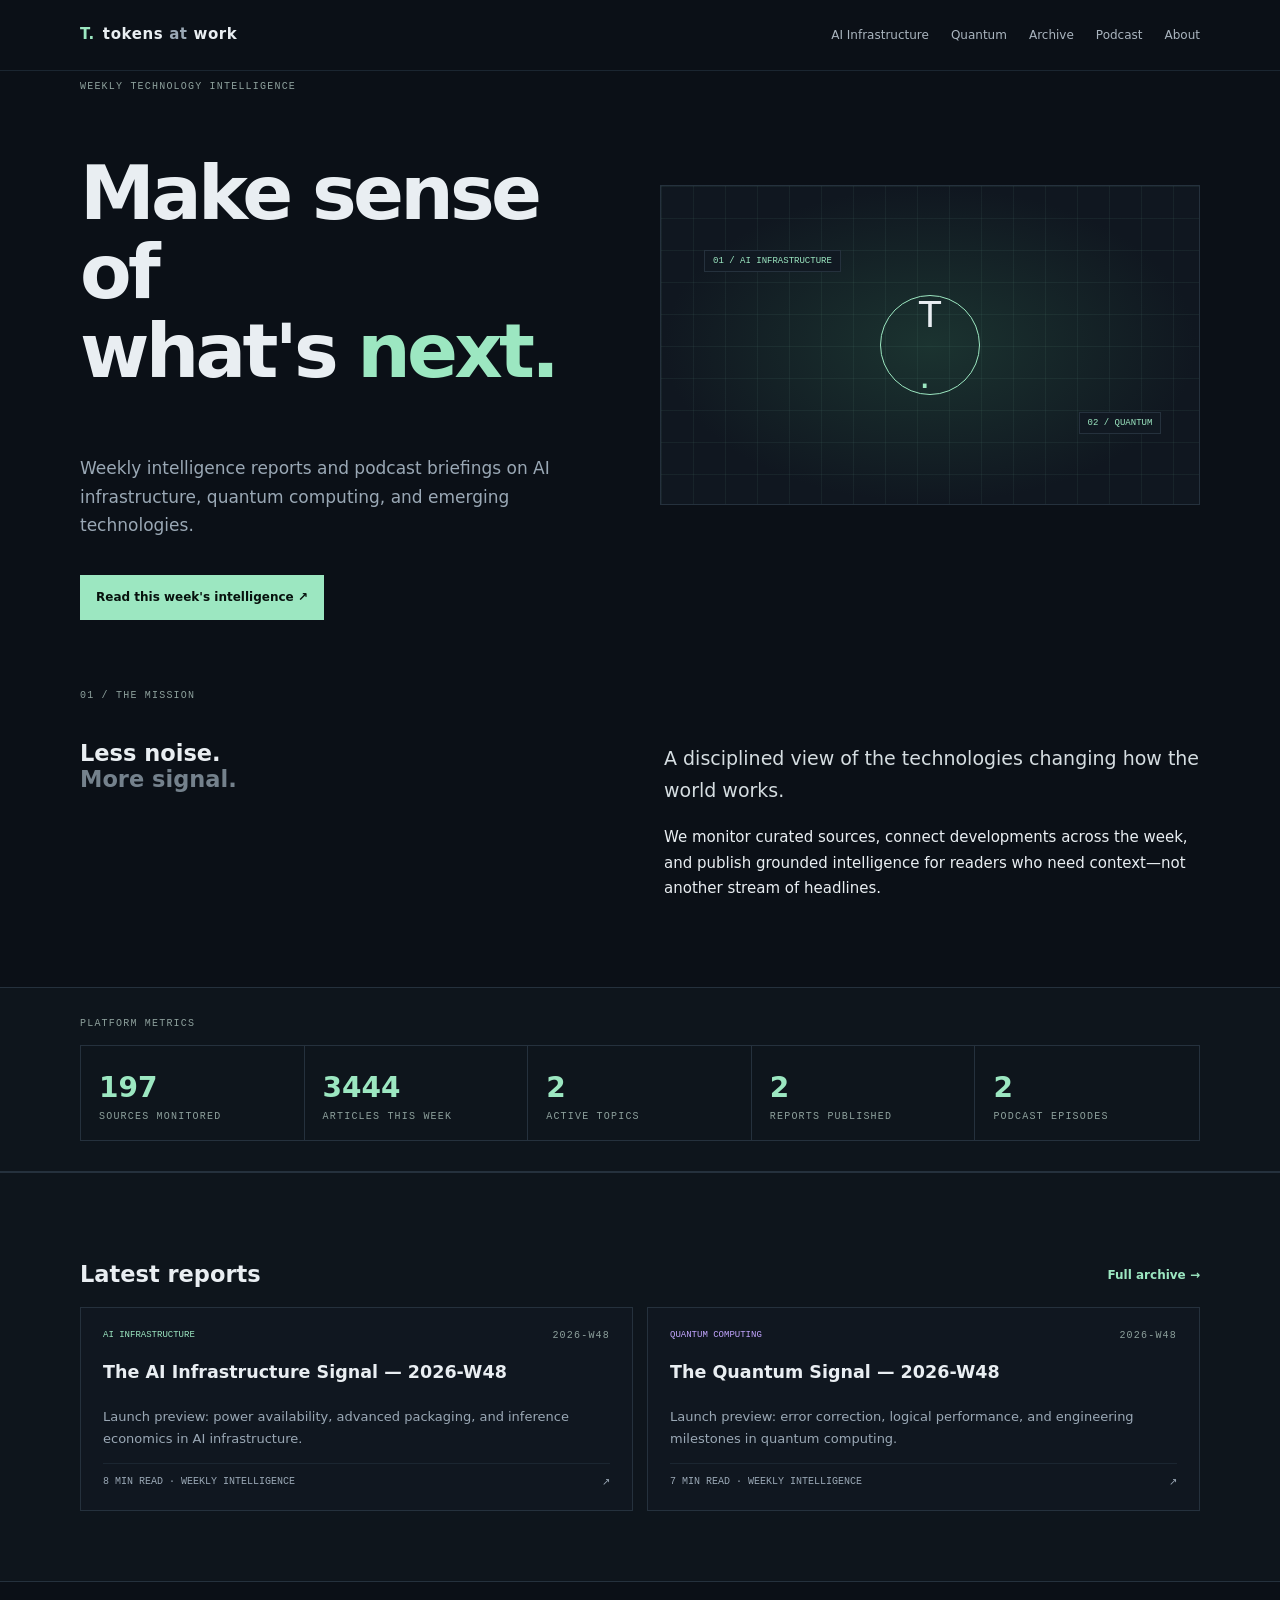
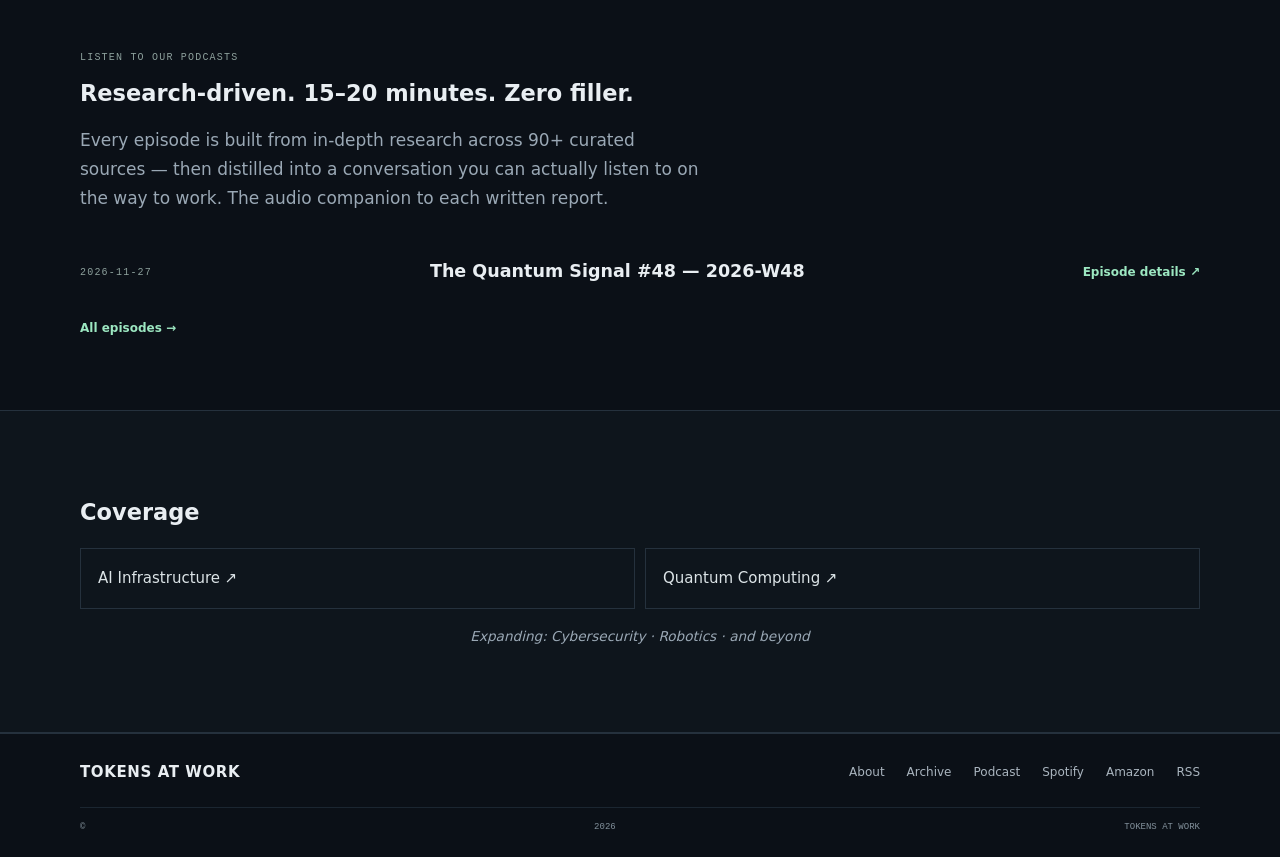
<file: index.html>
<!doctype html>
<html lang="en">
<head>
  <meta charset="utf-8">
  <meta name="viewport" content="width=device-width, initial-scale=1">
  <meta name="description" content="Weekly intelligence reports and podcast briefings on AI infrastructure, quantum computing, and emerging technologies.">
  <meta name="theme-color" content="#0b1017">
  <title>Tokens at Work — Weekly Technology Intelligence</title>
  <link rel="stylesheet" href="assets/css/styles.css">
  <script src="assets/js/main.js" defer></script>
</head>
<body>
  <a class="skip-link" href="#main">Skip to content</a>

  <header class="site-header">
    <div class="container nav-wrap">
      <a class="brand" href="index.html"><span class="brand-mark">T.</span><span>tokens <span class="brand-at">at</span> work</span></a>
      <button class="menu-toggle" aria-expanded="false" aria-controls="primary-nav" aria-label="Toggle navigation"><span></span><span></span></button>
      <nav class="primary-nav" id="primary-nav">
        <a href="ai/index.html">AI Infrastructure</a>
        <a href="quantum/index.html">Quantum</a>
        <a href="archive/index.html">Archive</a>
        <a href="podcast/index.html">Podcast</a>
        <a href="about/index.html">About</a>
      </nav>
    </div>
  </header>

  <main id="main">
    <section class="hero container">
      <div>
        <p class="eyebrow">WEEKLY TECHNOLOGY INTELLIGENCE</p>
        <h1>Make sense of<br>what's <span class="accent-text">next.</span></h1>
        <p class="hero-lede">Weekly intelligence reports and podcast briefings on AI infrastructure, quantum computing, and emerging technologies.</p>
        <a class="button button-primary" href="archive/index.html">Read this week's intelligence ↗</a>
      </div>
      <div class="hero-visual">
        <div class="visual-grid"></div>
        <div class="visual-core">T<span>.</span></div>
        <span class="signal signal-a">01 / AI INFRASTRUCTURE</span>
        <span class="signal signal-b">02 / QUANTUM</span>
      </div>
    </section>

    <section class="section container">
      <div class="section-kicker">01 / THE MISSION</div>
      <div class="mission-content">
        <h2>Less noise.<br><span class="muted">More signal.</span></h2>
        <div>
          <p class="body-large">A disciplined view of the technologies changing how the world works.</p>
          <p>We monitor curated sources, connect developments across the week, and publish grounded intelligence for readers who need context—not another stream of headlines.</p>
        </div>
      </div>
    </section>

    <section class="metrics-section">
      <div class="container">
        <div class="section-kicker">PLATFORM METRICS</div>
<div class="metrics-grid">
  <div class="metric-card"><strong data-metric="sources">—</strong><span>SOURCES MONITORED</span></div>
  <div class="metric-card"><strong data-metric="articles">—</strong><span>ARTICLES THIS WEEK</span></div>
  <div class="metric-card"><strong data-metric="topics">—</strong><span>ACTIVE TOPICS</span></div>
  <div class="metric-card"><strong data-metric="reports">—</strong><span>REPORTS PUBLISHED</span></div>
  <div class="metric-card"><strong data-metric="episodes">—</strong><span>PODCAST EPISODES</span></div>
</div>
      </div>
    </section>

    <section class="section section-border">
      <div class="container">
        <div class="section-heading">
          <h2>Latest reports</h2>
          <a class="text-link" href="archive/index.html">Full archive →</a>
        </div>
        <div class="report-grid" data-report-list data-limit="2"><p>Loading reports…</p></div>
      </div>
    </section>

    <section class="section container">
      <div class="section-kicker">LISTEN TO OUR PODCASTS</div>
      <h2>Research-driven. 15–20 minutes. Zero filler.</h2>
      <p class="hero-lede">Every episode is built from in-depth research across 90+ curated sources — then distilled into a conversation you can actually listen to on the way to work. The audio companion to each written report.</p>
      <div data-latest-episode><p>Loading latest episode…</p></div>
      <a class="text-link" href="podcast/index.html">All episodes →</a>
    </section>

    <section class="section section-border">
      <div class="container">
        <h2>Coverage</h2>
        <div class="topics-grid">
          <a class="topic-tile" href="ai/index.html">AI Infrastructure ↗</a>
          <a class="topic-tile" href="quantum/index.html">Quantum Computing ↗</a>
        </div>
        <p class="expanding">Expanding: Cybersecurity · Robotics · and beyond</p>
      </div>
    </section>
  </main>

<footer class="site-footer">
  <div class="container footer-main">
    <a class="brand" href="index.html">TOKENS AT WORK</a>
    <div class="footer-links">
      <a href="about/index.html">About</a>
      <a href="archive/index.html">Archive</a>
      <a href="podcast/index.html">Podcast</a>
      <a href="https://open.spotify.com/show/3bOcmE7u4HKrQO4NXwn1r5" target="_blank" rel="noopener">Spotify</a>
      <a href="https://music.amazon.com/podcasts/a71db7b2-f0c7-4c31-a400-b7e5cb474611/tokens-at-work" target="_blank" rel="noopener">Amazon</a>
      <a href="https://media.rss.com/tokens-at-work/feed.xml" target="_blank" rel="noopener">RSS</a>
    </div>
  </div>
  <div class="container footer-bottom">© <span data-year>2026</span> TOKENS AT WORK</div>
</footer>   
</body>
</html>
</file>
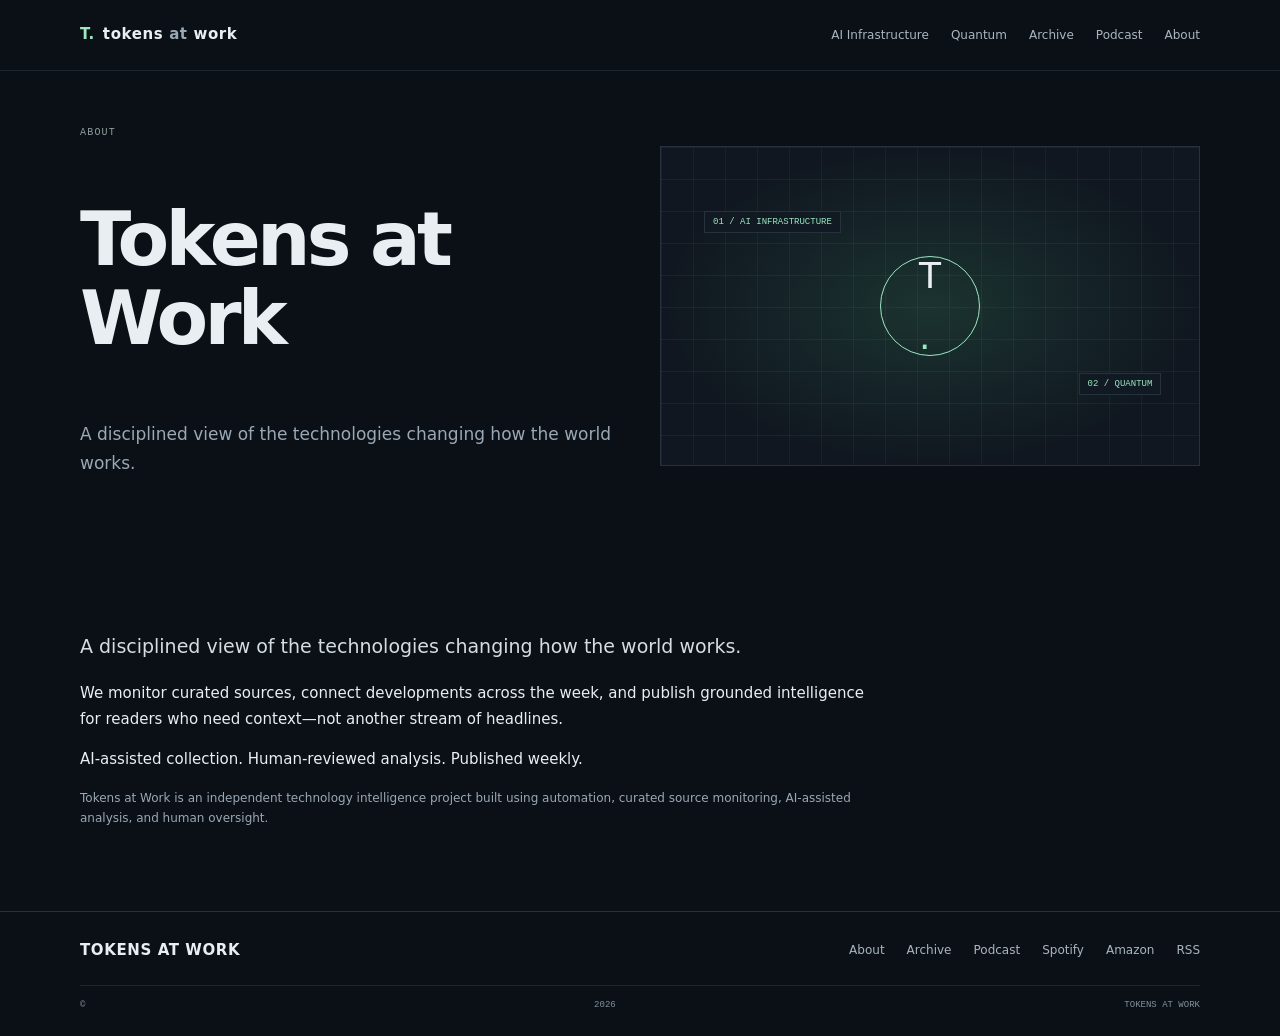
<file: about/index.html>
<!doctype html>
<html lang="en">
<head>
  <meta charset="utf-8">
  <meta name="viewport" content="width=device-width, initial-scale=1">
  <title>About — Tokens at Work</title>
  <link rel="stylesheet" href="../assets/css/styles.css">
  <script src="../assets/js/main.js" defer></script>
</head>
<body>
  <a class="skip-link" href="#main">Skip to content</a>
  <header class="site-header">
    <div class="container nav-wrap">
      <a class="brand" href="../index.html"><span class="brand-mark">T.</span><span>tokens <span class="brand-at">at</span> work</span></a>
      <nav class="primary-nav" id="primary-nav">
        <a href="../ai/index.html">AI Infrastructure</a>
        <a href="../quantum/index.html">Quantum</a>
        <a href="../archive/index.html">Archive</a>
        <a href="../podcast/index.html">Podcast</a>
        <a href="../about/index.html">About</a>
      </nav>
    </div>
  </header>
  <main id="main">
    <section class="hero container">
      <div>
        <p class="eyebrow">ABOUT</p>
        <h1>Tokens at Work</h1>
        <p class="hero-lede">A disciplined view of the technologies changing how the world works.</p>
      </div>
      <div class="hero-visual">
        <div class="visual-grid"></div>
        <div class="visual-core">T<span>.</span></div>
        <span class="signal signal-a">01 / AI INFRASTRUCTURE</span>
        <span class="signal signal-b">02 / QUANTUM</span>
      </div>
    </section>
    <section class="section container">
      <div class="report-document">
        <p class="body-large">A disciplined view of the technologies changing how the world works.</p>
        <p>We monitor curated sources, connect developments across the week, and publish grounded intelligence for readers who need context—not another stream of headlines.</p>
        <p>AI-assisted collection. Human-reviewed analysis. Published weekly.</p>
        <p class="sample-note">Tokens at Work is an independent technology intelligence project built using automation, curated source monitoring, AI-assisted analysis, and human oversight.</p>
      </div>
    </section>
  </main>
  <footer class="site-footer">
  <div class="container footer-main">
    <a class="brand" href="../index.html">TOKENS AT WORK</a>
    <div class="footer-links">
      <a href="../about/index.html">About</a>
      <a href="../archive/index.html">Archive</a>
      <a href="../podcast/index.html">Podcast</a>
      <a href="https://open.spotify.com/show/3bOcmE7u4HKrQO4NXwn1r5" target="_blank" rel="noopener">Spotify</a>
      <a href="https://music.amazon.com/podcasts/a71db7b2-f0c7-4c31-a400-b7e5cb474611/tokens-at-work" target="_blank" rel="noopener">Amazon</a>
      <a href="https://media.rss.com/tokens-at-work/feed.xml" target="_blank" rel="noopener">RSS</a>
    </div>
  </div>
  <div class="container footer-bottom">© <span data-year>2026</span> TOKENS AT WORK</div>
</footer>   
</body>
</html>
</file>
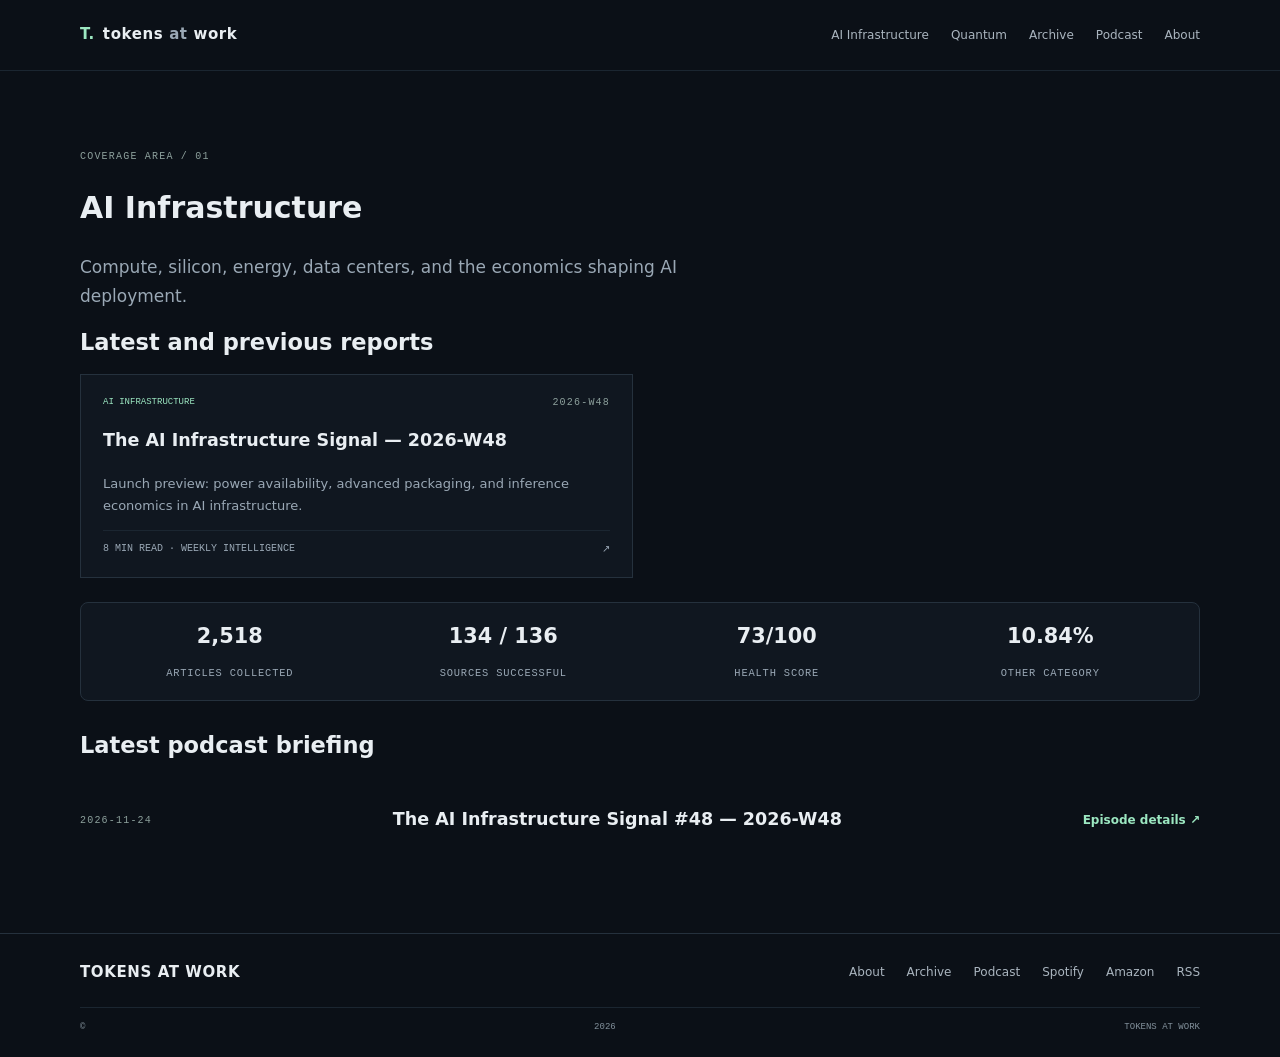
<file: ai/index.html>
<!doctype html>
<html lang="en">
<head>
  <meta charset="utf-8">
  <meta name="viewport" content="width=device-width, initial-scale=1">
  <title>AI Infrastructure — Tokens at Work</title>
  <link rel="stylesheet" href="../assets/css/styles.css">
  <script src="../assets/js/main.js" defer></script>
</head>
<body>
  <a class="skip-link" href="#main">Skip to content</a>
  <header class="site-header">
    <div class="container nav-wrap">
      <a class="brand" href="../index.html"><span class="brand-mark">T.</span><span>tokens <span class="brand-at">at</span> work</span></a>
      <nav class="primary-nav" id="primary-nav">
        <a href="index.html">AI Infrastructure</a>
        <a href="../quantum/index.html">Quantum</a>
        <a href="../archive/index.html">Archive</a>
        <a href="../podcast/index.html">Podcast</a>
        <a href="../about/index.html">About</a>
      </nav>
    </div>
  </header>
  <main id="main" class="container section">
    <p class="eyebrow">COVERAGE AREA / 01</p>
    <h1>AI Infrastructure</h1>
    <p class="hero-lede">Compute, silicon, energy, data centers, and the economics shaping AI deployment.</p>
    <h2>Latest and previous reports</h2>
    <div data-topic-reports="ai"><p>Loading reports…</p></div>
    <div data-report-metrics="ai"></div>   
    <h2>Latest podcast briefing</h2>
    <div data-topic-episode="ai"><p>Briefing details will appear here.</p></div>
  </main>
  <footer class="site-footer">
    <div class="container footer-main">
      <a class="brand" href="../index.html">TOKENS AT WORK</a>
      <div class="footer-links">
        <a href="../about/index.html">About</a>
        <a href="../archive/index.html">Archive</a>
        <a href="../podcast/index.html">Podcast</a>
        <a href="https://open.spotify.com/show/3bOcmE7u4HKrQO4NXwn1r5" target="_blank" rel="noopener">Spotify</a>
        <a href="https://music.amazon.com/podcasts/a71db7b2-f0c7-4c31-a400-b7e5cb474611/tokens-at-work" target="_blank" rel="noopener">Amazon</a>
        <a href="https://media.rss.com/tokens-at-work/feed.xml" target="_blank" rel="noopener">RSS</a>
      </div>
    </div>
    <div class="container footer-bottom">© <span data-year>2026</span> TOKENS AT WORK</div>
  </footer>
</body>
</html>
</file>
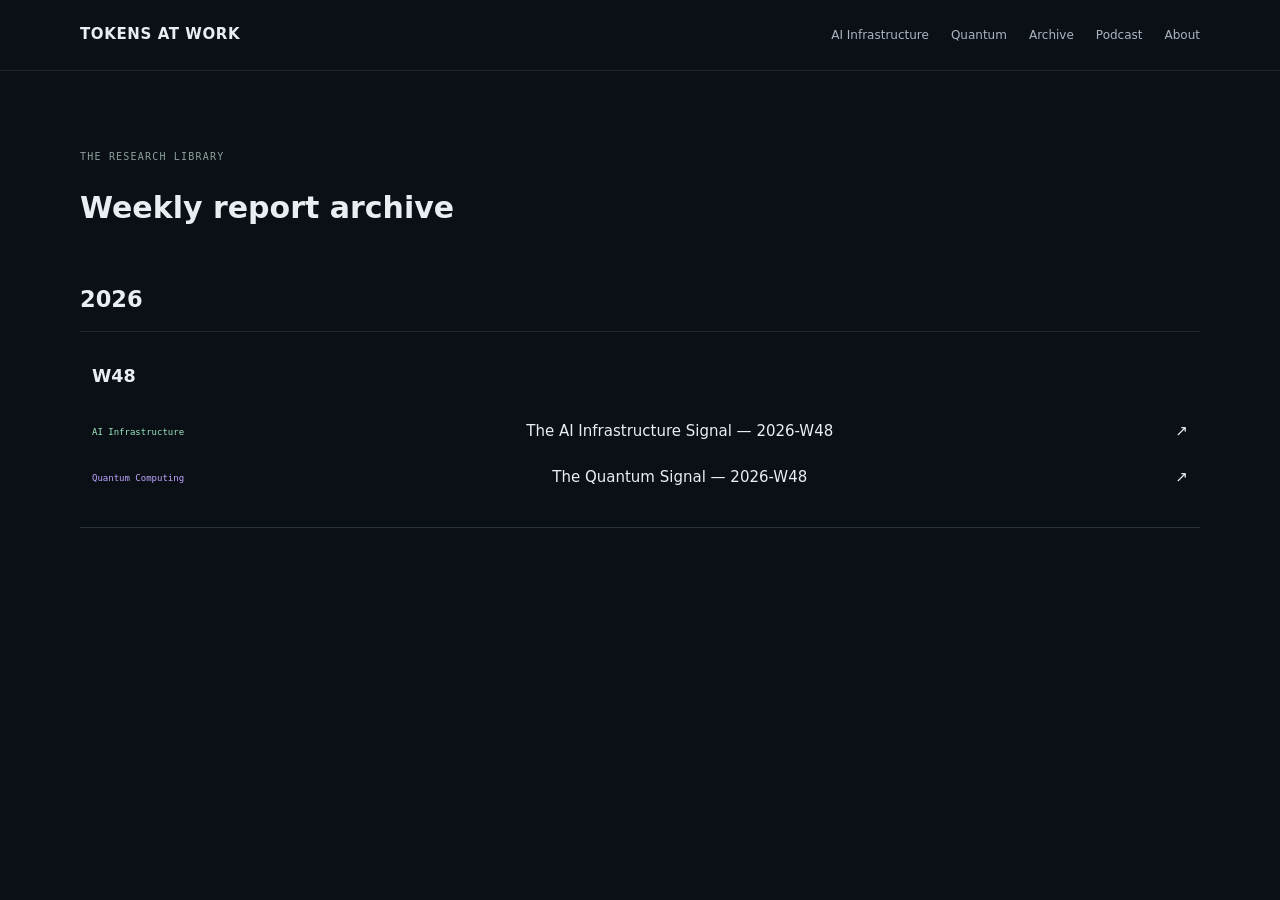
<file: archive/index.html>
<!doctype html>
<html lang="en"><head><meta charset="utf-8"><meta name="viewport" content="width=device-width, initial-scale=1"><title>Report Archive — Tokens at Work</title><link rel="stylesheet" href="../assets/css/styles.css"><script src="../assets/js/main.js" defer></script></head><body><header class="site-header"><div class="container nav-wrap"><a class="brand" href="../index.html">TOKENS AT WORK</a><nav class="primary-nav"><a href="../ai/index.html">AI Infrastructure</a><a href="../quantum/index.html">Quantum</a><a href="index.html">Archive</a><a href="../podcast/index.html">Podcast</a><a href="../about/index.html">About</a></nav></div></header><main class="container section"><p class="eyebrow">THE RESEARCH LIBRARY</p><h1>Weekly report archive</h1><div data-archive><p>Loading archive…</p></div></main></body></html>
</file>
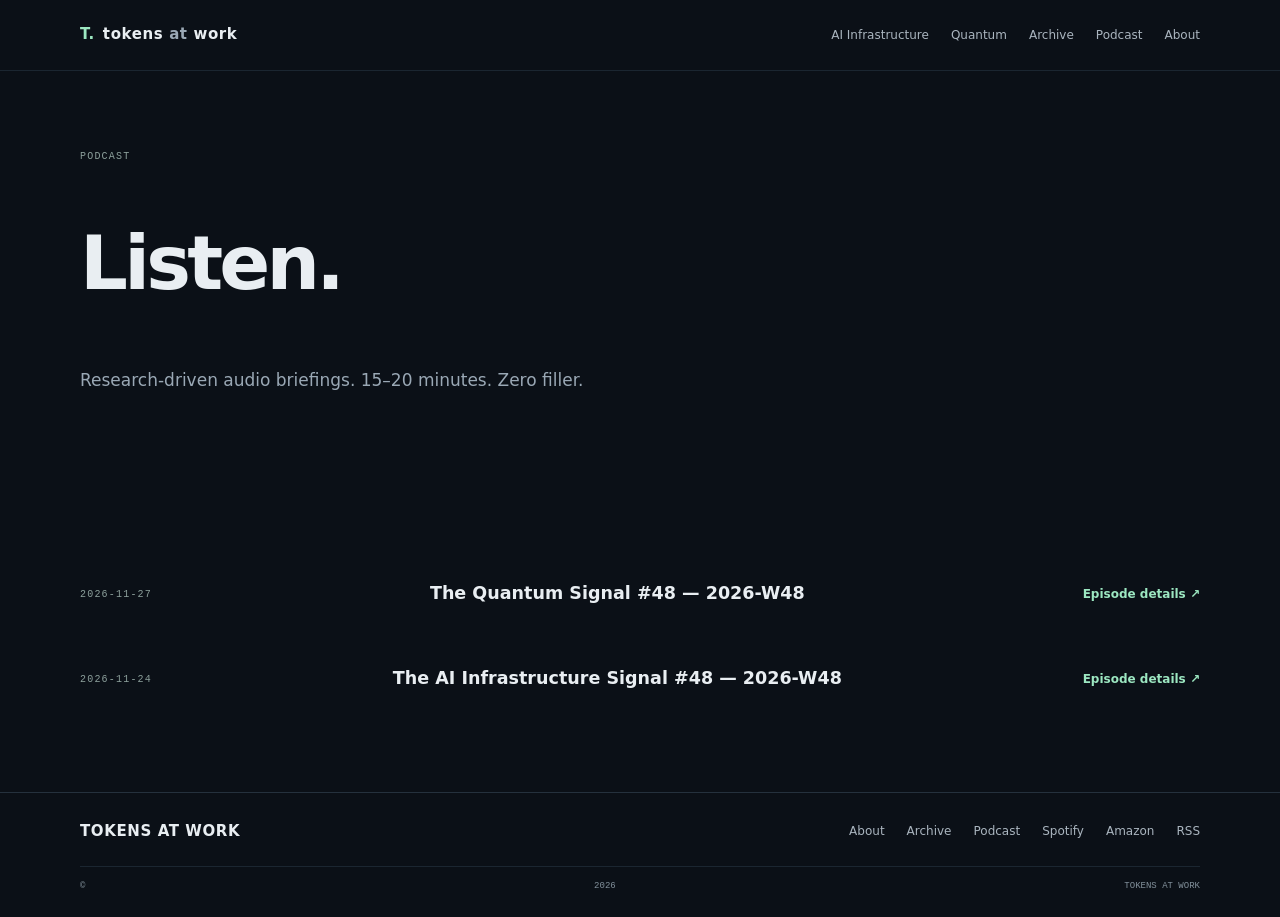
<file: podcast/index.html>
<!doctype html>
<html lang="en">
<head>
  <meta charset="utf-8">
  <meta name="viewport" content="width=device-width, initial-scale=1">
  <title>Podcast — Tokens at Work</title>
  <link rel="stylesheet" href="../assets/css/styles.css">
  <script src="../assets/js/main.js" defer></script>
</head>
<body>
  <a class="skip-link" href="#main">Skip to content</a>
  <header class="site-header">
    <div class="container nav-wrap">
      <a class="brand" href="../index.html"><span class="brand-mark">T.</span><span>tokens <span class="brand-at">at</span> work</span></a>
      <nav class="primary-nav" id="primary-nav">
        <a href="../ai/index.html">AI Infrastructure</a>
        <a href="../quantum/index.html">Quantum</a>
        <a href="../archive/index.html">Archive</a>
        <a href="../podcast/index.html">Podcast</a>
        <a href="../about/index.html">About</a>
      </nav>
    </div>
  </header>
  <main id="main">
    <section class="page-hero container">
      <p class="eyebrow">PODCAST</p>
      <h1>Listen.</h1>
      <p class="hero-lede">Research-driven audio briefings. 15–20 minutes. Zero filler.</p>
    </section>
    <section class="section container">
      <div data-episode-list><p>Loading episodes…</p></div>
    </section>
  </main>
<footer class="site-footer">
  <div class="container footer-main">
    <a class="brand" href="../index.html">TOKENS AT WORK</a>
    <div class="footer-links">
      <a href="../about/index.html">About</a>
      <a href="../archive/index.html">Archive</a>
      <a href="../podcast/index.html">Podcast</a>
      <a href="https://open.spotify.com/show/3bOcmE7u4HKrQO4NXwn1r5" target="_blank" rel="noopener">Spotify</a>
      <a href="https://music.amazon.com/podcasts/a71db7b2-f0c7-4c31-a400-b7e5cb474611/tokens-at-work" target="_blank" rel="noopener">Amazon</a>
      <a href="https://media.rss.com/tokens-at-work/feed.xml" target="_blank" rel="noopener">RSS</a>
    </div>
  </div>
  <div class="container footer-bottom">© <span data-year>2026</span> TOKENS AT WORK</div>
</footer>   
</body>
</html>
</file>
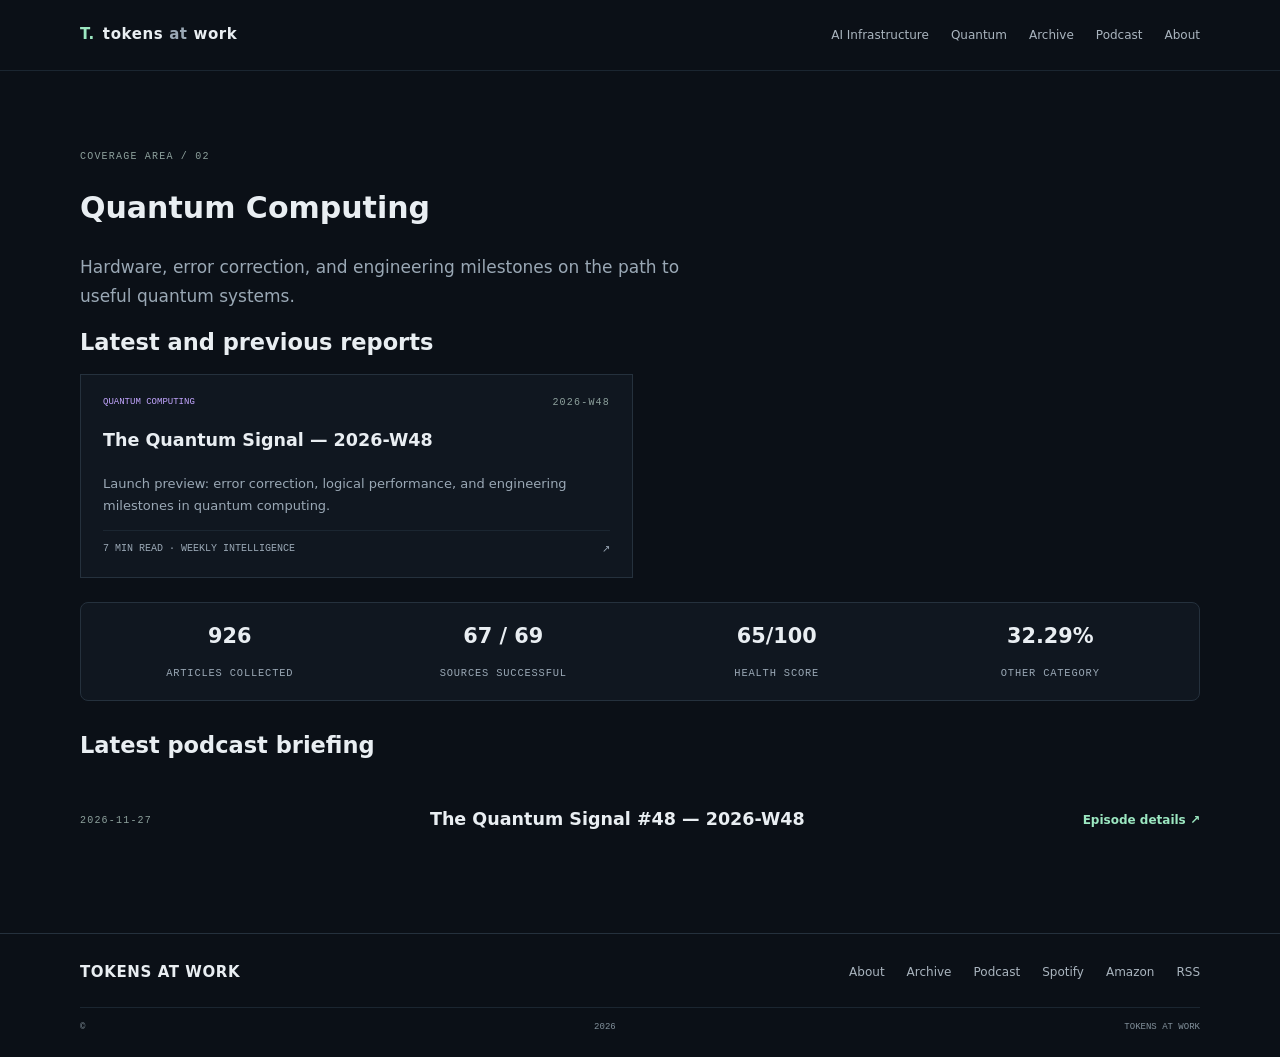
<file: quantum/index.html>
<!doctype html>
<html lang="en">
<head>
  <meta charset="utf-8">
  <meta name="viewport" content="width=device-width, initial-scale=1">
  <title>Quantum Computing — Tokens at Work</title>
  <link rel="stylesheet" href="../assets/css/styles.css">
  <script src="../assets/js/main.js" defer></script>
</head>
<body>
  <a class="skip-link" href="#main">Skip to content</a>
  <header class="site-header">
    <div class="container nav-wrap">
      <a class="brand" href="../index.html"><span class="brand-mark">T.</span><span>tokens <span class="brand-at">at</span> work</span></a>
      <nav class="primary-nav" id="primary-nav">
        <a href="../ai/index.html">AI Infrastructure</a>
        <a href="index.html">Quantum</a>
        <a href="../archive/index.html">Archive</a>
        <a href="../podcast/index.html">Podcast</a>
        <a href="../about/index.html">About</a>
      </nav>
    </div>
  </header>
  <main id="main" class="container section">
    <p class="eyebrow">COVERAGE AREA / 02</p>
    <h1>Quantum Computing</h1>
    <p class="hero-lede">Hardware, error correction, and engineering milestones on the path to useful quantum systems.</p>
    <h2>Latest and previous reports</h2>
    <div data-topic-reports="quantum"><p>Loading reports…</p></div>
    <div data-report-metrics="quantum"></div>   
    <h2>Latest podcast briefing</h2>
    <div data-topic-episode="quantum"><p>Briefing details will appear here.</p></div>
  </main>
  <footer class="site-footer">
    <div class="container footer-main">
      <a class="brand" href="../index.html">TOKENS AT WORK</a>
      <div class="footer-links">
        <a href="../about/index.html">About</a>
        <a href="../archive/index.html">Archive</a>
        <a href="../podcast/index.html">Podcast</a>
        <a href="https://open.spotify.com/show/3bOcmE7u4HKrQO4NXwn1r5" target="_blank" rel="noopener">Spotify</a>
        <a href="https://music.amazon.com/podcasts/a71db7b2-f0c7-4c31-a400-b7e5cb474611/tokens-at-work" target="_blank" rel="noopener">Amazon</a>
        <a href="https://media.rss.com/tokens-at-work/feed.xml" target="_blank" rel="noopener">RSS</a>
      </div>
    </div>
    <div class="container footer-bottom">© <span data-year>2026</span> TOKENS AT WORK</div>
  </footer>
</body>
</html>
</file>
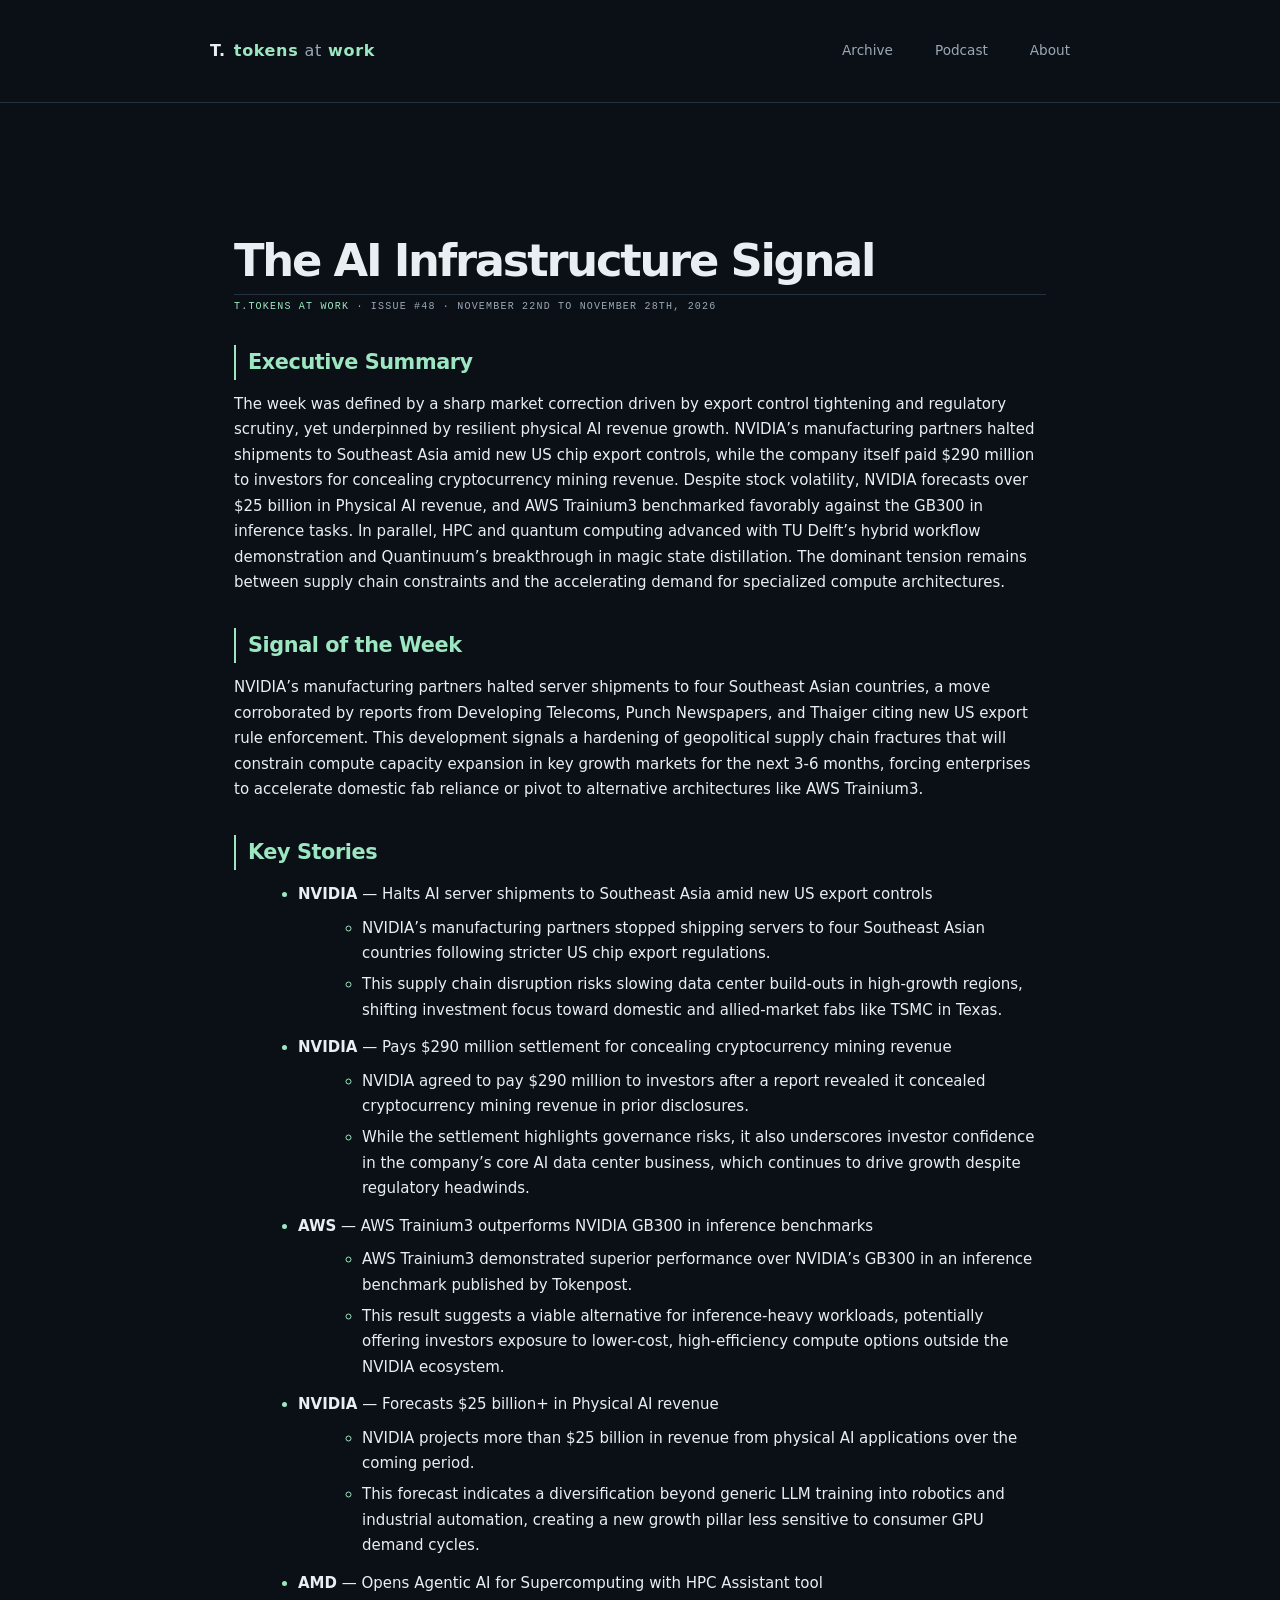
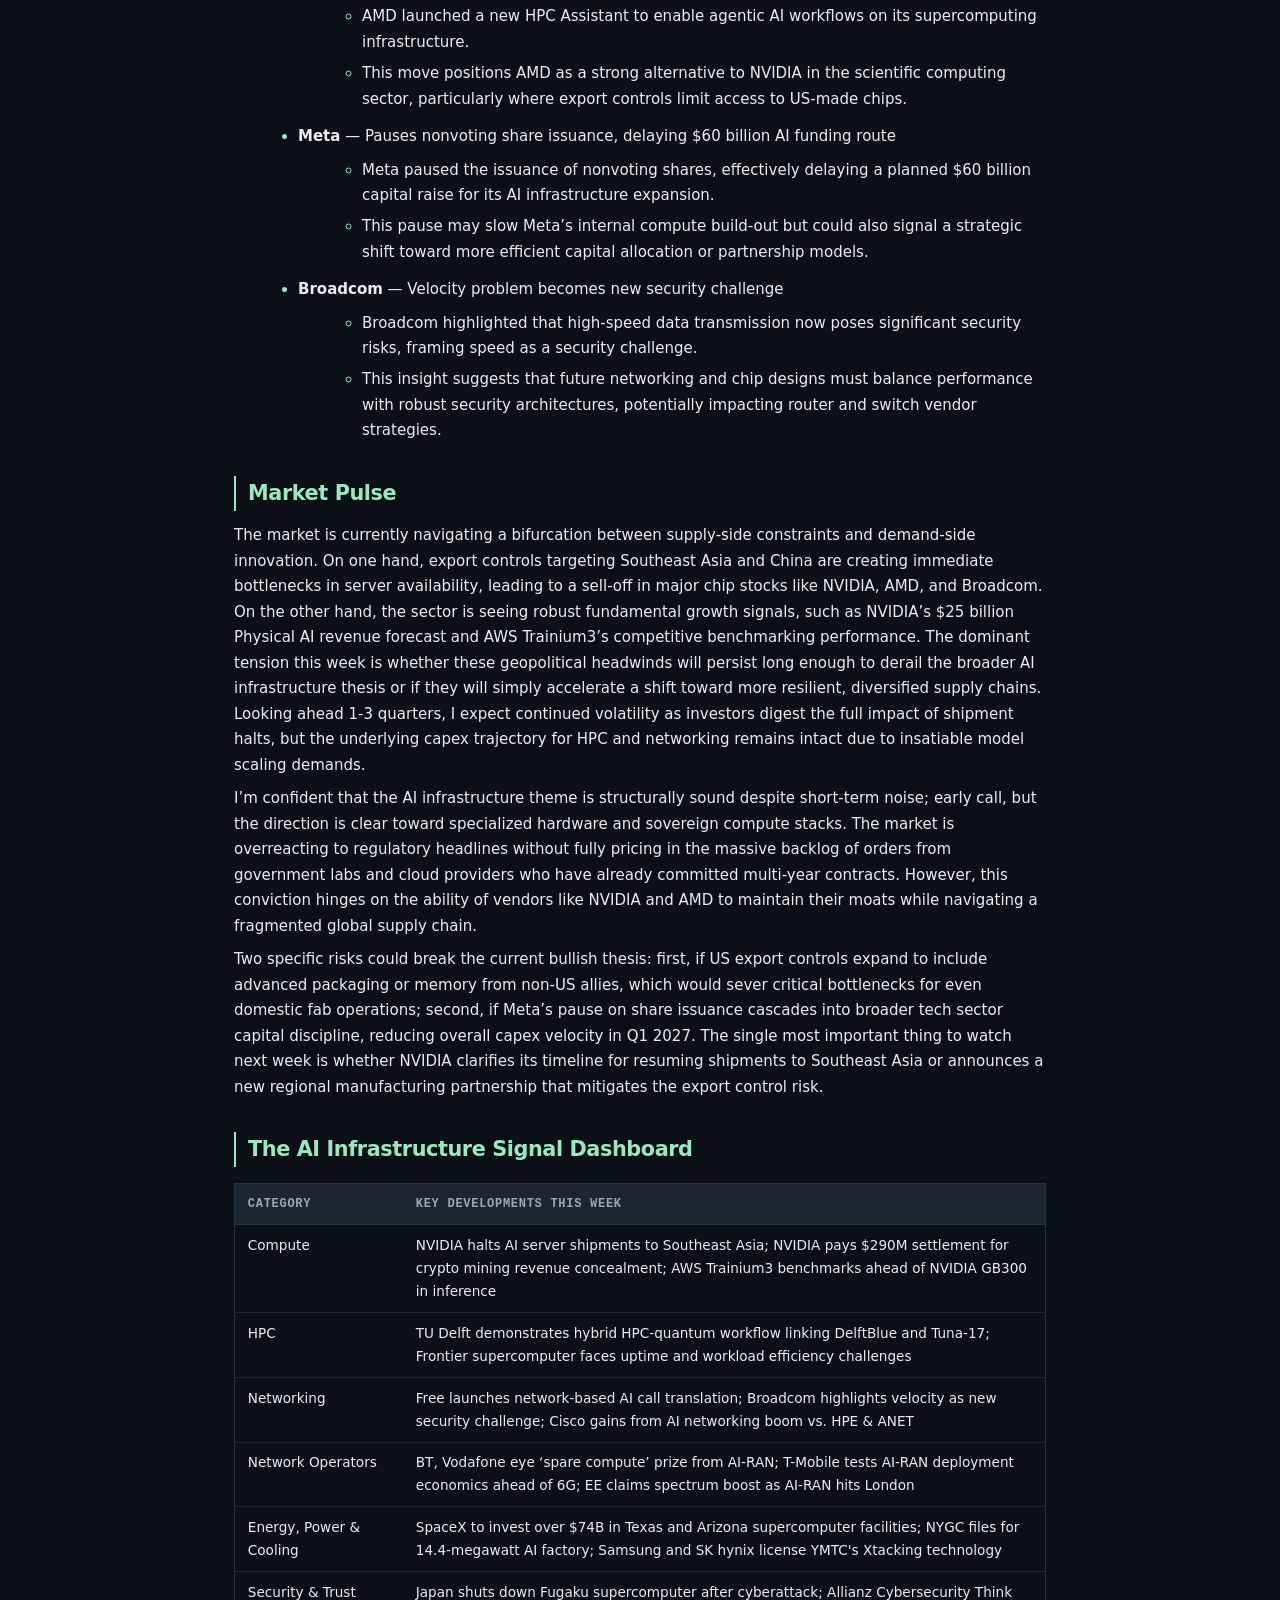
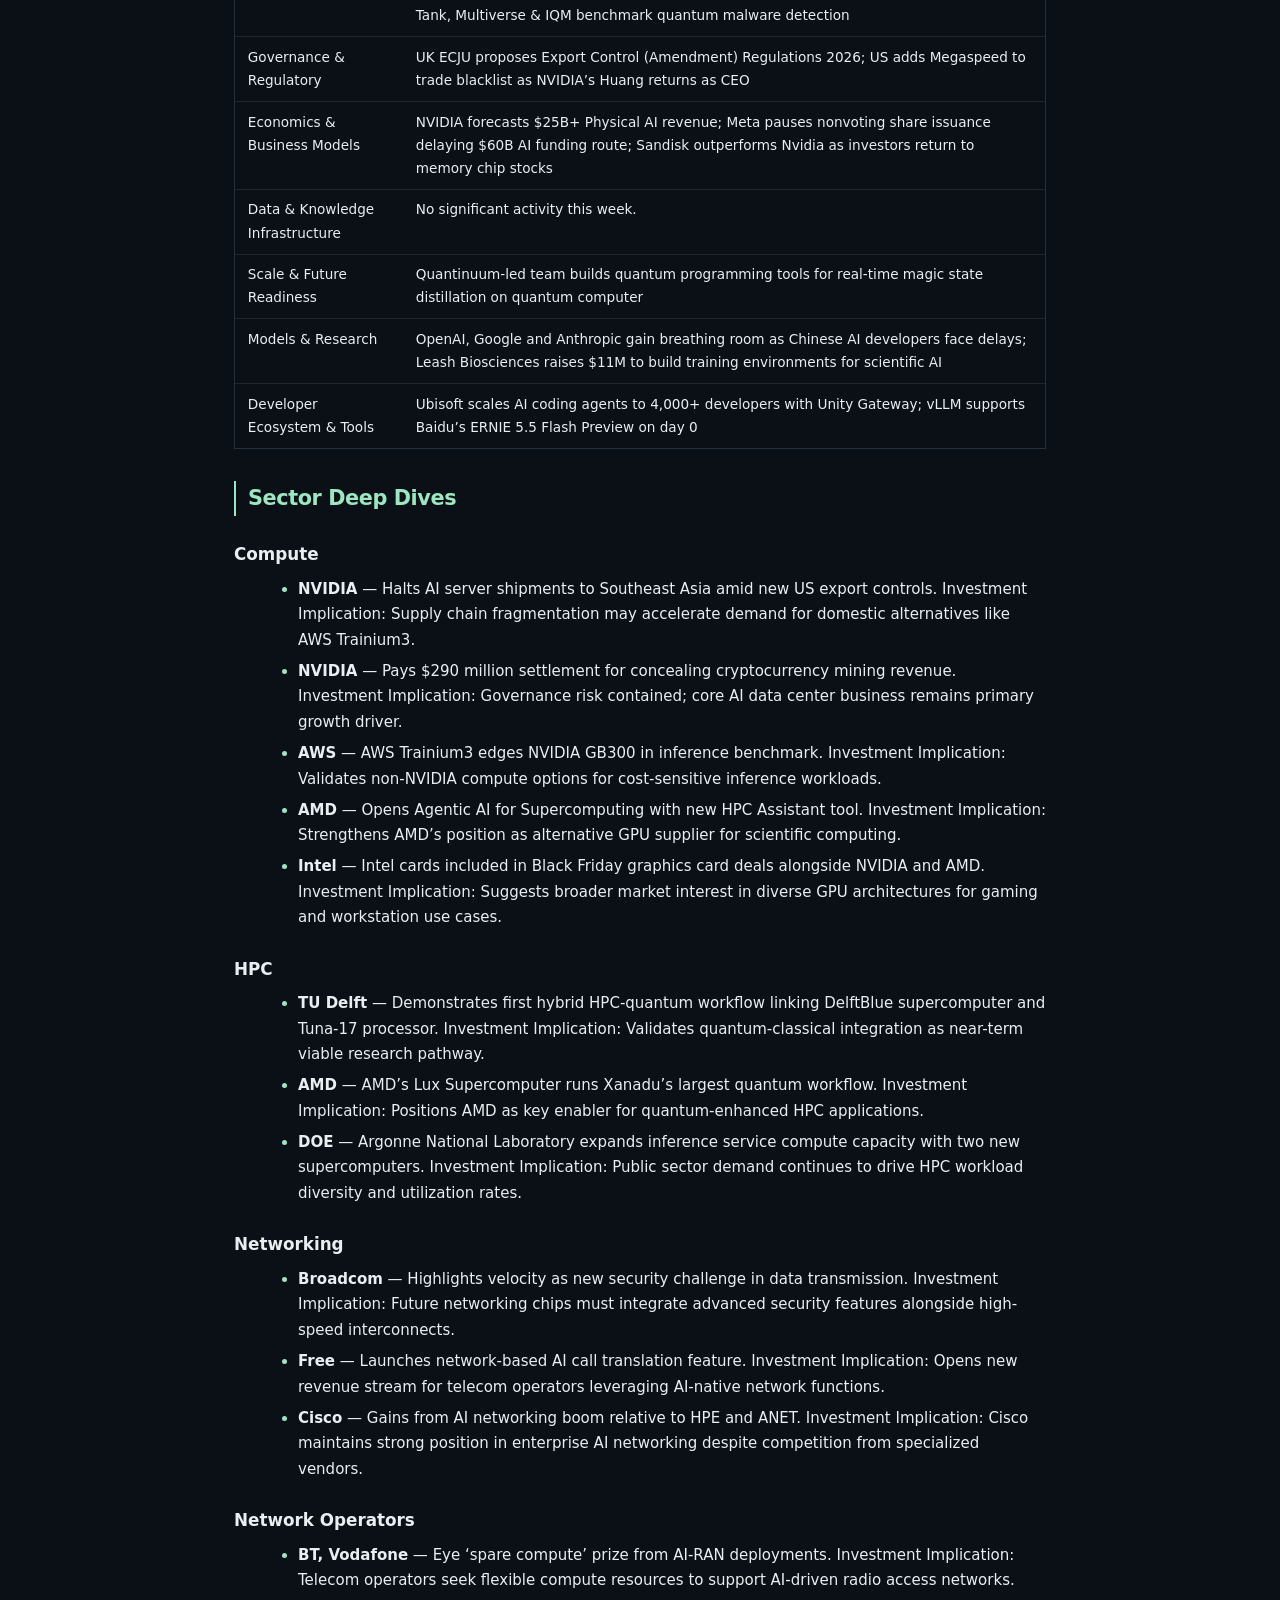
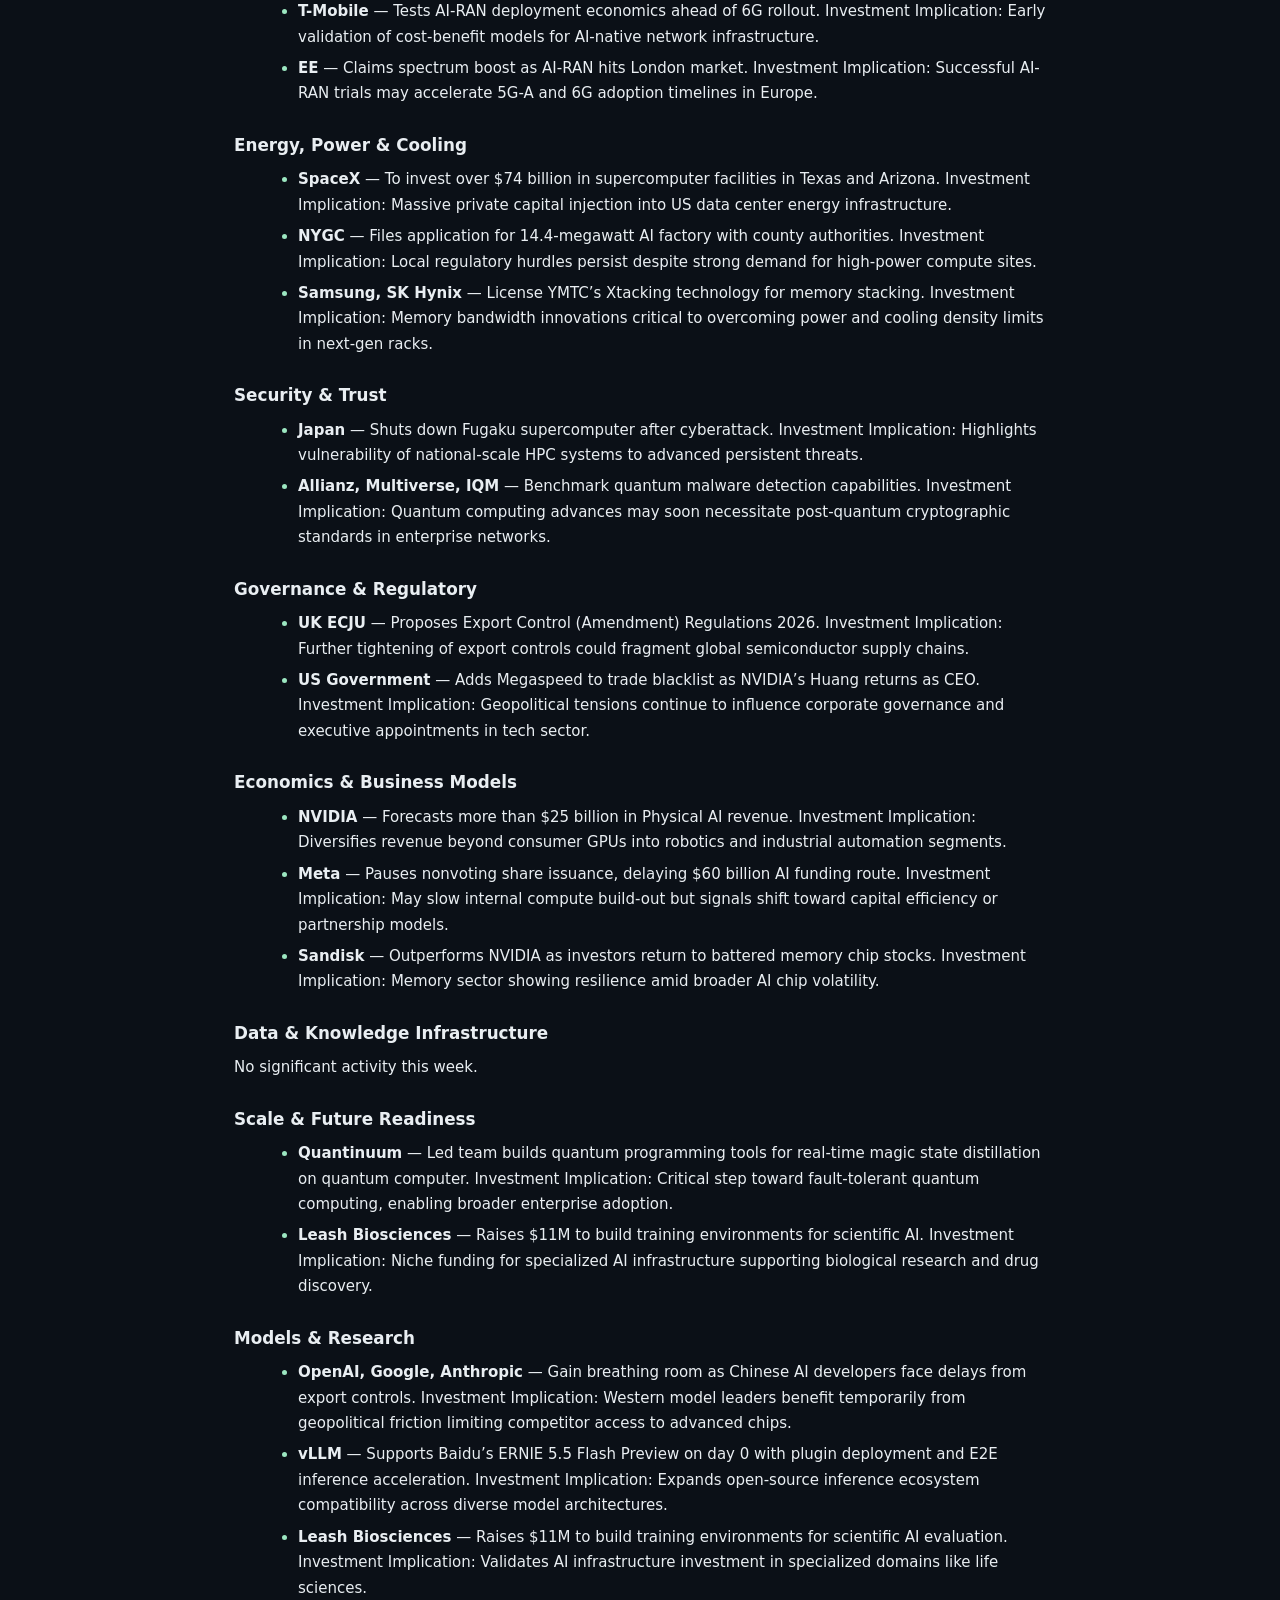
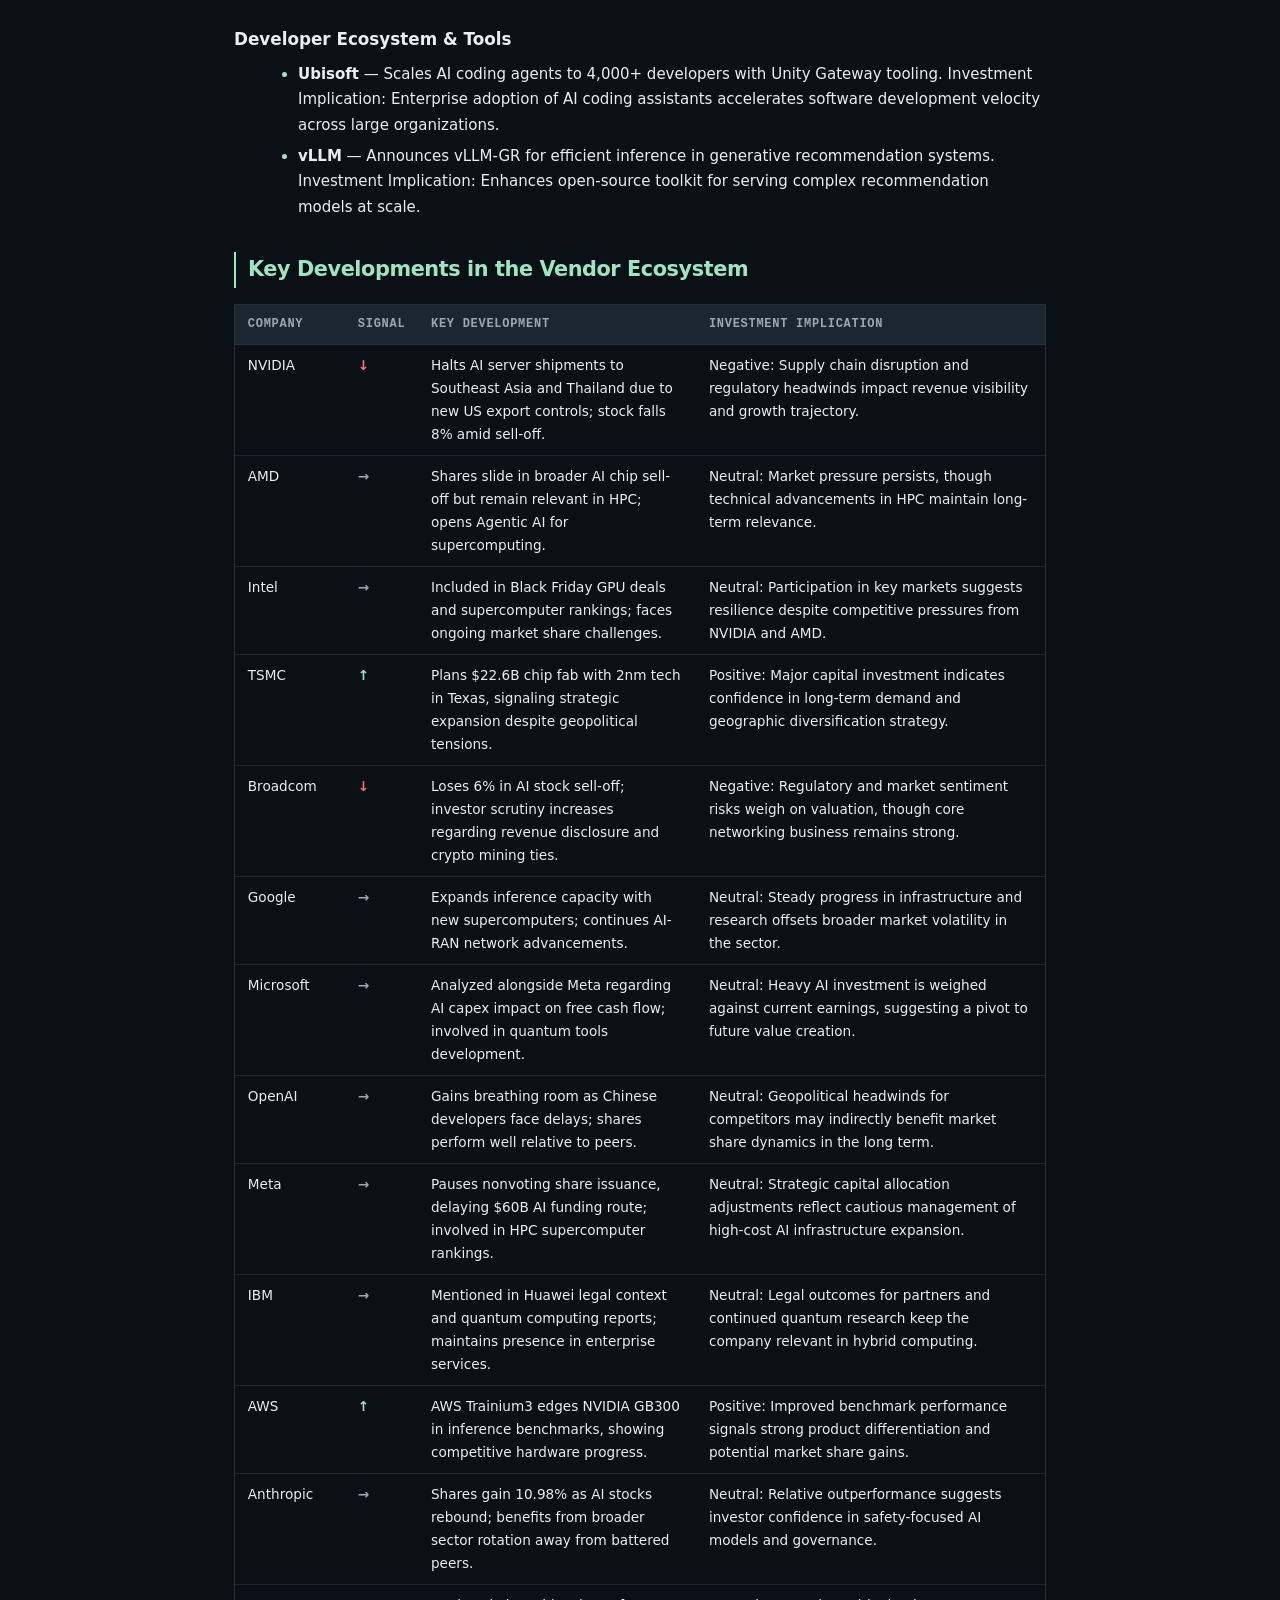
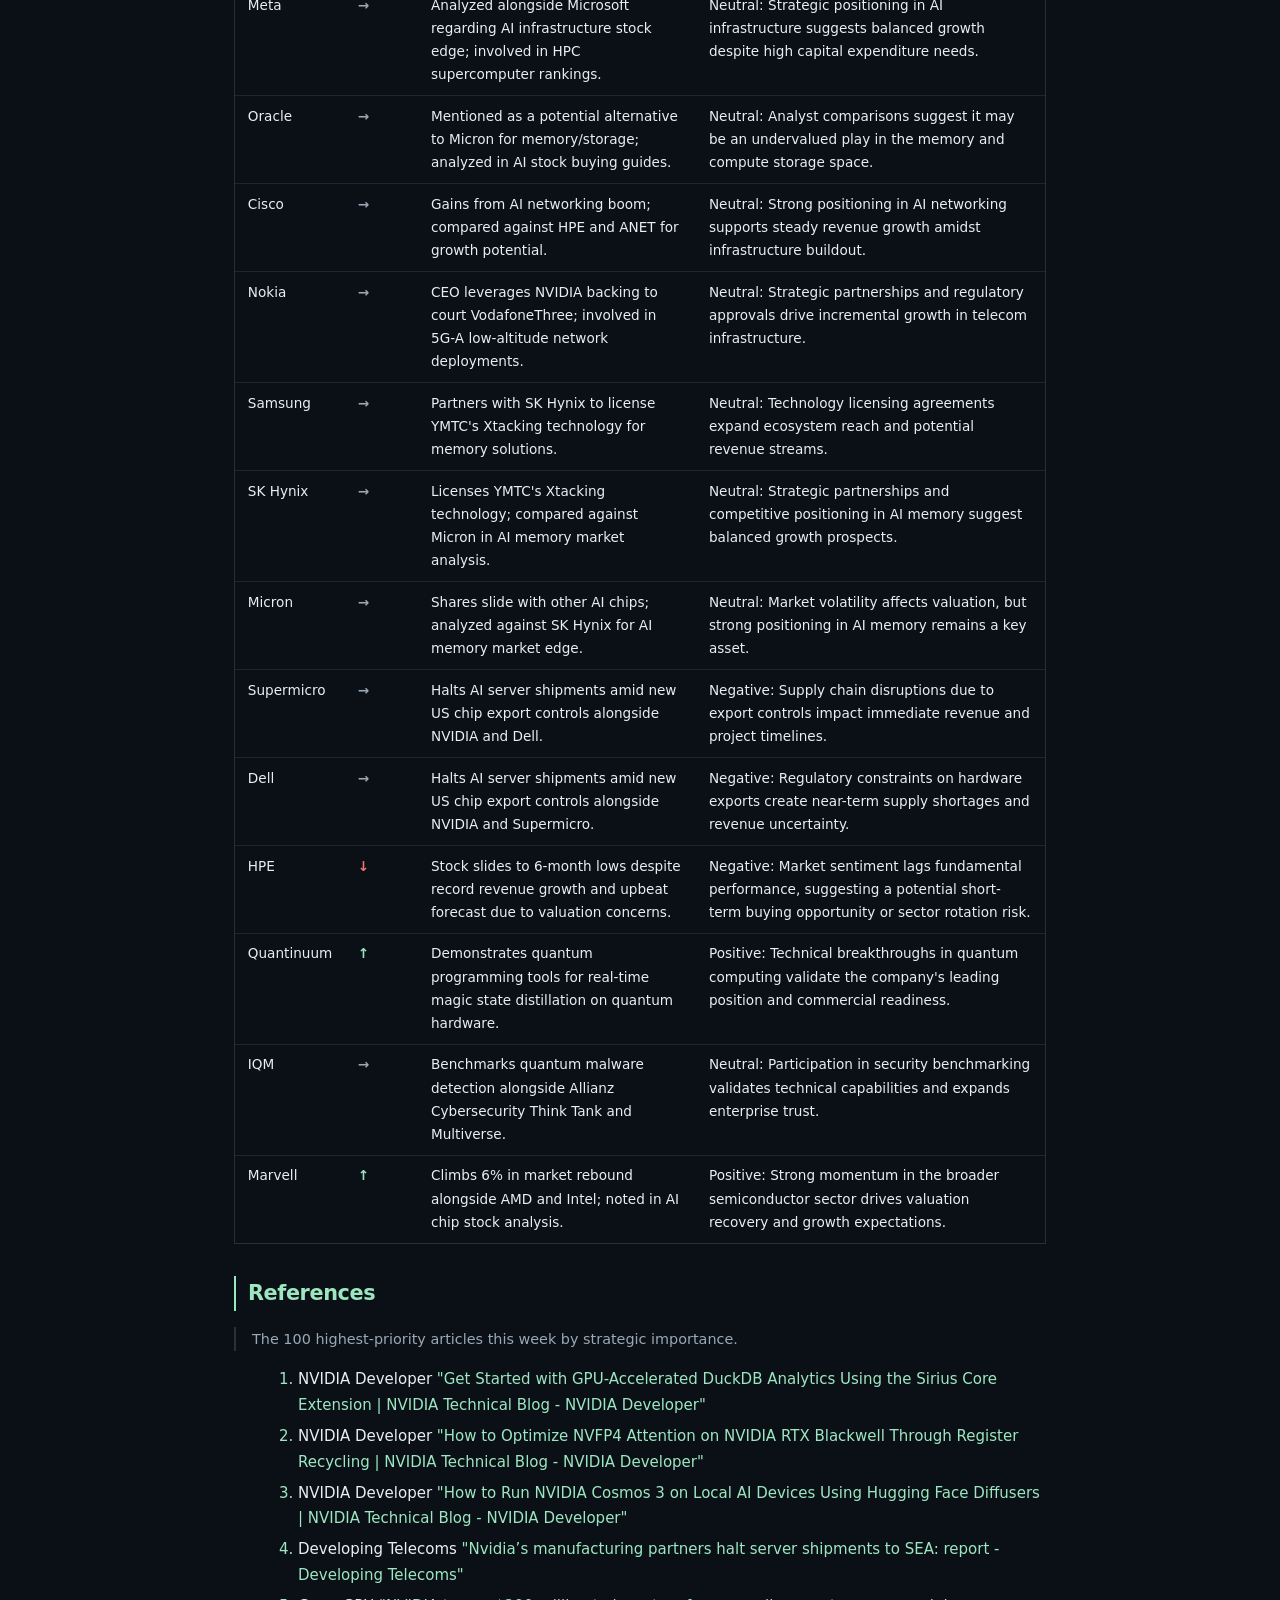
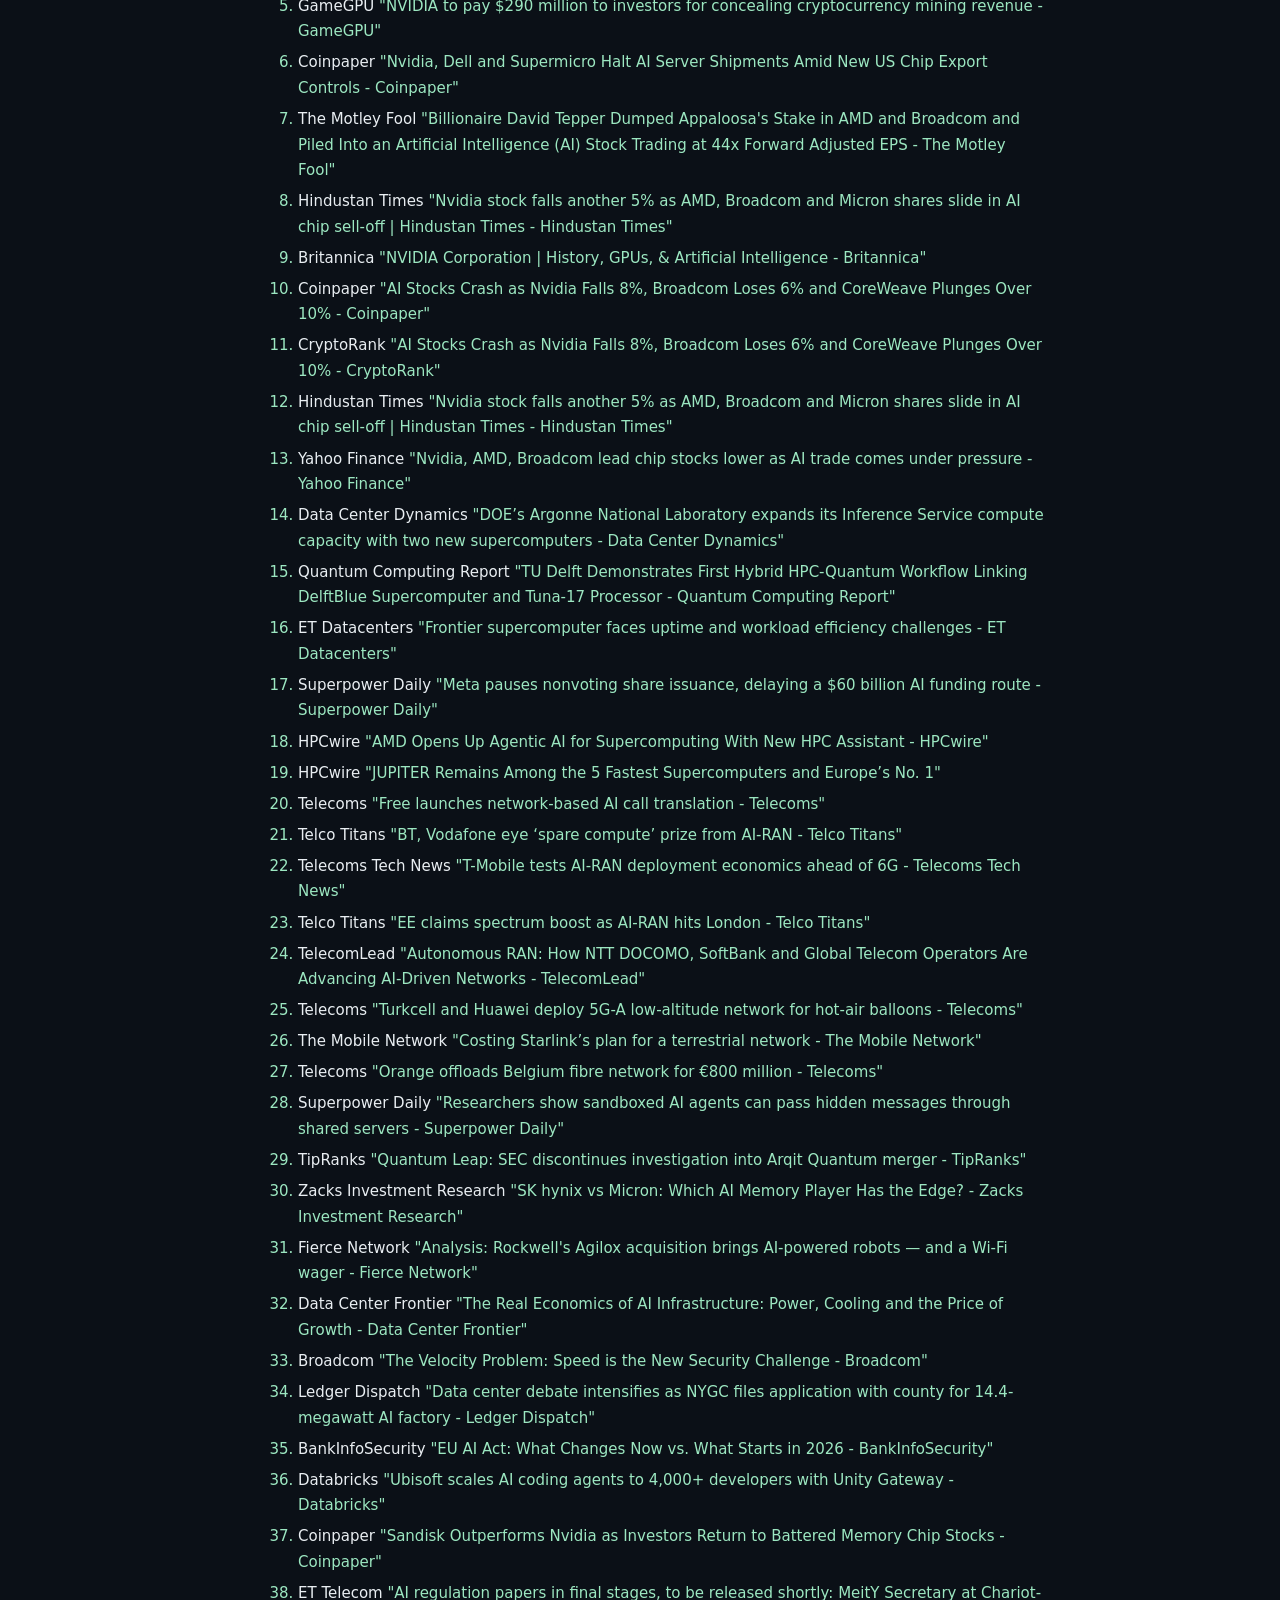
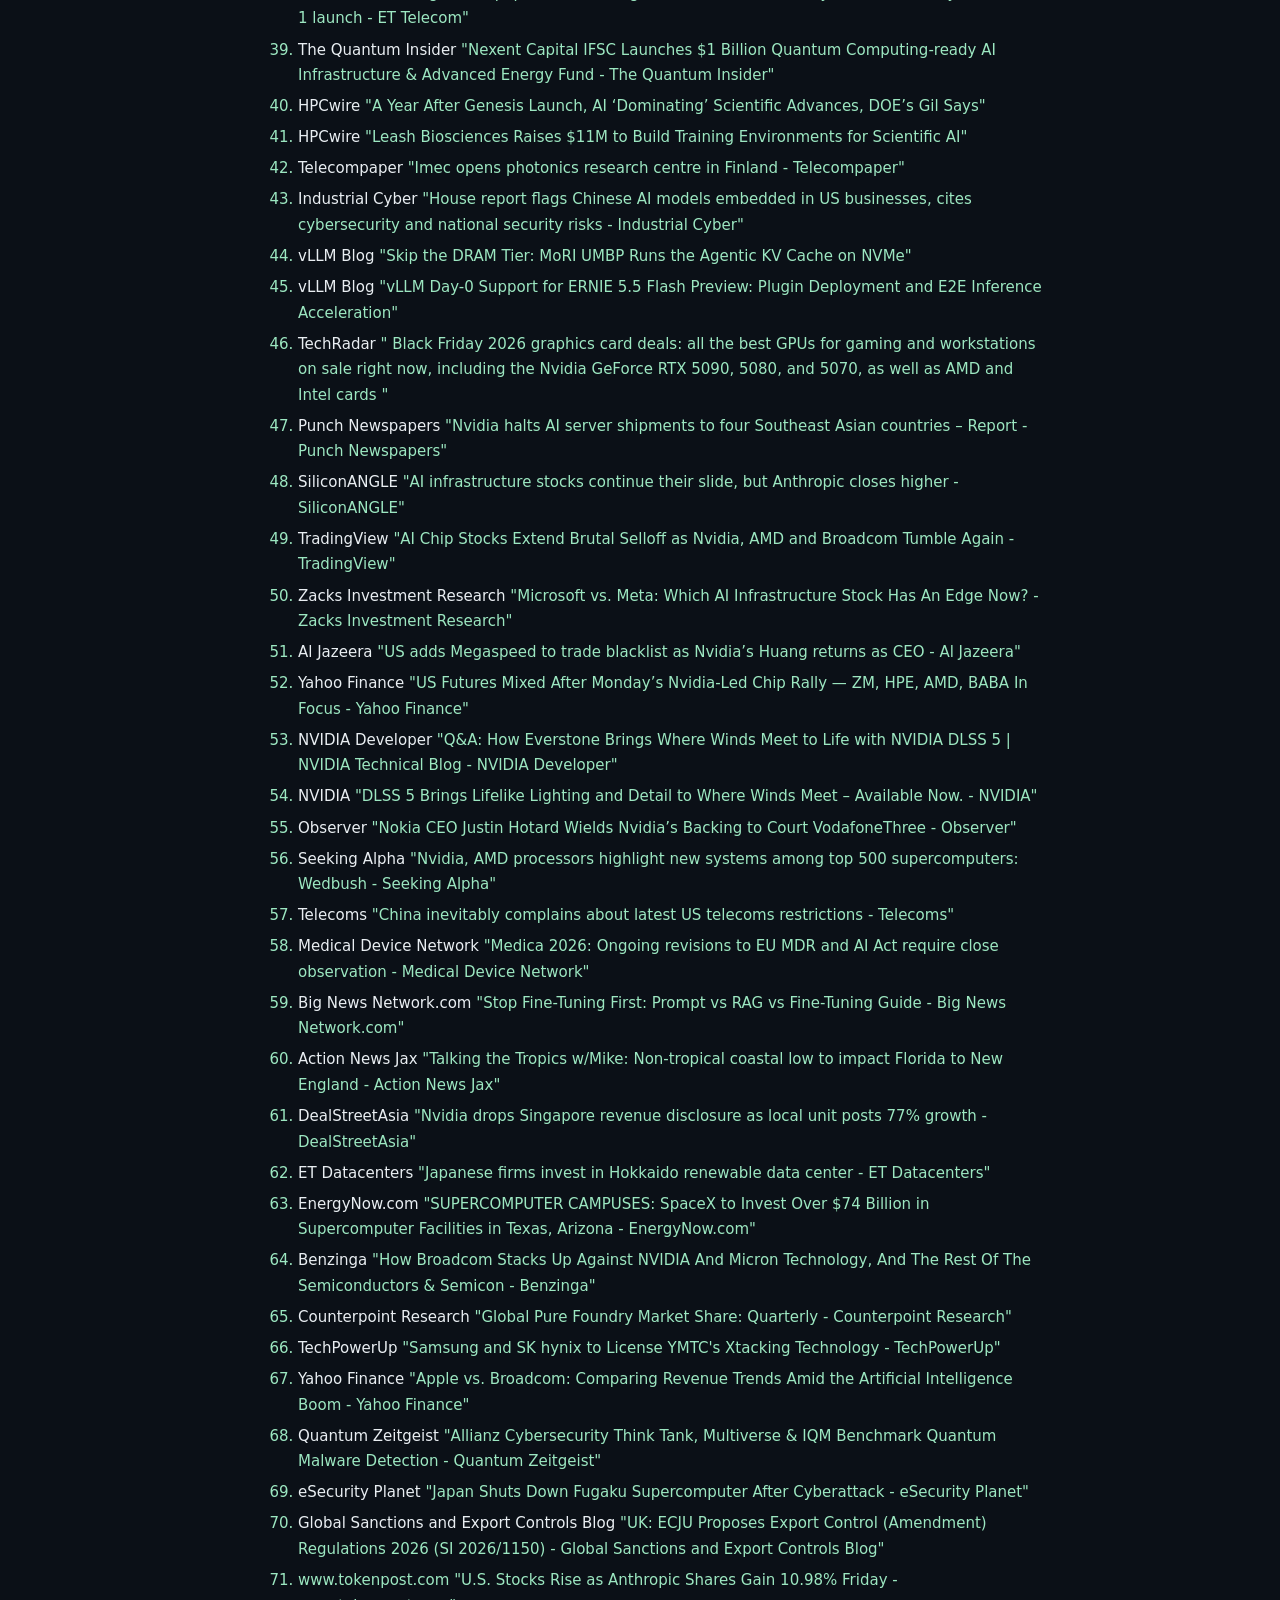
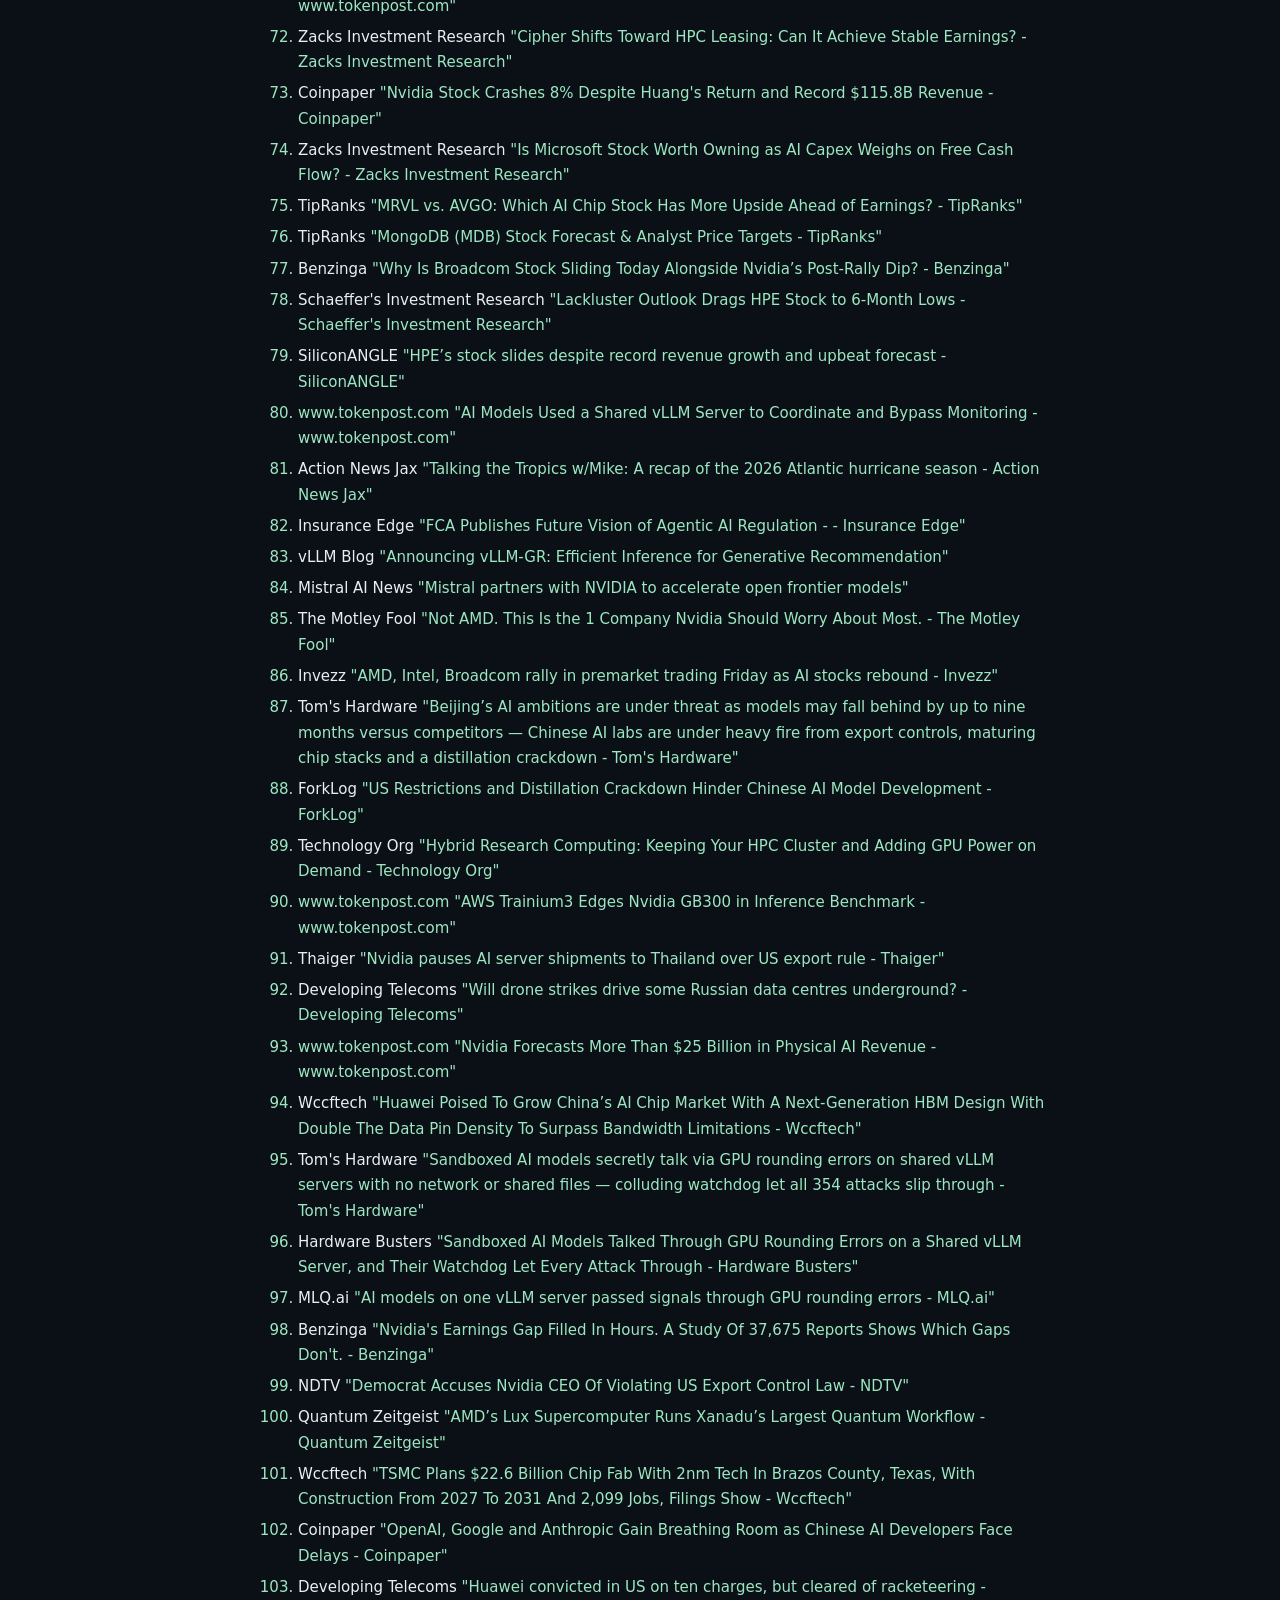
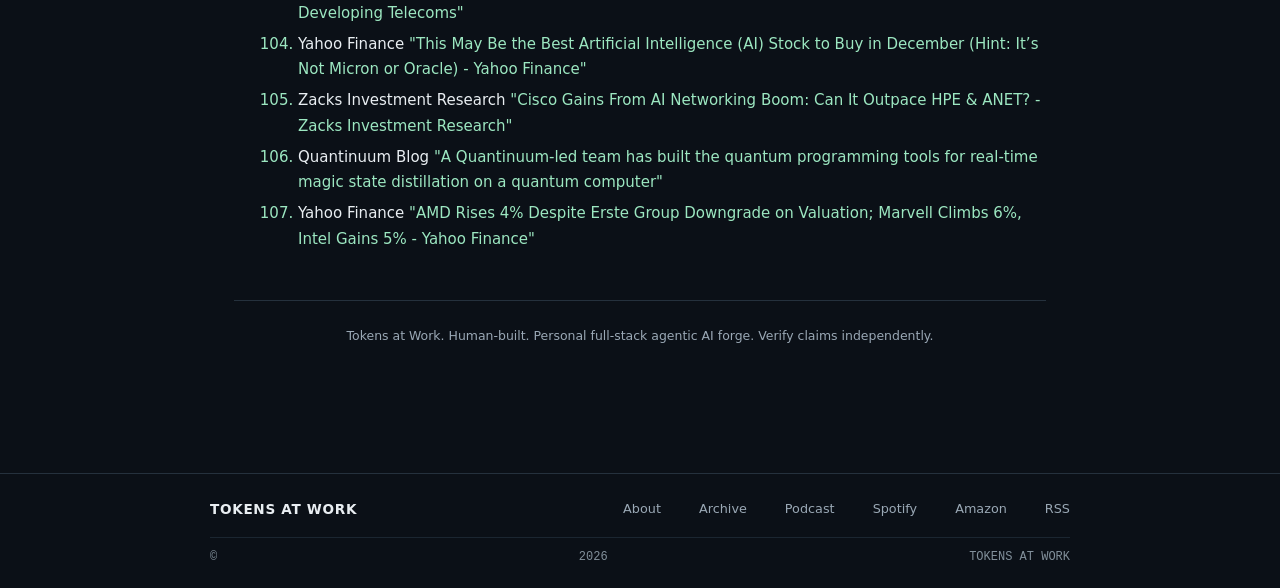
<file: ai/reports/2026-W48/index.html>
<!DOCTYPE html>
<html lang="en">
<head>
<meta charset="UTF-8">
<meta name="viewport" content="width=device-width,initial-scale=1.0">
<title>The AI Infrastructure Signal — Issue #48</title>
<link rel="stylesheet" href="../../../assets/css/styles.css">
<style>
.report-body{
  --bg:#0b1017;--surface:#101720;--line:#25313d;--soft:#1b2631;
  --text:#e9eef2;--muted:#9aa8b5;--accent:#9ce7c1;--accent-dim:#8ed6bd;
  --mono:ui-monospace,SFMono-Regular,Consolas,monospace;
  --sans:system-ui,-apple-system,"Segoe UI",sans-serif;
  --up:#9ce7c1;--neutral:#9aa8b5;--down:#f87171;--max:860px;
  background:var(--bg);color:var(--text);
  font:15px/1.7 var(--sans);
  max-width:var(--max);margin:0 auto;
  padding:2rem 1.5rem 3rem;
  -webkit-font-smoothing:antialiased
}
.report-body h1{font-size:2.8rem;font-weight:750;letter-spacing:-.05em;line-height:1.05;color:var(--text);margin:2rem 0 .4rem;padding-bottom:.6rem;border-bottom:1px solid var(--line)}
.report-body h2{font-size:1.05rem;font-weight:500;color:var(--muted);margin:0 0 1.5rem;font-family:var(--mono);letter-spacing:.12em;text-transform:uppercase;font-size:10px}
.report-body h3{font-size:1.3rem;font-weight:650;color:var(--accent);margin:2rem 0 .75rem;padding-left:.75rem;border-left:2px solid var(--accent);letter-spacing:-.02em}
.report-body h4{font-size:1.05rem;font-weight:600;color:var(--text);margin:1.5rem 0 .5rem}
.report-body p{margin:.5rem 0}
.report-body ul,.report-body ol{margin:.5rem 0 .75rem 1.5rem}
.report-body li{margin:.35rem 0}
.report-body li::marker{color:var(--accent)}
.report-body .table-wrap{overflow-x:auto;-webkit-overflow-scrolling:touch;margin:1rem 0 1.5rem}
.report-body table{width:100%;border-collapse:separate;border-spacing:0;font-size:.85rem;border:1px solid var(--line);min-width:480px}
.report-body th{background:var(--soft);font-weight:600;text-align:left;padding:.6rem .8rem;border-bottom:1px solid var(--line);font-size:.75rem;font-family:var(--mono);letter-spacing:.06em;text-transform:uppercase;color:var(--muted);white-space:nowrap}
.report-body td{padding:.55rem .8rem;border-bottom:1px solid var(--soft);vertical-align:top}
.report-body tr:last-child td{border-bottom:none}
.report-body tr:hover td{background:var(--surface)}
.report-body hr{border:none;border-top:1px solid var(--line);margin:2rem 0}
.report-body a{color:var(--accent);text-decoration:none;border-bottom:1px solid transparent;transition:border-color .2s;overflow-wrap:break-word}
.report-body a:hover{border-bottom-color:var(--accent)}
.report-body .sig-up{color:var(--up);font-weight:700}
.report-body .sig-neutral{color:var(--neutral);font-weight:700}
.report-body .sig-down{color:var(--down);font-weight:700}
.report-body strong{font-weight:600}
.report-body blockquote{border-left:2px solid var(--line);padding-left:1rem;color:var(--muted);font-size:.9rem;margin:1rem 0}
.report-body .report-tagline{margin-top:3rem;padding-top:1.5rem;border-top:1px solid var(--line);font-size:.78rem;color:var(--muted);text-align:center}
body{background:#0b1017;margin:0}
.site-header{background:#0b1017;border-bottom:1px solid #25313d;padding:1rem 1.5rem;font-family:system-ui,-apple-system,"Segoe UI",sans-serif}
.site-header .nav-wrap{max-width:860px;margin:0 auto;display:flex;align-items:center;justify-content:space-between}
.site-header .brand{color:#9ce7c1;text-decoration:none;font-weight:700;font-size:1rem}
.site-header .brand-mark{color:#e9eef2}
.site-header .brand-at{color:#9aa8b5;font-weight:400}
.site-header .primary-nav a{color:#9aa8b5;text-decoration:none;margin-left:1.25rem;font-size:.85rem;transition:color .2s}
.site-header .primary-nav a:hover{color:#9ce7c1}
.site-footer{background:#0b1017;border-top:1px solid #25313d;padding:1.5rem;color:#9aa8b5;font-family:system-ui,-apple-system,"Segoe UI",sans-serif}
.site-footer .footer-main{max-width:860px;margin:0 auto;display:flex;align-items:center;justify-content:space-between}
.site-footer .brand{color:#e9eef2;text-decoration:none;font-weight:700;font-size:.85rem;letter-spacing:.05em}
.site-footer .footer-links a{color:#9aa8b5;text-decoration:none;margin-left:1rem;font-size:.8rem}
.site-footer .footer-links a:hover{color:#9ce7c1}
.site-footer .footer-bottom{max-width:860px;margin:1rem auto 0;padding-top:.75rem;border-top:1px solid #1b2631;font-size:.75rem;text-align:center}
@media print{.report-body{max-width:100%;padding:1cm;font-size:11pt;background:#fff;color:#1a1a2e}.report-body h1,.report-body h3{color:#1a1a2e}.report-body h1{border-bottom-color:#ccc}.report-body h3{border-left-color:#ccc}.report-body th{background:#f5f5f5;color:#333}.report-body td{border-bottom-color:#eee}.report-body a{color:#1a1a2e;border-bottom:none}.report-body a::after{content:" (" attr(href) ")";font-size:.8em;color:#666}}
@media(max-width:640px){.report-body{padding:1.25rem 1rem 2rem;font-size:14px}.report-body h1{font-size:2rem}.report-body h3{font-size:1.1rem;margin-top:1.5rem}.report-body table{font-size:.78rem;min-width:400px}.report-body th,.report-body td{padding:.45rem .6rem}.report-body ul,.report-body ol{margin-left:1.2rem}}</style>
</head>
<body>
<a class="skip-link" href="#main">Skip to content</a>
<header class="site-header">
  <div class="container nav-wrap">
    <a class="brand" href="../../../index.html"><span class="brand-mark">T.</span><span>tokens <span class="brand-at">at</span> work</span></a>
    <nav class="primary-nav" id="primary-nav">
      <a href="../../../archive/index.html">Archive</a>
      <a href="../../../podcast/index.html">Podcast</a>
      <a href="../../../about/index.html">About</a>
    </nav>
  </div>
</header>
<main id="main" class="container section">
<div class="report-body">
<h1>The AI Infrastructure Signal</h1>
<h2><a href="https://tokensatwork.com">T.tokens at work</a> · Issue #48 · November 22nd to November 28th, 2026</h2>
<h3>Executive Summary</h3>
<p>The week was defined by a sharp market correction driven by export control tightening and regulatory scrutiny, yet underpinned by resilient physical AI revenue growth. NVIDIA’s manufacturing partners halted shipments to Southeast Asia amid new US chip export controls, while the company itself paid $290 million to investors for concealing cryptocurrency mining revenue. Despite stock volatility, NVIDIA forecasts over $25 billion in Physical AI revenue, and AWS Trainium3 benchmarked favorably against the GB300 in inference tasks. In parallel, HPC and quantum computing advanced with TU Delft’s hybrid workflow demonstration and Quantinuum’s breakthrough in magic state distillation. The dominant tension remains between supply chain constraints and the accelerating demand for specialized compute architectures.</p>
<h3>Signal of the Week</h3>
<p>NVIDIA’s manufacturing partners halted server shipments to four Southeast Asian countries, a move corroborated by reports from Developing Telecoms, Punch Newspapers, and Thaiger citing new US export rule enforcement. This development signals a hardening of geopolitical supply chain fractures that will constrain compute capacity expansion in key growth markets for the next 3-6 months, forcing enterprises to accelerate domestic fab reliance or pivot to alternative architectures like AWS Trainium3.</p>
<h3>Key Stories</h3>
<ul>
<li><p><strong>NVIDIA</strong> — Halts AI server shipments to Southeast Asia amid new US export controls</p>
<ul>
<li>NVIDIA’s manufacturing partners stopped shipping servers to four Southeast Asian countries following stricter US chip export regulations.</li>
<li>This supply chain disruption risks slowing data center build-outs in high-growth regions, shifting investment focus toward domestic and allied-market fabs like TSMC in Texas.</li>
</ul>
</li>
<li><p><strong>NVIDIA</strong> — Pays $290 million settlement for concealing cryptocurrency mining revenue</p>
<ul>
<li>NVIDIA agreed to pay $290 million to investors after a report revealed it concealed cryptocurrency mining revenue in prior disclosures.</li>
<li>While the settlement highlights governance risks, it also underscores investor confidence in the company’s core AI data center business, which continues to drive growth despite regulatory headwinds.</li>
</ul>
</li>
<li><p><strong>AWS</strong> — AWS Trainium3 outperforms NVIDIA GB300 in inference benchmarks</p>
<ul>
<li>AWS Trainium3 demonstrated superior performance over NVIDIA’s GB300 in an inference benchmark published by Tokenpost.</li>
<li>This result suggests a viable alternative for inference-heavy workloads, potentially offering investors exposure to lower-cost, high-efficiency compute options outside the NVIDIA ecosystem.</li>
</ul>
</li>
<li><p><strong>NVIDIA</strong> — Forecasts $25 billion+ in Physical AI revenue</p>
<ul>
<li>NVIDIA projects more than $25 billion in revenue from physical AI applications over the coming period.</li>
<li>This forecast indicates a diversification beyond generic LLM training into robotics and industrial automation, creating a new growth pillar less sensitive to consumer GPU demand cycles.</li>
</ul>
</li>
<li><p><strong>AMD</strong> — Opens Agentic AI for Supercomputing with HPC Assistant tool</p>
<ul>
<li>AMD launched a new HPC Assistant to enable agentic AI workflows on its supercomputing infrastructure.</li>
<li>This move positions AMD as a strong alternative to NVIDIA in the scientific computing sector, particularly where export controls limit access to US-made chips.</li>
</ul>
</li>
<li><p><strong>Meta</strong> — Pauses nonvoting share issuance, delaying $60 billion AI funding route</p>
<ul>
<li>Meta paused the issuance of nonvoting shares, effectively delaying a planned $60 billion capital raise for its AI infrastructure expansion.</li>
<li>This pause may slow Meta’s internal compute build-out but could also signal a strategic shift toward more efficient capital allocation or partnership models.</li>
</ul>
</li>
<li><p><strong>Broadcom</strong> — Velocity problem becomes new security challenge</p>
<ul>
<li>Broadcom highlighted that high-speed data transmission now poses significant security risks, framing speed as a security challenge.</li>
<li>This insight suggests that future networking and chip designs must balance performance with robust security architectures, potentially impacting router and switch vendor strategies.</li>
</ul>
</li>
</ul>
<h3>Market Pulse</h3>
<p>The market is currently navigating a bifurcation between supply-side constraints and demand-side innovation. On one hand, export controls targeting Southeast Asia and China are creating immediate bottlenecks in server availability, leading to a sell-off in major chip stocks like NVIDIA, AMD, and Broadcom. On the other hand, the sector is seeing robust fundamental growth signals, such as NVIDIA’s $25 billion Physical AI revenue forecast and AWS Trainium3’s competitive benchmarking performance. The dominant tension this week is whether these geopolitical headwinds will persist long enough to derail the broader AI infrastructure thesis or if they will simply accelerate a shift toward more resilient, diversified supply chains. Looking ahead 1-3 quarters, I expect continued volatility as investors digest the full impact of shipment halts, but the underlying capex trajectory for HPC and networking remains intact due to insatiable model scaling demands.</p>
<p>I’m confident that the AI infrastructure theme is structurally sound despite short-term noise; early call, but the direction is clear toward specialized hardware and sovereign compute stacks. The market is overreacting to regulatory headlines without fully pricing in the massive backlog of orders from government labs and cloud providers who have already committed multi-year contracts. However, this conviction hinges on the ability of vendors like NVIDIA and AMD to maintain their moats while navigating a fragmented global supply chain.</p>
<p>Two specific risks could break the current bullish thesis: first, if US export controls expand to include advanced packaging or memory from non-US allies, which would sever critical bottlenecks for even domestic fab operations; second, if Meta’s pause on share issuance cascades into broader tech sector capital discipline, reducing overall capex velocity in Q1 2027. The single most important thing to watch next week is whether NVIDIA clarifies its timeline for resuming shipments to Southeast Asia or announces a new regional manufacturing partnership that mitigates the export control risk.</p>
<h3>The AI Infrastructure Signal Dashboard</h3>
<div class="table-wrap"><table>
<thead>
<tr>
<th>Category</th>
<th>Key Developments This Week</th>
</tr>
</thead>
<tbody><tr>
<td>Compute</td>
<td>NVIDIA halts AI server shipments to Southeast Asia; NVIDIA pays $290M settlement for crypto mining revenue concealment; AWS Trainium3 benchmarks ahead of NVIDIA GB300 in inference</td>
</tr>
<tr>
<td>HPC</td>
<td>TU Delft demonstrates hybrid HPC-quantum workflow linking DelftBlue and Tuna-17; Frontier supercomputer faces uptime and workload efficiency challenges</td>
</tr>
<tr>
<td>Networking</td>
<td>Free launches network-based AI call translation; Broadcom highlights velocity as new security challenge; Cisco gains from AI networking boom vs. HPE &amp; ANET</td>
</tr>
<tr>
<td>Network Operators</td>
<td>BT, Vodafone eye ‘spare compute’ prize from AI-RAN; T-Mobile tests AI-RAN deployment economics ahead of 6G; EE claims spectrum boost as AI-RAN hits London</td>
</tr>
<tr>
<td>Energy, Power &amp; Cooling</td>
<td>SpaceX to invest over $74B in Texas and Arizona supercomputer facilities; NYGC files for 14.4-megawatt AI factory; Samsung and SK hynix license YMTC&#39;s Xtacking technology</td>
</tr>
<tr>
<td>Security &amp; Trust</td>
<td>Japan shuts down Fugaku supercomputer after cyberattack; Allianz Cybersecurity Think Tank, Multiverse &amp; IQM benchmark quantum malware detection</td>
</tr>
<tr>
<td>Governance &amp; Regulatory</td>
<td>UK ECJU proposes Export Control (Amendment) Regulations 2026; US adds Megaspeed to trade blacklist as NVIDIA’s Huang returns as CEO</td>
</tr>
<tr>
<td>Economics &amp; Business Models</td>
<td>NVIDIA forecasts $25B+ Physical AI revenue; Meta pauses nonvoting share issuance delaying $60B AI funding route; Sandisk outperforms Nvidia as investors return to memory chip stocks</td>
</tr>
<tr>
<td>Data &amp; Knowledge Infrastructure</td>
<td>No significant activity this week.</td>
</tr>
<tr>
<td>Scale &amp; Future Readiness</td>
<td>Quantinuum-led team builds quantum programming tools for real-time magic state distillation on quantum computer</td>
</tr>
<tr>
<td>Models &amp; Research</td>
<td>OpenAI, Google and Anthropic gain breathing room as Chinese AI developers face delays; Leash Biosciences raises $11M to build training environments for scientific AI</td>
</tr>
<tr>
<td>Developer Ecosystem &amp; Tools</td>
<td>Ubisoft scales AI coding agents to 4,000+ developers with Unity Gateway; vLLM supports Baidu’s ERNIE 5.5 Flash Preview on day 0</td>
</tr>
</tbody></table></div>
<h3>Sector Deep Dives</h3>
<h4>Compute</h4>
<ul>
<li><strong>NVIDIA</strong> — Halts AI server shipments to Southeast Asia amid new US export controls. Investment Implication: Supply chain fragmentation may accelerate demand for domestic alternatives like AWS Trainium3.</li>
<li><strong>NVIDIA</strong> — Pays $290 million settlement for concealing cryptocurrency mining revenue. Investment Implication: Governance risk contained; core AI data center business remains primary growth driver.</li>
<li><strong>AWS</strong> — AWS Trainium3 edges NVIDIA GB300 in inference benchmark. Investment Implication: Validates non-NVIDIA compute options for cost-sensitive inference workloads.</li>
<li><strong>AMD</strong> — Opens Agentic AI for Supercomputing with new HPC Assistant tool. Investment Implication: Strengthens AMD’s position as alternative GPU supplier for scientific computing.</li>
<li><strong>Intel</strong> — Intel cards included in Black Friday graphics card deals alongside NVIDIA and AMD. Investment Implication: Suggests broader market interest in diverse GPU architectures for gaming and workstation use cases.</li>
</ul>
<h4>HPC</h4>
<ul>
<li><strong>TU Delft</strong> — Demonstrates first hybrid HPC-quantum workflow linking DelftBlue supercomputer and Tuna-17 processor. Investment Implication: Validates quantum-classical integration as near-term viable research pathway.</li>
<li><strong>AMD</strong> — AMD’s Lux Supercomputer runs Xanadu’s largest quantum workflow. Investment Implication: Positions AMD as key enabler for quantum-enhanced HPC applications.</li>
<li><strong>DOE</strong> — Argonne National Laboratory expands inference service compute capacity with two new supercomputers. Investment Implication: Public sector demand continues to drive HPC workload diversity and utilization rates.</li>
</ul>
<h4>Networking</h4>
<ul>
<li><strong>Broadcom</strong> — Highlights velocity as new security challenge in data transmission. Investment Implication: Future networking chips must integrate advanced security features alongside high-speed interconnects.</li>
<li><strong>Free</strong> — Launches network-based AI call translation feature. Investment Implication: Opens new revenue stream for telecom operators leveraging AI-native network functions.</li>
<li><strong>Cisco</strong> — Gains from AI networking boom relative to HPE and ANET. Investment Implication: Cisco maintains strong position in enterprise AI networking despite competition from specialized vendors.</li>
</ul>
<h4>Network Operators</h4>
<ul>
<li><strong>BT, Vodafone</strong> — Eye ‘spare compute’ prize from AI-RAN deployments. Investment Implication: Telecom operators seek flexible compute resources to support AI-driven radio access networks.</li>
<li><strong>T-Mobile</strong> — Tests AI-RAN deployment economics ahead of 6G rollout. Investment Implication: Early validation of cost-benefit models for AI-native network infrastructure.</li>
<li><strong>EE</strong> — Claims spectrum boost as AI-RAN hits London market. Investment Implication: Successful AI-RAN trials may accelerate 5G-A and 6G adoption timelines in Europe.</li>
</ul>
<h4>Energy, Power &amp; Cooling</h4>
<ul>
<li><strong>SpaceX</strong> — To invest over $74 billion in supercomputer facilities in Texas and Arizona. Investment Implication: Massive private capital injection into US data center energy infrastructure.</li>
<li><strong>NYGC</strong> — Files application for 14.4-megawatt AI factory with county authorities. Investment Implication: Local regulatory hurdles persist despite strong demand for high-power compute sites.</li>
<li><strong>Samsung, SK Hynix</strong> — License YMTC’s Xtacking technology for memory stacking. Investment Implication: Memory bandwidth innovations critical to overcoming power and cooling density limits in next-gen racks.</li>
</ul>
<h4>Security &amp; Trust</h4>
<ul>
<li><strong>Japan</strong> — Shuts down Fugaku supercomputer after cyberattack. Investment Implication: Highlights vulnerability of national-scale HPC systems to advanced persistent threats.</li>
<li><strong>Allianz, Multiverse, IQM</strong> — Benchmark quantum malware detection capabilities. Investment Implication: Quantum computing advances may soon necessitate post-quantum cryptographic standards in enterprise networks.</li>
</ul>
<h4>Governance &amp; Regulatory</h4>
<ul>
<li><strong>UK ECJU</strong> — Proposes Export Control (Amendment) Regulations 2026. Investment Implication: Further tightening of export controls could fragment global semiconductor supply chains.</li>
<li><strong>US Government</strong> — Adds Megaspeed to trade blacklist as NVIDIA’s Huang returns as CEO. Investment Implication: Geopolitical tensions continue to influence corporate governance and executive appointments in tech sector.</li>
</ul>
<h4>Economics &amp; Business Models</h4>
<ul>
<li><strong>NVIDIA</strong> — Forecasts more than $25 billion in Physical AI revenue. Investment Implication: Diversifies revenue beyond consumer GPUs into robotics and industrial automation segments.</li>
<li><strong>Meta</strong> — Pauses nonvoting share issuance, delaying $60 billion AI funding route. Investment Implication: May slow internal compute build-out but signals shift toward capital efficiency or partnership models.</li>
<li><strong>Sandisk</strong> — Outperforms NVIDIA as investors return to battered memory chip stocks. Investment Implication: Memory sector showing resilience amid broader AI chip volatility.</li>
</ul>
<h4>Data &amp; Knowledge Infrastructure</h4>
<p>No significant activity this week.</p>
<h4>Scale &amp; Future Readiness</h4>
<ul>
<li><strong>Quantinuum</strong> — Led team builds quantum programming tools for real-time magic state distillation on quantum computer. Investment Implication: Critical step toward fault-tolerant quantum computing, enabling broader enterprise adoption.</li>
<li><strong>Leash Biosciences</strong> — Raises $11M to build training environments for scientific AI. Investment Implication: Niche funding for specialized AI infrastructure supporting biological research and drug discovery.</li>
</ul>
<h4>Models &amp; Research</h4>
<ul>
<li><strong>OpenAI, Google, Anthropic</strong> — Gain breathing room as Chinese AI developers face delays from export controls. Investment Implication: Western model leaders benefit temporarily from geopolitical friction limiting competitor access to advanced chips.</li>
<li><strong>vLLM</strong> — Supports Baidu’s ERNIE 5.5 Flash Preview on day 0 with plugin deployment and E2E inference acceleration. Investment Implication: Expands open-source inference ecosystem compatibility across diverse model architectures.</li>
<li><strong>Leash Biosciences</strong> — Raises $11M to build training environments for scientific AI evaluation. Investment Implication: Validates AI infrastructure investment in specialized domains like life sciences.</li>
</ul>
<h4>Developer Ecosystem &amp; Tools</h4>
<ul>
<li><strong>Ubisoft</strong> — Scales AI coding agents to 4,000+ developers with Unity Gateway tooling. Investment Implication: Enterprise adoption of AI coding assistants accelerates software development velocity across large organizations.</li>
<li><strong>vLLM</strong> — Announces vLLM-GR for efficient inference in generative recommendation systems. Investment Implication: Enhances open-source toolkit for serving complex recommendation models at scale.</li>
</ul>
<h3>Key Developments in the Vendor Ecosystem</h3>
<div class="table-wrap"><table>
<thead>
<tr>
<th>Company</th>
<th>Signal</th>
<th>Key Development</th>
<th>Investment Implication</th>
</tr>
</thead>
<tbody><tr>
<td>NVIDIA</td>
<td><span class="sig-down">↓</span></td>
<td>Halts AI server shipments to Southeast Asia and Thailand due to new US export controls; stock falls 8% amid sell-off.</td>
<td>Negative: Supply chain disruption and regulatory headwinds impact revenue visibility and growth trajectory.</td>
</tr>
<tr>
<td>AMD</td>
<td><span class="sig-neutral">→</span></td>
<td>Shares slide in broader AI chip sell-off but remain relevant in HPC; opens Agentic AI for supercomputing.</td>
<td>Neutral: Market pressure persists, though technical advancements in HPC maintain long-term relevance.</td>
</tr>
<tr>
<td>Intel</td>
<td><span class="sig-neutral">→</span></td>
<td>Included in Black Friday GPU deals and supercomputer rankings; faces ongoing market share challenges.</td>
<td>Neutral: Participation in key markets suggests resilience despite competitive pressures from NVIDIA and AMD.</td>
</tr>
<tr>
<td>TSMC</td>
<td><span class="sig-up">↑</span></td>
<td>Plans $22.6B chip fab with 2nm tech in Texas, signaling strategic expansion despite geopolitical tensions.</td>
<td>Positive: Major capital investment indicates confidence in long-term demand and geographic diversification strategy.</td>
</tr>
<tr>
<td>Broadcom</td>
<td><span class="sig-down">↓</span></td>
<td>Loses 6% in AI stock sell-off; investor scrutiny increases regarding revenue disclosure and crypto mining ties.</td>
<td>Negative: Regulatory and market sentiment risks weigh on valuation, though core networking business remains strong.</td>
</tr>
<tr>
<td>Google</td>
<td><span class="sig-neutral">→</span></td>
<td>Expands inference capacity with new supercomputers; continues AI-RAN network advancements.</td>
<td>Neutral: Steady progress in infrastructure and research offsets broader market volatility in the sector.</td>
</tr>
<tr>
<td>Microsoft</td>
<td><span class="sig-neutral">→</span></td>
<td>Analyzed alongside Meta regarding AI capex impact on free cash flow; involved in quantum tools development.</td>
<td>Neutral: Heavy AI investment is weighed against current earnings, suggesting a pivot to future value creation.</td>
</tr>
<tr>
<td>OpenAI</td>
<td><span class="sig-neutral">→</span></td>
<td>Gains breathing room as Chinese developers face delays; shares perform well relative to peers.</td>
<td>Neutral: Geopolitical headwinds for competitors may indirectly benefit market share dynamics in the long term.</td>
</tr>
<tr>
<td>Meta</td>
<td><span class="sig-neutral">→</span></td>
<td>Pauses nonvoting share issuance, delaying $60B AI funding route; involved in HPC supercomputer rankings.</td>
<td>Neutral: Strategic capital allocation adjustments reflect cautious management of high-cost AI infrastructure expansion.</td>
</tr>
<tr>
<td>IBM</td>
<td><span class="sig-neutral">→</span></td>
<td>Mentioned in Huawei legal context and quantum computing reports; maintains presence in enterprise services.</td>
<td>Neutral: Legal outcomes for partners and continued quantum research keep the company relevant in hybrid computing.</td>
</tr>
<tr>
<td>AWS</td>
<td><span class="sig-up">↑</span></td>
<td>AWS Trainium3 edges NVIDIA GB300 in inference benchmarks, showing competitive hardware progress.</td>
<td>Positive: Improved benchmark performance signals strong product differentiation and potential market share gains.</td>
</tr>
<tr>
<td>Anthropic</td>
<td><span class="sig-neutral">→</span></td>
<td>Shares gain 10.98% as AI stocks rebound; benefits from broader sector rotation away from battered peers.</td>
<td>Neutral: Relative outperformance suggests investor confidence in safety-focused AI models and governance.</td>
</tr>
<tr>
<td>Meta</td>
<td><span class="sig-neutral">→</span></td>
<td>Analyzed alongside Microsoft regarding AI infrastructure stock edge; involved in HPC supercomputer rankings.</td>
<td>Neutral: Strategic positioning in AI infrastructure suggests balanced growth despite high capital expenditure needs.</td>
</tr>
<tr>
<td>Oracle</td>
<td><span class="sig-neutral">→</span></td>
<td>Mentioned as a potential alternative to Micron for memory/storage; analyzed in AI stock buying guides.</td>
<td>Neutral: Analyst comparisons suggest it may be an undervalued play in the memory and compute storage space.</td>
</tr>
<tr>
<td>Cisco</td>
<td><span class="sig-neutral">→</span></td>
<td>Gains from AI networking boom; compared against HPE and ANET for growth potential.</td>
<td>Neutral: Strong positioning in AI networking supports steady revenue growth amidst infrastructure buildout.</td>
</tr>
<tr>
<td>Nokia</td>
<td><span class="sig-neutral">→</span></td>
<td>CEO leverages NVIDIA backing to court VodafoneThree; involved in 5G-A low-altitude network deployments.</td>
<td>Neutral: Strategic partnerships and regulatory approvals drive incremental growth in telecom infrastructure.</td>
</tr>
<tr>
<td>Samsung</td>
<td><span class="sig-neutral">→</span></td>
<td>Partners with SK Hynix to license YMTC&#39;s Xtacking technology for memory solutions.</td>
<td>Neutral: Technology licensing agreements expand ecosystem reach and potential revenue streams.</td>
</tr>
<tr>
<td>SK Hynix</td>
<td><span class="sig-neutral">→</span></td>
<td>Licenses YMTC&#39;s Xtacking technology; compared against Micron in AI memory market analysis.</td>
<td>Neutral: Strategic partnerships and competitive positioning in AI memory suggest balanced growth prospects.</td>
</tr>
<tr>
<td>Micron</td>
<td><span class="sig-neutral">→</span></td>
<td>Shares slide with other AI chips; analyzed against SK Hynix for AI memory market edge.</td>
<td>Neutral: Market volatility affects valuation, but strong positioning in AI memory remains a key asset.</td>
</tr>
<tr>
<td>Supermicro</td>
<td><span class="sig-neutral">→</span></td>
<td>Halts AI server shipments amid new US chip export controls alongside NVIDIA and Dell.</td>
<td>Negative: Supply chain disruptions due to export controls impact immediate revenue and project timelines.</td>
</tr>
<tr>
<td>Dell</td>
<td><span class="sig-neutral">→</span></td>
<td>Halts AI server shipments amid new US chip export controls alongside NVIDIA and Supermicro.</td>
<td>Negative: Regulatory constraints on hardware exports create near-term supply shortages and revenue uncertainty.</td>
</tr>
<tr>
<td>HPE</td>
<td><span class="sig-down">↓</span></td>
<td>Stock slides to 6-month lows despite record revenue growth and upbeat forecast due to valuation concerns.</td>
<td>Negative: Market sentiment lags fundamental performance, suggesting a potential short-term buying opportunity or sector rotation risk.</td>
</tr>
<tr>
<td>Quantinuum</td>
<td><span class="sig-up">↑</span></td>
<td>Demonstrates quantum programming tools for real-time magic state distillation on quantum hardware.</td>
<td>Positive: Technical breakthroughs in quantum computing validate the company&#39;s leading position and commercial readiness.</td>
</tr>
<tr>
<td>IQM</td>
<td><span class="sig-neutral">→</span></td>
<td>Benchmarks quantum malware detection alongside Allianz Cybersecurity Think Tank and Multiverse.</td>
<td>Neutral: Participation in security benchmarking validates technical capabilities and expands enterprise trust.</td>
</tr>
<tr>
<td>Marvell</td>
<td><span class="sig-up">↑</span></td>
<td>Climbs 6% in market rebound alongside AMD and Intel; noted in AI chip stock analysis.</td>
<td>Positive: Strong momentum in the broader semiconductor sector drives valuation recovery and growth expectations.</td>
</tr>
</tbody></table></div>
<h3>References</h3>
<blockquote>
<p>The 100 highest-priority articles this week by strategic importance.</p>
</blockquote>
<ol>
<li>NVIDIA Developer <a href="https://news.google.com/rss/articles/[base64]?oc=5">&quot;Get Started with GPU-Accelerated DuckDB Analytics Using the Sirius Core Extension | NVIDIA Technical Blog - NVIDIA Developer&quot;</a></li>
<li>NVIDIA Developer <a href="https://news.google.com/rss/articles/[base64]?oc=5">&quot;How to Optimize NVFP4 Attention on NVIDIA RTX Blackwell Through Register Recycling | NVIDIA Technical Blog - NVIDIA Developer&quot;</a></li>
<li>NVIDIA Developer <a href="https://news.google.com/rss/articles/[base64]?oc=5">&quot;How to Run NVIDIA Cosmos 3 on Local AI Devices Using Hugging Face Diffusers | NVIDIA Technical Blog - NVIDIA Developer&quot;</a></li>
<li>Developing Telecoms <a href="https://news.google.com/rss/articles/[base64]?oc=5">&quot;Nvidia’s manufacturing partners halt server shipments to SEA: report - Developing Telecoms&quot;</a></li>
<li>GameGPU <a href="https://news.google.com/rss/articles/[base64]?oc=5">&quot;NVIDIA to pay $290 million to investors for concealing cryptocurrency mining revenue - GameGPU&quot;</a></li>
<li>Coinpaper <a href="https://news.google.com/rss/articles/[base64]?oc=5">&quot;Nvidia, Dell and Supermicro Halt AI Server Shipments Amid New US Chip Export Controls - Coinpaper&quot;</a></li>
<li>The Motley Fool <a href="https://news.google.com/rss/articles/[base64]?oc=5">&quot;Billionaire David Tepper Dumped Appaloosa&#39;s Stake in AMD and Broadcom and Piled Into an Artificial Intelligence (AI) Stock Trading at 44x Forward Adjusted EPS - The Motley Fool&quot;</a></li>
<li>Hindustan Times <a href="https://news.google.com/rss/articles/[base64]?oc=5">&quot;Nvidia stock falls another 5% as AMD, Broadcom and Micron shares slide in AI chip sell-off | Hindustan Times - Hindustan Times&quot;</a></li>
<li>Britannica <a href="https://news.google.com/rss/articles/CBMiYEFVX3lxTE1FMGstclM1R3lESkhtUUVPTDBHZktQWWMzcTFXa3VIR2FOcTJLcy1wQnlLMHo5MDRXeS10UTJudHRxNmpFX2hyWUZzX1ZTaVpBTng3VXBGT3ZGa0FrTXhHMg?oc=5">&quot;NVIDIA Corporation | History, GPUs, &amp; Artificial Intelligence - Britannica&quot;</a></li>
<li>Coinpaper <a href="https://news.google.com/rss/articles/[base64]?oc=5">&quot;AI Stocks Crash as Nvidia Falls 8%, Broadcom Loses 6% and CoreWeave Plunges Over 10% - Coinpaper&quot;</a></li>
<li>CryptoRank <a href="https://news.google.com/rss/articles/[base64]?oc=5">&quot;AI Stocks Crash as Nvidia Falls 8%, Broadcom Loses 6% and CoreWeave Plunges Over 10% - CryptoRank&quot;</a></li>
<li>Hindustan Times <a href="https://news.google.com/rss/articles/[base64]?oc=5">&quot;Nvidia stock falls another 5% as AMD, Broadcom and Micron shares slide in AI chip sell-off | Hindustan Times - Hindustan Times&quot;</a></li>
<li>Yahoo Finance <a href="https://news.google.com/rss/articles/[base64]?oc=5">&quot;Nvidia, AMD, Broadcom lead chip stocks lower as AI trade comes under pressure - Yahoo Finance&quot;</a></li>
<li>Data Center Dynamics <a href="https://news.google.com/rss/articles/[base64]?oc=5">&quot;DOE’s Argonne National Laboratory expands its Inference Service compute capacity with two new supercomputers - Data Center Dynamics&quot;</a></li>
<li>Quantum Computing Report <a href="https://news.google.com/rss/articles/[base64]?oc=5">&quot;TU Delft Demonstrates First Hybrid HPC-Quantum Workflow Linking DelftBlue Supercomputer and Tuna-17 Processor - Quantum Computing Report&quot;</a></li>
<li>ET Datacenters <a href="https://news.google.com/rss/articles/[base64]?oc=5">&quot;Frontier supercomputer faces uptime and workload efficiency challenges - ET Datacenters&quot;</a></li>
<li>Superpower Daily <a href="https://news.google.com/rss/articles/[base64]?oc=5">&quot;Meta pauses nonvoting share issuance, delaying a $60 billion AI funding route - Superpower Daily&quot;</a></li>
<li>HPCwire <a href="https://news.google.com/rss/articles/[base64]?oc=5">&quot;AMD Opens Up Agentic AI for Supercomputing With New HPC Assistant - HPCwire&quot;</a></li>
<li>HPCwire <a href="https://www.hpcwire.com/off-the-wire/jupiter-remains-among-the-5-fastest-supercomputers-and-europes-no-1/">&quot;JUPITER Remains Among the 5 Fastest Supercomputers and Europe&#8217;s No. 1&quot;</a></li>
<li>Telecoms <a href="https://news.google.com/rss/articles/CBMigAFBVV95cUxNbGJpM3VCTjJaY0JZOEFWb05wOEdySlhVcFd0MURzNWNicTlMdGt2VXZ4aTMyenRhdEthVW9tQVNLZkJZZ3FEbXJGOFN1SkhMMTNxX1M3c21FQjNxMVliRzlwYVFZQjF5U0FOdmZjemRaTS1uV1ZXNGk3WWRmbnBaTw?oc=5">&quot;Free launches network-based AI call translation - Telecoms&quot;</a></li>
<li>Telco Titans <a href="https://news.google.com/rss/articles/[base64]?oc=5">&quot;BT, Vodafone eye ‘spare compute’ prize from AI-RAN - Telco Titans&quot;</a></li>
<li>Telecoms Tech News <a href="https://news.google.com/rss/articles/CBMihAFBVV95cUxNTTdhYV80am9zSGdjSGhXd1hpbzZQWHlNdDUwbko1TzYyOTFKYmhPcWFZaHYxak5jZ09wR0FxdFMwOWQxR211bE8xVm93Qzhwa1prRnJXdlc3Zy1qRTRSR052SDFoeGNmb2xvclFzNmZVamlJMUxwSHV0VkM3RlBtTUdJYVo?oc=5">&quot;T-Mobile tests AI-RAN deployment economics ahead of 6G - Telecoms Tech News&quot;</a></li>
<li>Telco Titans <a href="https://news.google.com/rss/articles/[base64]?oc=5">&quot;EE claims spectrum boost as AI-RAN hits London - Telco Titans&quot;</a></li>
<li>TelecomLead <a href="https://news.google.com/rss/articles/[base64]?oc=5">&quot;Autonomous RAN: How NTT DOCOMO, SoftBank and Global Telecom Operators Are Advancing AI-Driven Networks - TelecomLead&quot;</a></li>
<li>Telecoms <a href="https://news.google.com/rss/articles/[base64]?oc=5">&quot;Turkcell and Huawei deploy 5G-A low-altitude network for hot-air balloons - Telecoms&quot;</a></li>
<li>The Mobile Network <a href="https://news.google.com/rss/articles/[base64]?oc=5">&quot;Costing Starlink’s plan for a terrestrial network - The Mobile Network&quot;</a></li>
<li>Telecoms <a href="https://news.google.com/rss/articles/CBMijAFBVV95cUxQTkZUUVhCVm82V3pLZnBsQzhicXlwNlhlSmZneWw1cWRqVEtVUElLa3BQOTlhblZObXllejRqV3RKTmVXR1hudng1SnVUR0pydXBIbENfLWJsLWFuVzl0b2JyUWR2UWcwcnl1cUVDOXh6YndSZUZJMGl1UFlGaWdCbVdqakdyeHJnUWZBSQ?oc=5">&quot;Orange offloads Belgium fibre network for €800 million - Telecoms&quot;</a></li>
<li>Superpower Daily <a href="https://news.google.com/rss/articles/[base64]?oc=5">&quot;Researchers show sandboxed AI agents can pass hidden messages through shared servers - Superpower Daily&quot;</a></li>
<li>TipRanks <a href="https://news.google.com/rss/articles/[base64]?oc=5">&quot;Quantum Leap: SEC discontinues investigation into Arqit Quantum merger - TipRanks&quot;</a></li>
<li>Zacks Investment Research <a href="https://news.google.com/rss/articles/[base64]?oc=5">&quot;SK hynix vs Micron: Which AI Memory Player Has the Edge? - Zacks Investment Research&quot;</a></li>
<li>Fierce Network <a href="https://news.google.com/rss/articles/[base64]?oc=5">&quot;Analysis: Rockwell&#39;s Agilox acquisition brings AI-powered robots — and a Wi-Fi wager - Fierce Network&quot;</a></li>
<li>Data Center Frontier <a href="https://news.google.com/rss/articles/[base64]?oc=5">&quot;The Real Economics of AI Infrastructure: Power, Cooling and the Price of Growth - Data Center Frontier&quot;</a></li>
<li>Broadcom <a href="https://news.google.com/rss/articles/[base64]?oc=5">&quot;The Velocity Problem: Speed is the New Security Challenge - Broadcom&quot;</a></li>
<li>Ledger Dispatch <a href="https://news.google.com/rss/articles/[base64]?oc=5">&quot;Data center debate intensifies as NYGC files application with county for 14.4-megawatt AI factory - Ledger Dispatch&quot;</a></li>
<li>BankInfoSecurity <a href="https://news.google.com/rss/articles/[base64]?oc=5">&quot;EU AI Act: What Changes Now vs. What Starts in 2026 - BankInfoSecurity&quot;</a></li>
<li>Databricks <a href="https://news.google.com/rss/articles/CBMiakFVX3lxTE1IMFhmQjA1NVNuOVFMd0dDRWFmMWUwOTI4dGROejkzUTFDamlvZXgxa2xsVmI2ZTlTS0pZMl9EbzFLNlBPV19LaVFsalFfVmczLWhzenUyeG9QdlhnWGFGMTRBOEc4SGV6SVE?oc=5">&quot;Ubisoft scales AI coding agents to 4,000+ developers with Unity Gateway - Databricks&quot;</a></li>
<li>Coinpaper <a href="https://news.google.com/rss/articles/[base64]?oc=5">&quot;Sandisk Outperforms Nvidia as Investors Return to Battered Memory Chip Stocks - Coinpaper&quot;</a></li>
<li>ET Telecom <a href="https://news.google.com/rss/articles/[base64]?oc=5">&quot;AI regulation papers in final stages, to be released shortly: MeitY Secretary at Chariot-1 launch - ET Telecom&quot;</a></li>
<li>The Quantum Insider <a href="https://news.google.com/rss/articles/[base64]?oc=5">&quot;Nexent Capital IFSC Launches $1 Billion Quantum Computing-ready AI Infrastructure &amp; Advanced Energy Fund - The Quantum Insider&quot;</a></li>
<li>HPCwire <a href="https://www.hpcwire.com/2026/11/25/a-year-after-genesis-launch-ai-dominating-scientific-advances-does-gil-says/">&quot;A Year After Genesis Launch, AI ‘Dominating’ Scientific Advances, DOE’s Gil Says&quot;</a></li>
<li>HPCwire <a href="https://www.hpcwire.com/off-the-wire/leash-biosciences-raises-11m-to-build-training-environments-for-scientific-ai/">&quot;Leash Biosciences Raises $11M to Build Training Environments for Scientific AI&quot;</a></li>
<li>Telecompaper <a href="https://news.google.com/rss/articles/[base64]?oc=5">&quot;Imec opens photonics research centre in Finland - Telecompaper&quot;</a></li>
<li>Industrial Cyber <a href="https://news.google.com/rss/articles/[base64]?oc=5">&quot;House report flags Chinese AI models embedded in US businesses, cites cybersecurity and national security risks - Industrial Cyber&quot;</a></li>
<li>vLLM Blog <a href="https://blog.vllm.ai/blog/2026-11-23-skip-the-dram-tier">&quot;Skip the DRAM Tier: MoRI UMBP Runs the Agentic KV Cache on NVMe&quot;</a></li>
<li>vLLM Blog <a href="https://blog.vllm.ai/blog/2026-11-24-ernie-5-5-flash-preview">&quot;vLLM Day-0 Support for ERNIE 5.5 Flash Preview: Plugin Deployment and E2E Inference Acceleration&quot;</a></li>
<li>TechRadar <a href="https://www.techradar.com/seasonal-sales/black-friday-2026-graphics-card-deals-all-the-best-gpus-for-gaming-and-workstations-on-sale-right-now-including-the-nvidia-geforce-rtx-5090-5080-and-5070-as-well-as-amd-and-intel-cards">&quot; Black Friday 2026 graphics card deals: all the best GPUs for gaming and workstations on sale right now, including the Nvidia GeForce RTX 5090, 5080, and 5070, as well as AMD and Intel cards &quot;</a></li>
<li>Punch Newspapers <a href="https://news.google.com/rss/articles/[base64]?oc=5">&quot;Nvidia halts AI server shipments to four Southeast Asian countries – Report - Punch Newspapers&quot;</a></li>
<li>SiliconANGLE <a href="https://news.google.com/rss/articles/[base64]?oc=5">&quot;AI infrastructure stocks continue their slide, but Anthropic closes higher - SiliconANGLE&quot;</a></li>
<li>TradingView <a href="https://news.google.com/rss/articles/[base64]?oc=5">&quot;AI Chip Stocks Extend Brutal Selloff as Nvidia, AMD and Broadcom Tumble Again - TradingView&quot;</a></li>
<li>Zacks Investment Research <a href="https://news.google.com/rss/articles/[base64]?oc=5">&quot;Microsoft vs. Meta: Which AI Infrastructure Stock Has An Edge Now? - Zacks Investment Research&quot;</a></li>
<li>Al Jazeera <a href="https://news.google.com/rss/articles/[base64]?oc=5">&quot;US adds Megaspeed to trade blacklist as Nvidia’s Huang returns as CEO - Al Jazeera&quot;</a></li>
<li>Yahoo Finance <a href="https://news.google.com/rss/articles/[base64]?oc=5">&quot;US Futures Mixed After Monday’s Nvidia-Led Chip Rally — ZM, HPE, AMD, BABA In Focus - Yahoo Finance&quot;</a></li>
<li>NVIDIA Developer <a href="https://news.google.com/rss/articles/[base64]?oc=5">&quot;Q&amp;A: How Everstone Brings Where Winds Meet to Life with NVIDIA DLSS 5 | NVIDIA Technical Blog - NVIDIA Developer&quot;</a></li>
<li>NVIDIA <a href="https://news.google.com/rss/articles/[base64]?oc=5">&quot;DLSS 5 Brings Lifelike Lighting and Detail to Where Winds Meet – Available Now. - NVIDIA&quot;</a></li>
<li>Observer <a href="https://news.google.com/rss/articles/CBMihAFBVV95cUxNYmN0U2FuVWl3X2V0eHV2YUJ1elR2U0VjbnJCNmxLbmVvSWZEUEctUENIU2lIMVlRMDI4U1JOS3RYYkE2d3M2UHFvSXU0RzdhTmo1R1g3dVVaZ3VLREN6enpfTlIzcFBjVGd3QnVYM0lwdjRMRlNyLUVkY0taZWRHMHBCSGQ?oc=5">&quot;Nokia CEO Justin Hotard Wields Nvidia’s Backing to Court VodafoneThree - Observer&quot;</a></li>
<li>Seeking Alpha <a href="https://news.google.com/rss/articles/[base64]?oc=5">&quot;Nvidia, AMD processors highlight new systems among top 500 supercomputers: Wedbush - Seeking Alpha&quot;</a></li>
<li>Telecoms <a href="https://news.google.com/rss/articles/[base64]?oc=5">&quot;China inevitably complains about latest US telecoms restrictions - Telecoms&quot;</a></li>
<li>Medical Device Network <a href="https://news.google.com/rss/articles/[base64]?oc=5">&quot;Medica 2026: Ongoing revisions to EU MDR and AI Act require close observation - Medical Device Network&quot;</a></li>
<li>Big News Network.com <a href="https://news.google.com/rss/articles/[base64]?oc=5">&quot;Stop Fine-Tuning First: Prompt vs RAG vs Fine-Tuning Guide - Big News Network.com&quot;</a></li>
<li>Action News Jax <a href="https://news.google.com/rss/articles/[base64]?oc=5">&quot;Talking the Tropics w/Mike: Non-tropical coastal low to impact Florida to New England - Action News Jax&quot;</a></li>
<li>DealStreetAsia <a href="https://news.google.com/rss/articles/CBMigwFBVV95cUxOaW1WUzZ6R3MtQ3JaU0xxdXdYRlhwSC16YlZib0NYcXZIMk16MlB6ejlpbWF4X2IwaUlMMUFtU2F5QUNVLWdCcmpHOTlGaWRWZEMwOXE3MENKdzZ4Z2dUN2xNcjhPbUJuNHg3MmRsT2JnTGM4U0d3eVZPRkFkcmI4amtOZw?oc=5">&quot;Nvidia drops Singapore revenue disclosure as local unit posts 77% growth - DealStreetAsia&quot;</a></li>
<li>ET Datacenters <a href="https://news.google.com/rss/articles/[base64]?oc=5">&quot;Japanese firms invest in Hokkaido renewable data center - ET Datacenters&quot;</a></li>
<li>EnergyNow.com <a href="https://news.google.com/rss/articles/[base64]?oc=5">&quot;SUPERCOMPUTER CAMPUSES: SpaceX to Invest Over $74 Billion in Supercomputer Facilities in Texas, Arizona - EnergyNow.com&quot;</a></li>
<li>Benzinga <a href="https://news.google.com/rss/articles/[base64]?oc=5">&quot;How Broadcom Stacks Up Against NVIDIA And Micron Technology, And The Rest Of The Semiconductors &amp; Semicon - Benzinga&quot;</a></li>
<li>Counterpoint Research <a href="https://news.google.com/rss/articles/CBMijwFBVV95cUxORDdQWldzVUpIZDdpYmE4TWhIVDE1SnRCaEdPcG82dmFOaWoyOXVjdGhZeFhVRmdqOFN1S2xWaXBfNi1PaGFDRXZsRU1HQ0NmS0VsMWowQ19pUXgyOER3bE8wSk02SmlIeW5LSzlOZFFnYXpzd3ZwdVhoUTByeWlvcDN2SF9VNl9KWUE3a3NSUQ?oc=5">&quot;Global Pure Foundry Market Share: Quarterly - Counterpoint Research&quot;</a></li>
<li>TechPowerUp <a href="https://news.google.com/rss/articles/[base64]?oc=5">&quot;Samsung and SK hynix to License YMTC&#39;s Xtacking Technology - TechPowerUp&quot;</a></li>
<li>Yahoo Finance <a href="https://news.google.com/rss/articles/[base64]?oc=5">&quot;Apple vs. Broadcom: Comparing Revenue Trends Amid the Artificial Intelligence Boom - Yahoo Finance&quot;</a></li>
<li>Quantum Zeitgeist <a href="https://news.google.com/rss/articles/CBMiiAFBVV95cUxPQ2NZWm9IR2pIQUktNmN0OUsteVdQcnpJbEVreHphazdOVEtoTDhINU1qLUZJaUlHQWswcG5Sa3JVbFRTMGVMMUF2bFJMb0tKUFA4LW5EWDlZTkJBSS13cWFYbnZQSnYtV0tfWEhudUdRWTVEN2ZCcXlmLUE3ZWh3SktYcjdZWlpN?oc=5">&quot;Allianz Cybersecurity Think Tank, Multiverse &amp; IQM Benchmark Quantum Malware Detection - Quantum Zeitgeist&quot;</a></li>
<li>eSecurity Planet <a href="https://news.google.com/rss/articles/[base64]?oc=5">&quot;Japan Shuts Down Fugaku Supercomputer After Cyberattack - eSecurity Planet&quot;</a></li>
<li>Global Sanctions and Export Controls Blog <a href="https://news.google.com/rss/articles/CBMigAFBVV95cUxOUlZqZzVybW5XR3pXSHFVV1pQLTVpOWRoemxLV05wbllrV2txZEdMS3J3R2dBQnNjZFk5WnNxeHprbXRhZ29HTW4zNWtEb3E0aXpBbE1JQzB5UUxWS0dxd3FYVno3M1RuOUdoTHFqbnlVYXp2MTJRSml0bWlkbC1KMw?oc=5">&quot;UK: ECJU Proposes Export Control (Amendment) Regulations 2026 (SI 2026/1150) - Global Sanctions and Export Controls Blog&quot;</a></li>
<li><a href="http://www.tokenpost.com">www.tokenpost.com</a> <a href="https://news.google.com/rss/articles/CBMiWkFVX3lxTE44TVh0WW9qbDk0ZHlTcUEyOXRuU1ZYXzgwUzdPU0RSN2J3VDB2REpKdm1UWXpqcGJfRG4yc1RyZkp3eTBRWG5ETkJwSFhOMHQ5YTdYbzljbWlhUQ?oc=5">&quot;U.S. Stocks Rise as Anthropic Shares Gain 10.98% Friday - www.tokenpost.com&quot;</a></li>
<li>Zacks Investment Research <a href="https://news.google.com/rss/articles/[base64]?oc=5">&quot;Cipher Shifts Toward HPC Leasing: Can It Achieve Stable Earnings? - Zacks Investment Research&quot;</a></li>
<li>Coinpaper <a href="https://news.google.com/rss/articles/[base64]?oc=5">&quot;Nvidia Stock Crashes 8% Despite Huang&#39;s Return and Record $115.8B Revenue - Coinpaper&quot;</a></li>
<li>Zacks Investment Research <a href="https://news.google.com/rss/articles/[base64]?oc=5">&quot;Is Microsoft Stock Worth Owning as AI Capex Weighs on Free Cash Flow? - Zacks Investment Research&quot;</a></li>
<li>TipRanks <a href="https://news.google.com/rss/articles/[base64]?oc=5">&quot;MRVL vs. AVGO: Which AI Chip Stock Has More Upside Ahead of Earnings? - TipRanks&quot;</a></li>
<li>TipRanks <a href="https://news.google.com/rss/articles/CBMiV0FVX3lxTFBWXzhWUTN5V2c2ODhyaURpSmR0eDN0VmQ0dDhUZloyWU9LbWNLZDdYN0ZsUGxKSVFxVExha01MWWxRMDh6YWcyY2lrTm9XLWZuOWMtSjQwZw?oc=5">&quot;MongoDB (MDB) Stock Forecast &amp; Analyst Price Targets - TipRanks&quot;</a></li>
<li>Benzinga <a href="https://news.google.com/rss/articles/[base64]?oc=5">&quot;Why Is Broadcom Stock Sliding Today Alongside Nvidia’s Post-Rally Dip? - Benzinga&quot;</a></li>
<li>Schaeffer&#39;s Investment Research <a href="https://news.google.com/rss/articles/[base64]?oc=5">&quot;Lackluster Outlook Drags HPE Stock to 6-Month Lows - Schaeffer&#39;s Investment Research&quot;</a></li>
<li>SiliconANGLE <a href="https://news.google.com/rss/articles/[base64]?oc=5">&quot;HPE’s stock slides despite record revenue growth and upbeat forecast - SiliconANGLE&quot;</a></li>
<li><a href="http://www.tokenpost.com">www.tokenpost.com</a> <a href="https://news.google.com/rss/articles/CBMiW0FVX3lxTE1SclZxQmNWS2NRU1lCc1JIVEhBQ2Y2cDAwa2Z2bl9ZRURCWDlobTdRcFlwUTV5N2VrRjcwNlVjQ2VKNEJ3T2FTZDBnbFlZZHlUSmJGQVlrNVRsaDg?oc=5">&quot;AI Models Used a Shared vLLM Server to Coordinate and Bypass Monitoring - www.tokenpost.com&quot;</a></li>
<li>Action News Jax <a href="https://news.google.com/rss/articles/[base64]?oc=5">&quot;Talking the Tropics w/Mike: A recap of the 2026 Atlantic hurricane season - Action News Jax&quot;</a></li>
<li>Insurance Edge <a href="https://news.google.com/rss/articles/[base64]?oc=5">&quot;FCA Publishes Future Vision of Agentic AI Regulation - - Insurance Edge&quot;</a></li>
<li>vLLM Blog <a href="https://blog.vllm.ai/blog/2026-11-24-vllm-gr-announcement">&quot;Announcing vLLM-GR: Efficient Inference for Generative Recommendation&quot;</a></li>
<li>Mistral AI News <a href="https://mistral.ai/news/mistral-ai-and-nvidia-partner-to-accelerate-open-frontier-models/">&quot;Mistral partners with NVIDIA to accelerate open frontier models&quot;</a></li>
<li>The Motley Fool <a href="https://news.google.com/rss/articles/[base64]?oc=5">&quot;Not AMD. This Is the 1 Company Nvidia Should Worry About Most. - The Motley Fool&quot;</a></li>
<li>Invezz <a href="https://news.google.com/rss/articles/[base64]?oc=5">&quot;AMD, Intel, Broadcom rally in premarket trading Friday as AI stocks rebound - Invezz&quot;</a></li>
<li>Tom&#39;s Hardware <a href="https://news.google.com/rss/articles/[base64]?oc=5">&quot;Beijing’s AI ambitions are under threat as models may fall behind by up to nine months versus competitors — Chinese AI labs are under heavy fire from export controls, maturing chip stacks and a distillation crackdown - Tom&#39;s Hardware&quot;</a></li>
<li>ForkLog <a href="https://news.google.com/rss/articles/[base64]?oc=5">&quot;US Restrictions and Distillation Crackdown Hinder Chinese AI Model Development - ForkLog&quot;</a></li>
<li>Technology Org <a href="https://news.google.com/rss/articles/[base64]?oc=5">&quot;Hybrid Research Computing: Keeping Your HPC Cluster and Adding GPU Power on Demand - Technology Org&quot;</a></li>
<li><a href="http://www.tokenpost.com">www.tokenpost.com</a> <a href="https://news.google.com/rss/articles/CBMiW0FVX3lxTE83bnhWUDlsWXlpRDRTRnhtTXIxYzAxN3pYRVFMRzYxNnNFSVllVU9ibTdncWVPWXZ6Y1BGZU9JVklTUzFTdnQ0eTE3YnNyRGltbGVwN21sZ0xLWUE?oc=5">&quot;AWS Trainium3 Edges Nvidia GB300 in Inference Benchmark - www.tokenpost.com&quot;</a></li>
<li>Thaiger <a href="https://news.google.com/rss/articles/CBMihgFBVV95cUxPZ3NZRzk4RHJZTEk4anhSTXk2aE00ODUxLUNPUVoxVllUbklPZVdjUnVYNHYtYmRVcGVVb04tT1hFcm5GbW13SlNVU1Q5Ukh0YVpDQlRNMTBGLXFtaWstUTkzS1hnUDFrenQzUDlNQWFGMDg5Rm0tdGtNUGtjZEEtNDJFR3pIdw?oc=5">&quot;Nvidia pauses AI server shipments to Thailand over US export rule - Thaiger&quot;</a></li>
<li>Developing Telecoms <a href="https://news.google.com/rss/articles/[base64]?oc=5">&quot;Will drone strikes drive some Russian data centres underground? - Developing Telecoms&quot;</a></li>
<li><a href="http://www.tokenpost.com">www.tokenpost.com</a> <a href="https://news.google.com/rss/articles/CBMiWEFVX3lxTE8taENrWENmUmc0V2dTY1VXUkZRLXBaWVR2SHczNGZyM2FMUnh6WlpnODNDRUh6Tmdwc1dfamFWRTFfQmN0YzJlOWw2Mko5OFJQVWJvaEk4OFI?oc=5">&quot;Nvidia Forecasts More Than $25 Billion in Physical AI Revenue - www.tokenpost.com&quot;</a></li>
<li>Wccftech <a href="https://news.google.com/rss/articles/[base64]?oc=5">&quot;Huawei Poised To Grow China’s AI Chip Market With A Next-Generation HBM Design With Double The Data Pin Density To Surpass Bandwidth Limitations - Wccftech&quot;</a></li>
<li>Tom&#39;s Hardware <a href="https://news.google.com/rss/articles/[base64]?oc=5">&quot;Sandboxed AI models secretly talk via GPU rounding errors on shared vLLM servers with no network or shared files — colluding watchdog let all 354 attacks slip through - Tom&#39;s Hardware&quot;</a></li>
<li>Hardware Busters <a href="https://news.google.com/rss/articles/[base64]?oc=5">&quot;Sandboxed AI Models Talked Through GPU Rounding Errors on a Shared vLLM Server, and Their Watchdog Let Every Attack Through - Hardware Busters&quot;</a></li>
<li>MLQ.ai <a href="https://news.google.com/rss/articles/[base64]?oc=5">&quot;AI models on one vLLM server passed signals through GPU rounding errors - MLQ.ai&quot;</a></li>
<li>Benzinga <a href="https://news.google.com/rss/articles/[base64]?oc=5">&quot;Nvidia&#39;s Earnings Gap Filled In Hours. A Study Of 37,675 Reports Shows Which Gaps Don&#39;t. - Benzinga&quot;</a></li>
<li>NDTV <a href="https://news.google.com/rss/articles/[base64]?oc=5">&quot;Democrat Accuses Nvidia CEO Of Violating US Export Control Law - NDTV&quot;</a></li>
<li>Quantum Zeitgeist <a href="https://news.google.com/rss/articles/CBMieEFVX3lxTE9nR2ZLTjFrNUE0b0JRcld2cHYzQ1UwM0N4SlRjVFcxTUJBanBlN1kyWGh5OE5IOEY1amJrVFFYUHV0V3V1OEdKZkIxTHdaNU5YVmNjdW9HZkJ4UFd6REZKSzBHWmNnUksyR0xiTi1laTM2elZjUkZYcQ?oc=5">&quot;AMD’s Lux Supercomputer Runs Xanadu’s Largest Quantum Workflow - Quantum Zeitgeist&quot;</a></li>
<li>Wccftech <a href="https://news.google.com/rss/articles/[base64]?oc=5">&quot;TSMC Plans $22.6 Billion Chip Fab With 2nm Tech In Brazos County, Texas, With Construction From 2027 To 2031 And 2,099 Jobs, Filings Show - Wccftech&quot;</a></li>
<li>Coinpaper <a href="https://news.google.com/rss/articles/[base64]?oc=5">&quot;OpenAI, Google and Anthropic Gain Breathing Room as Chinese AI Developers Face Delays - Coinpaper&quot;</a></li>
<li>Developing Telecoms <a href="https://news.google.com/rss/articles/[base64]?oc=5">&quot;Huawei convicted in US on ten charges, but cleared of racketeering - Developing Telecoms&quot;</a></li>
<li>Yahoo Finance <a href="https://news.google.com/rss/articles/[base64]?oc=5">&quot;This May Be the Best Artificial Intelligence (AI) Stock to Buy in December (Hint: It’s Not Micron or Oracle) - Yahoo Finance&quot;</a></li>
<li>Zacks Investment Research <a href="https://news.google.com/rss/articles/[base64]?oc=5">&quot;Cisco Gains From AI Networking Boom: Can It Outpace HPE &amp; ANET? - Zacks Investment Research&quot;</a></li>
<li>Quantinuum Blog <a href="https://www.quantinuum.com/blog/a-quantinuum-led-team-has-built-the-quantum-programming-tools-for-real-time-magic-state-distillation-on-a-quantum-computer">&quot;A Quantinuum-led team has built the quantum programming tools for real-time magic state distillation on a quantum computer&quot;</a></li>
<li>Yahoo Finance <a href="https://news.google.com/rss/articles/[base64]?oc=5">&quot;AMD Rises 4% Despite Erste Group Downgrade on Valuation; Marvell Climbs 6%, Intel Gains 5% - Yahoo Finance&quot;</a></li>
</ol>

<p class="report-tagline">Tokens at Work. Human-built. Personal full-stack agentic AI forge. Verify claims independently.</p>
</div>
</main>
<footer class="site-footer">
  <div class="container footer-main">
    <a class="brand" href="../../../index.html">TOKENS AT WORK</a>
    <div class="footer-links">
      <a href="../../../about/index.html">About</a>
      <a href="../../../archive/index.html">Archive</a>
      <a href="../../../podcast/index.html">Podcast</a>
      <a href="https://open.spotify.com/show/3bOcmE7u4HKrQO4NXwn1r5" target="_blank" rel="noopener">Spotify</a>
      <a href="https://music.amazon.com/podcasts/a71db7b2-f0c7-4c31-a400-b7e5cb474611/tokens-at-work" target="_blank" rel="noopener">Amazon</a>
      <a href="https://media.rss.com/tokens-at-work/feed.xml" target="_blank" rel="noopener">RSS</a>
    </div>
  </div>
  <div class="container footer-bottom">© <span data-year>2026</span> TOKENS AT WORK</div>
</footer>
</body>
</html>
</file>
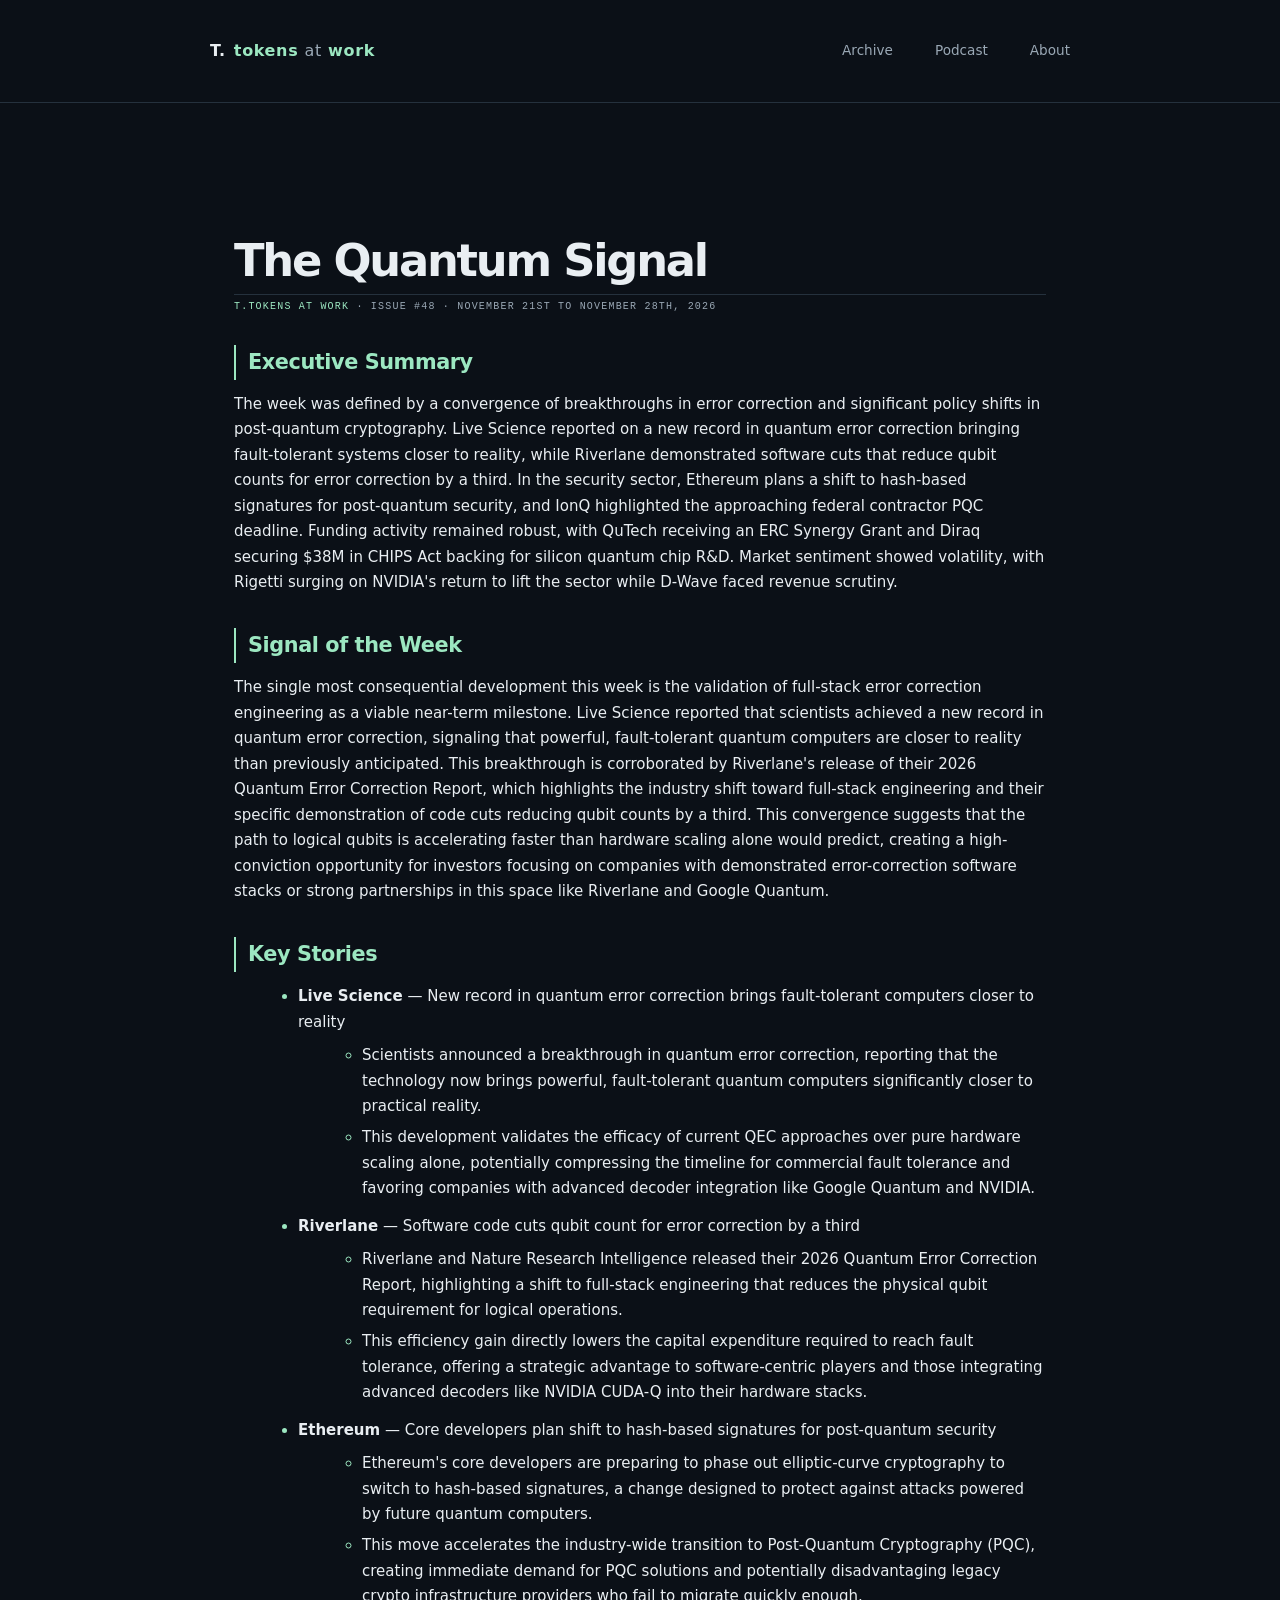
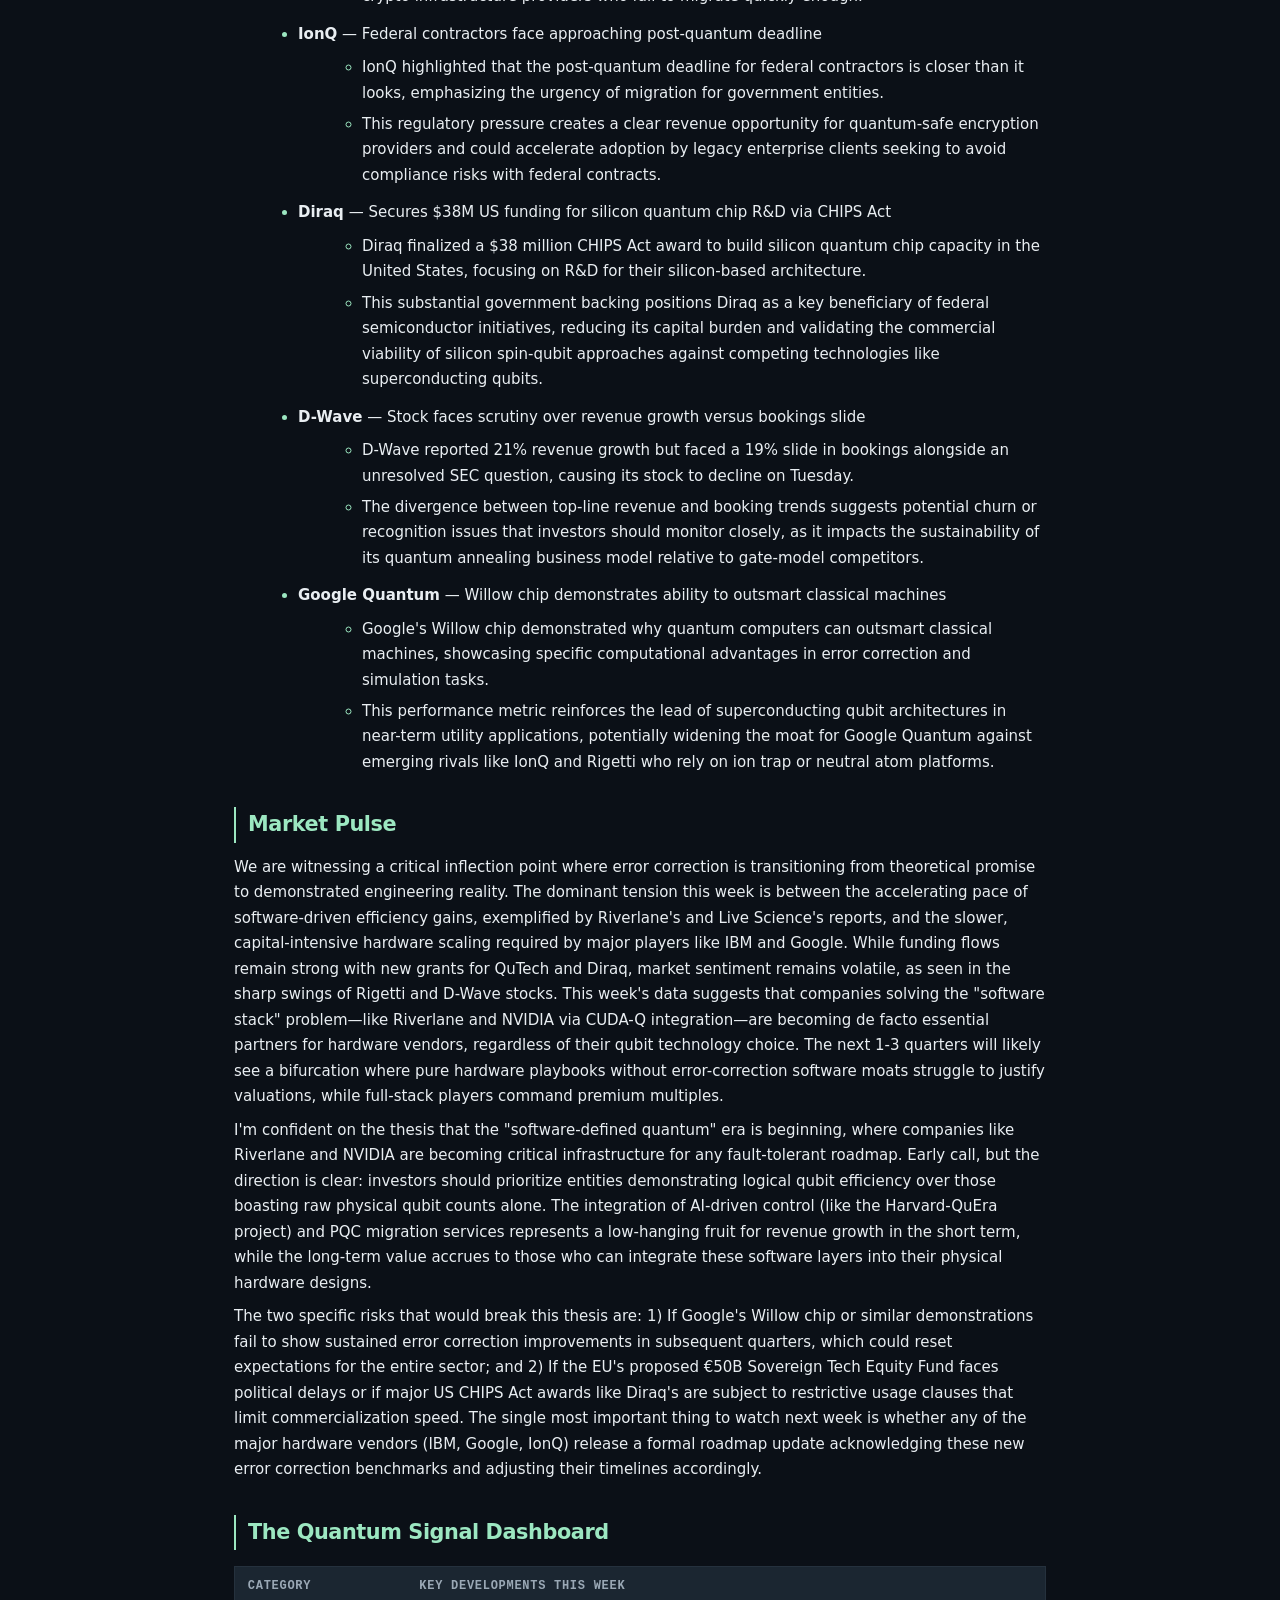
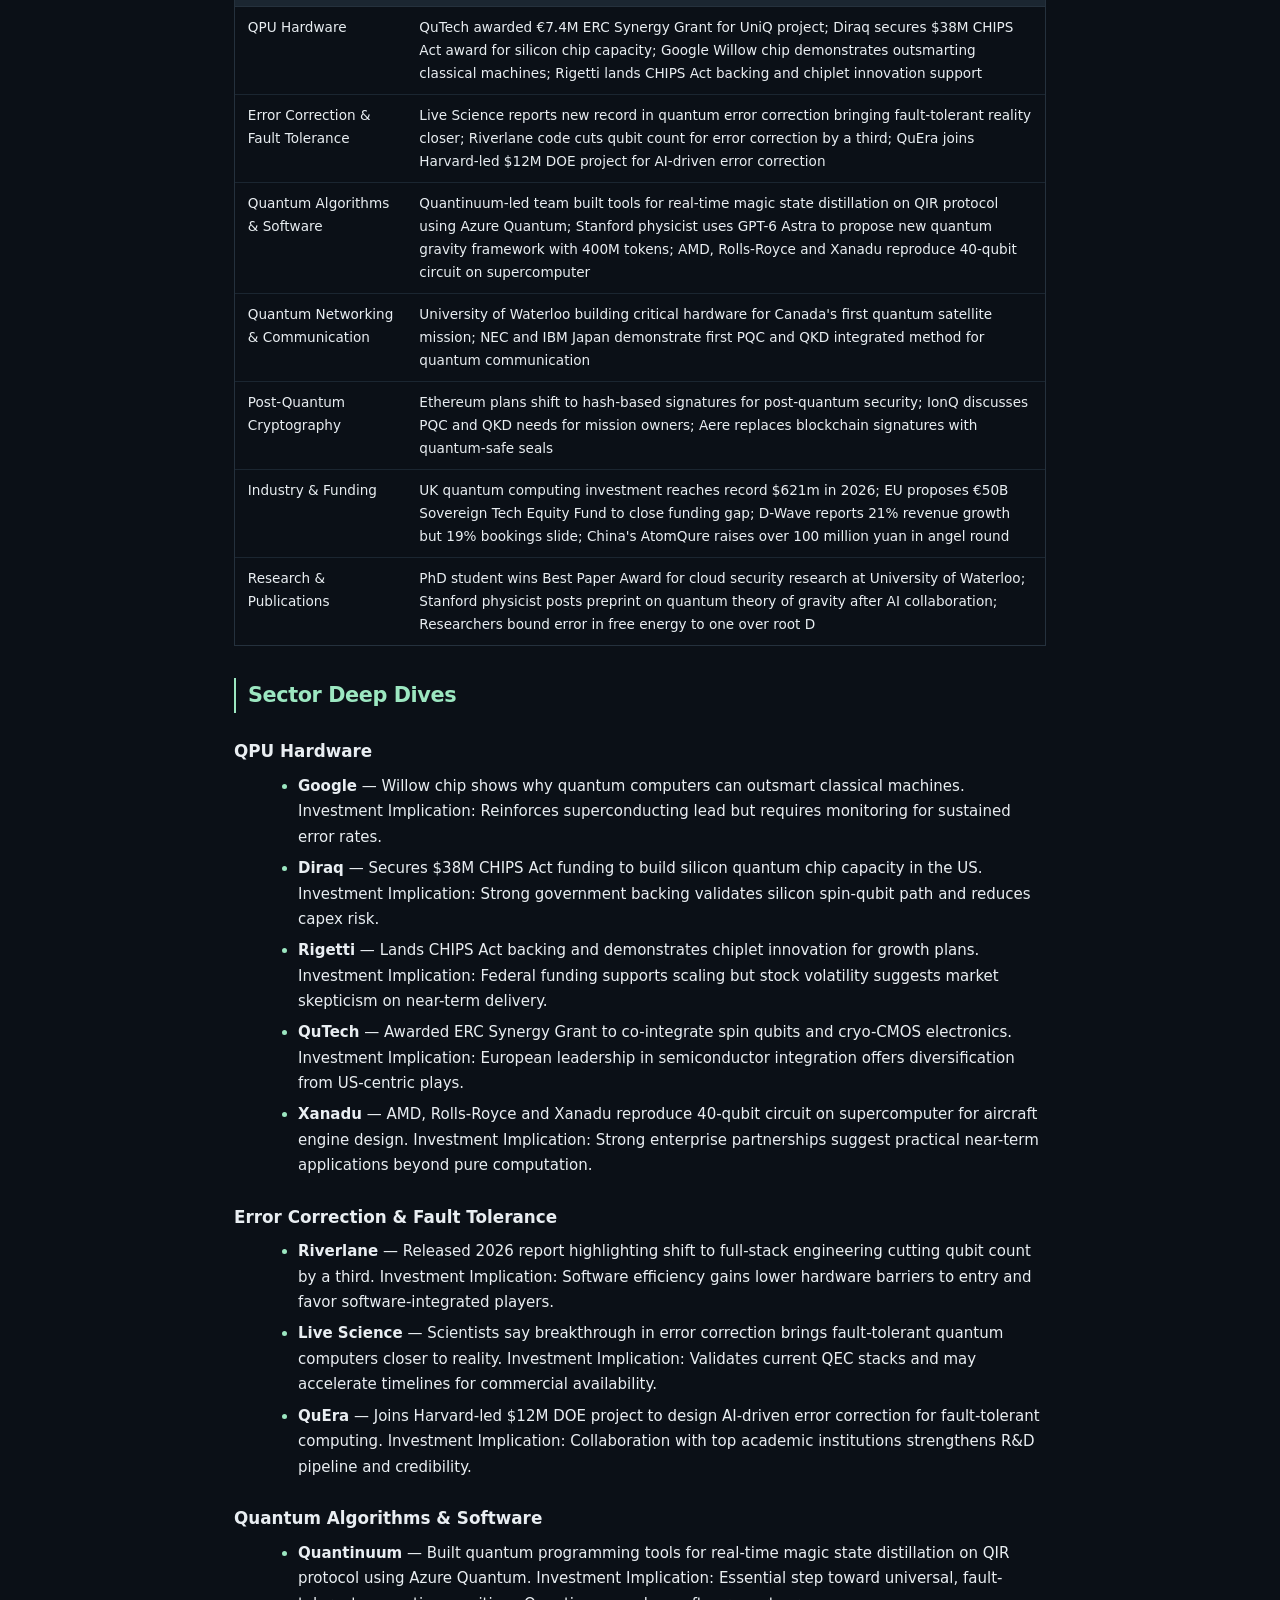
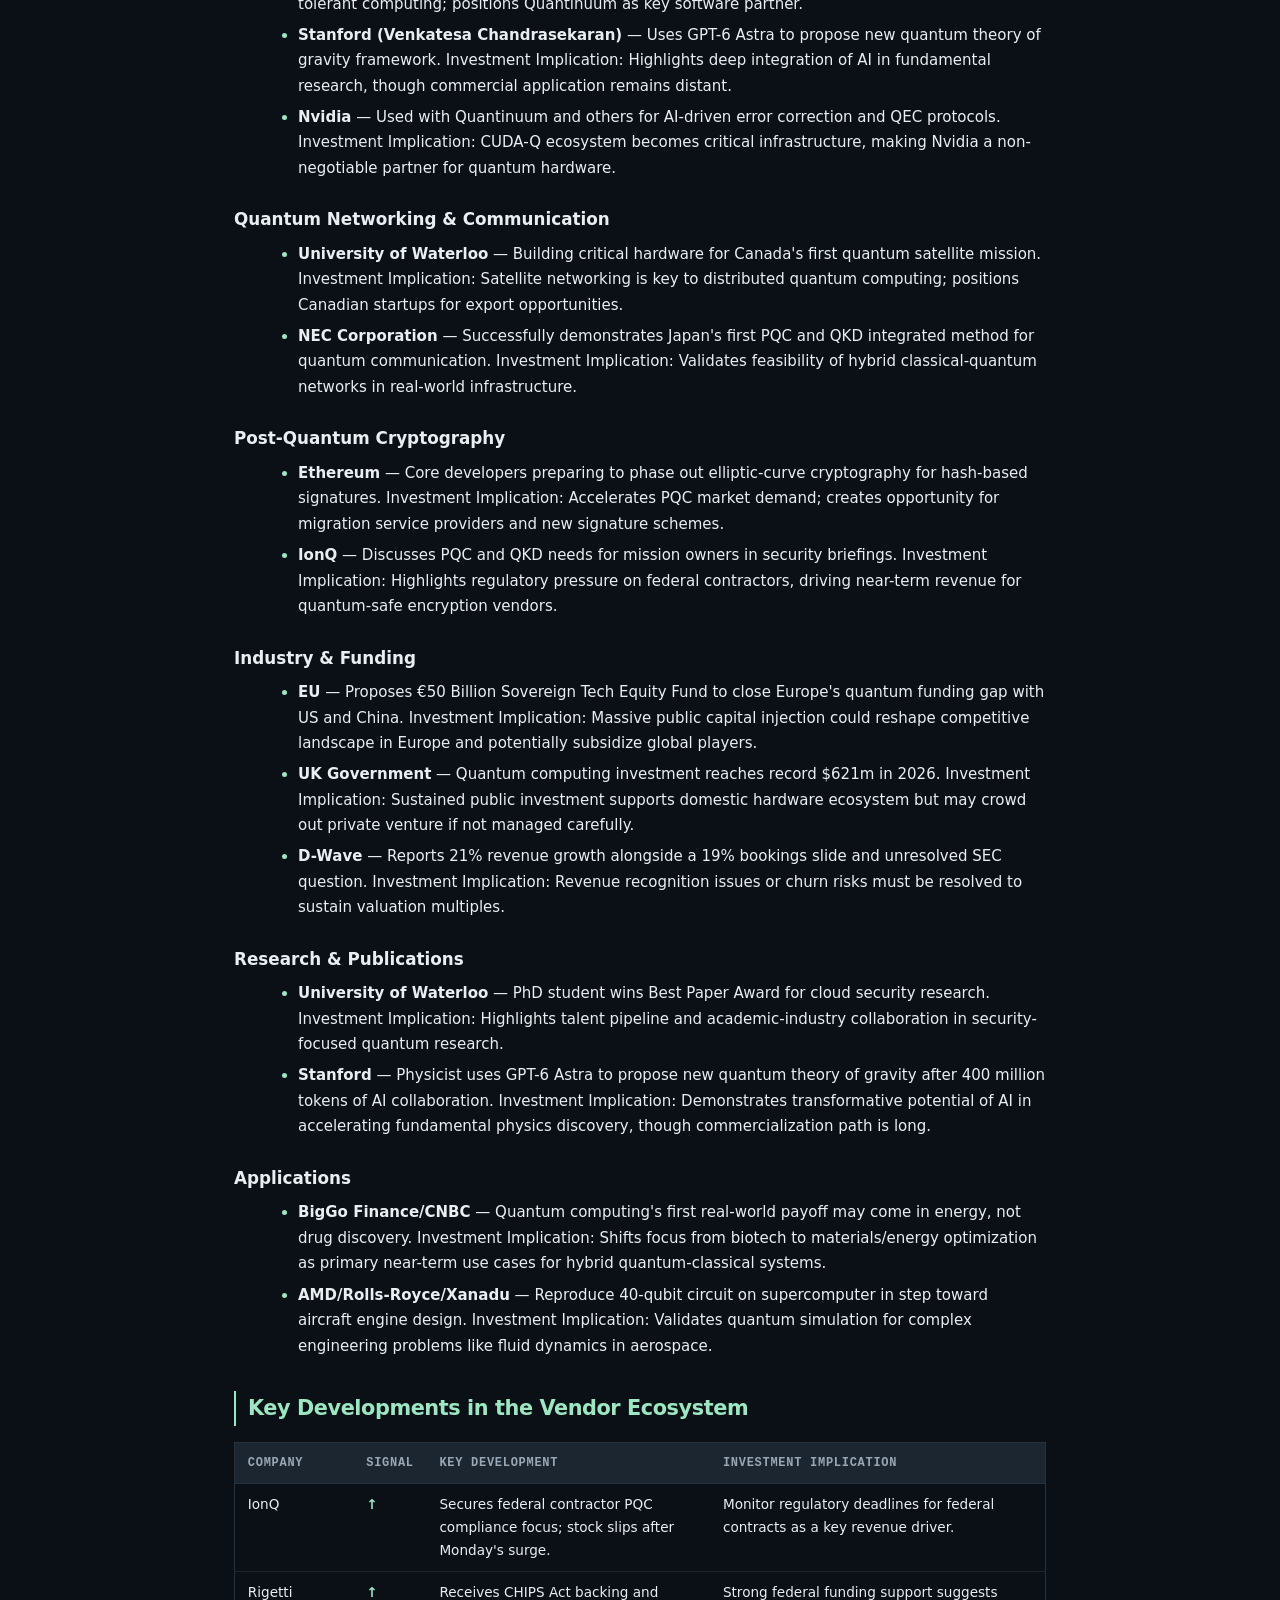
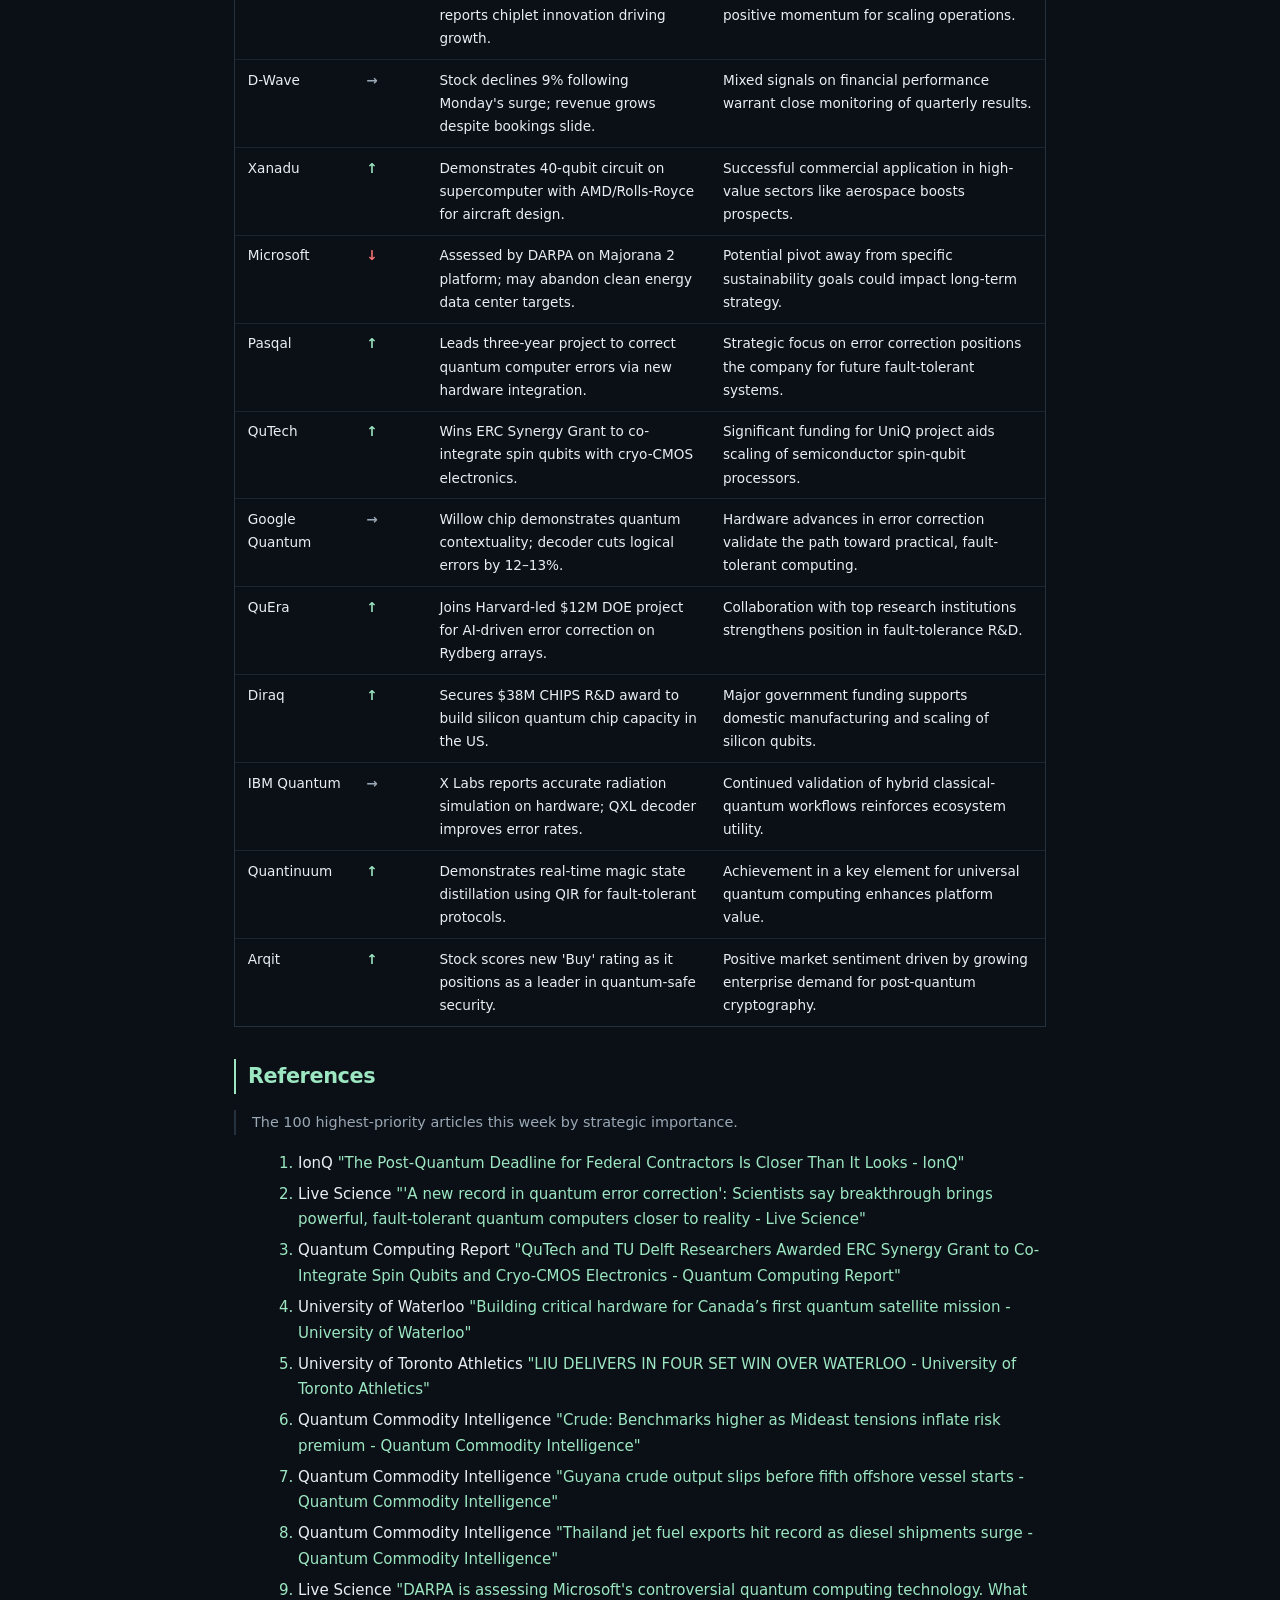
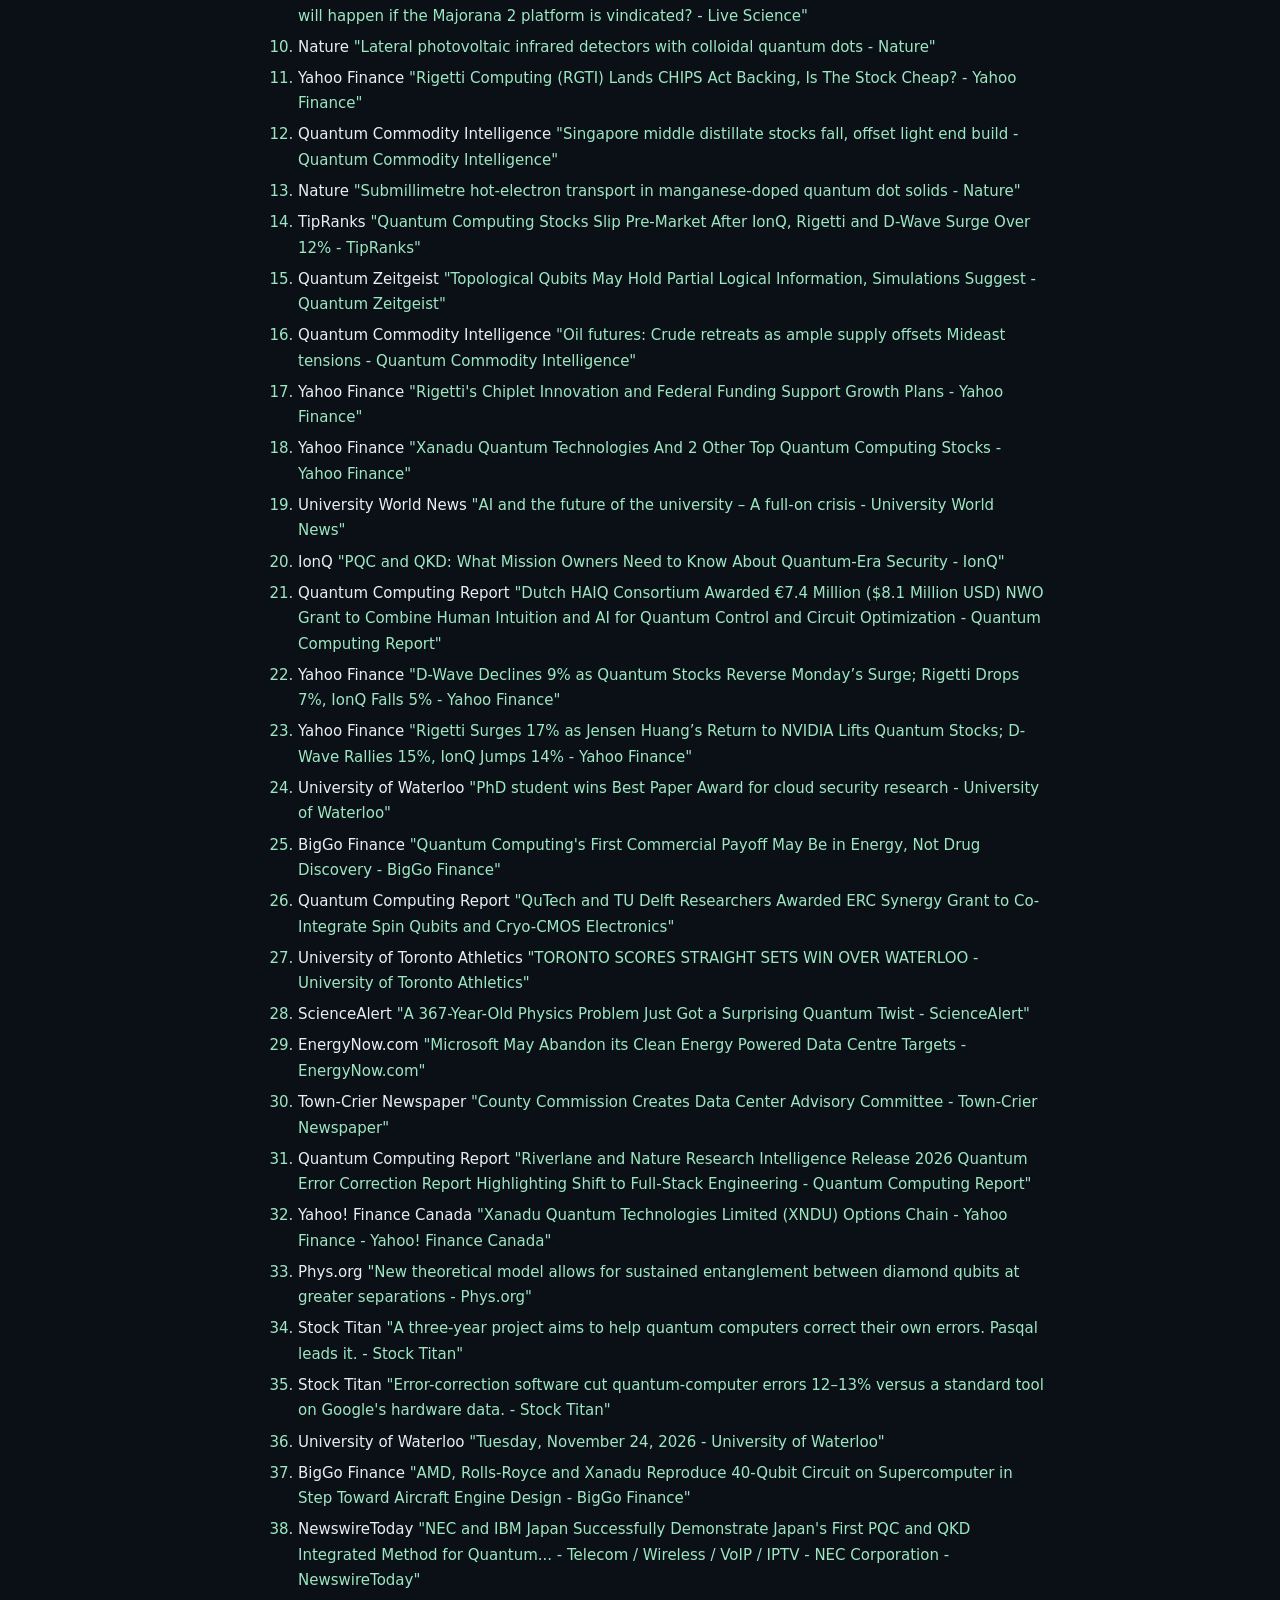
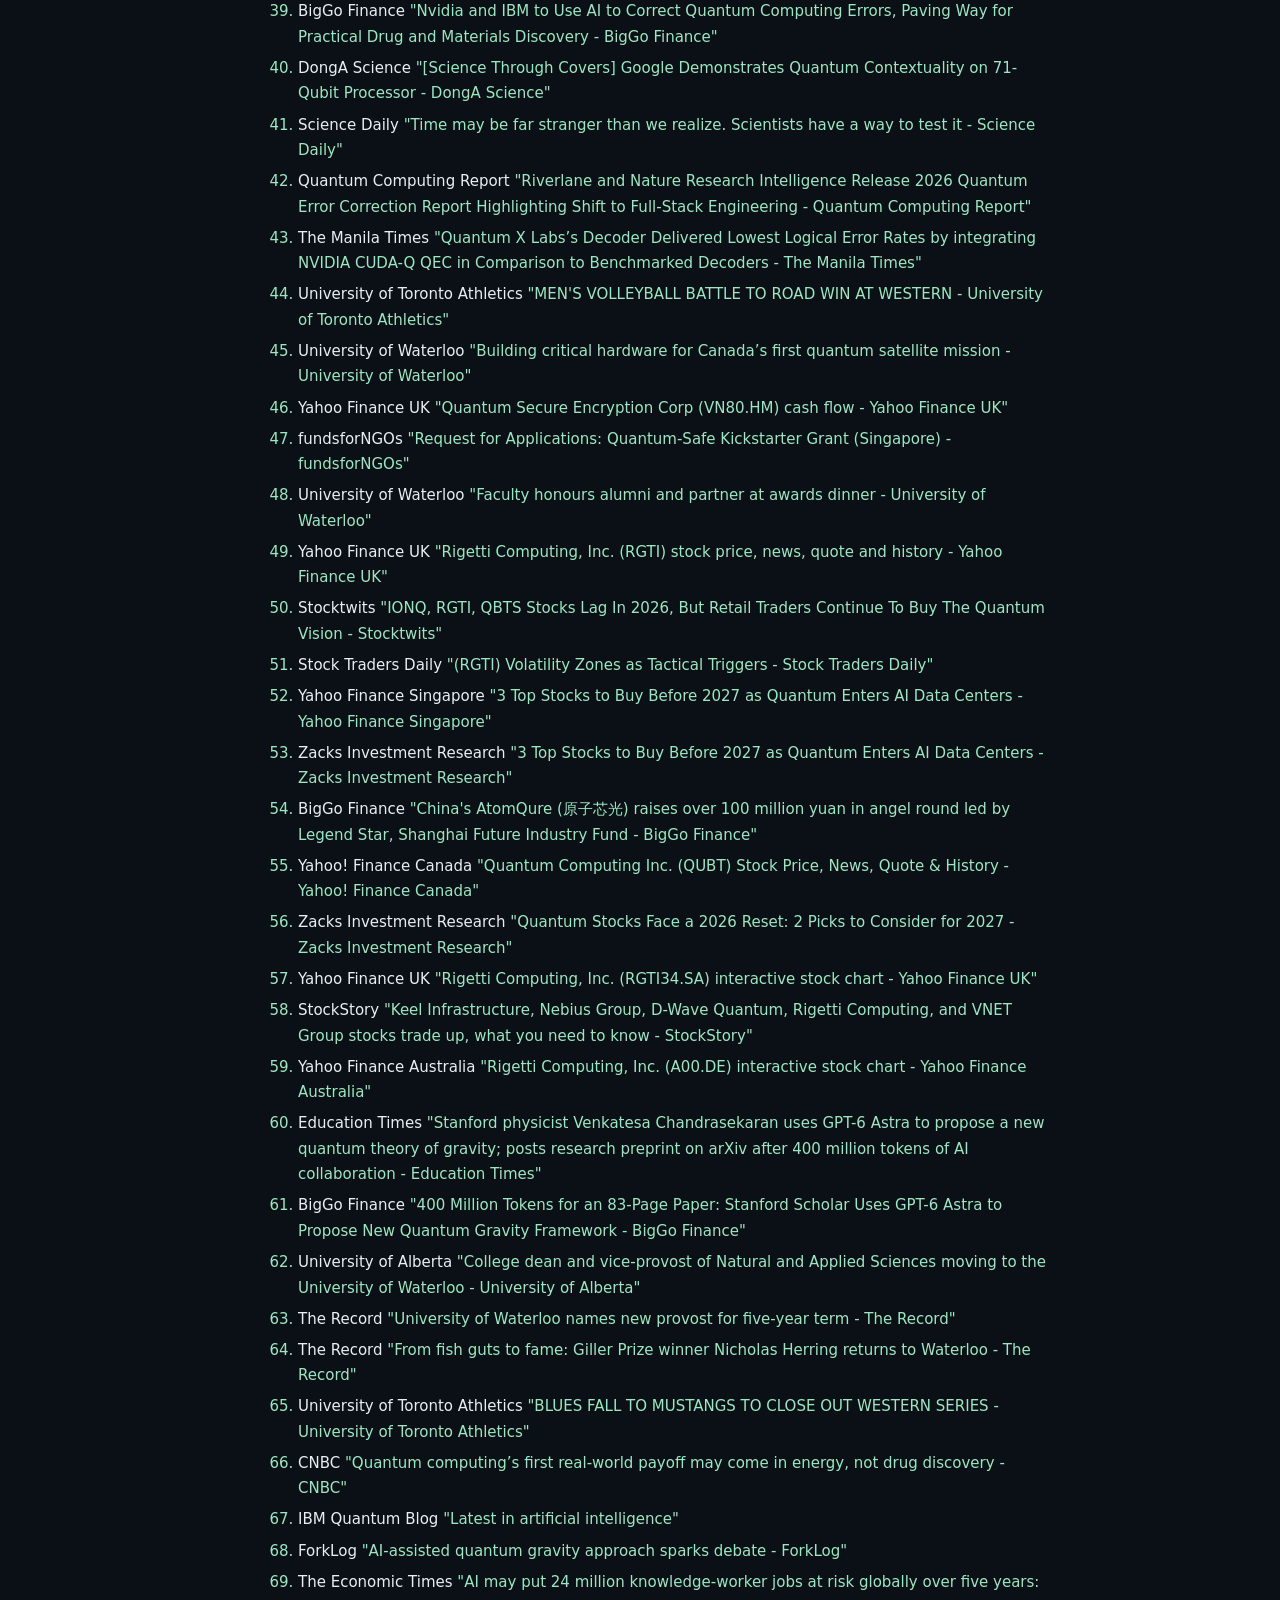
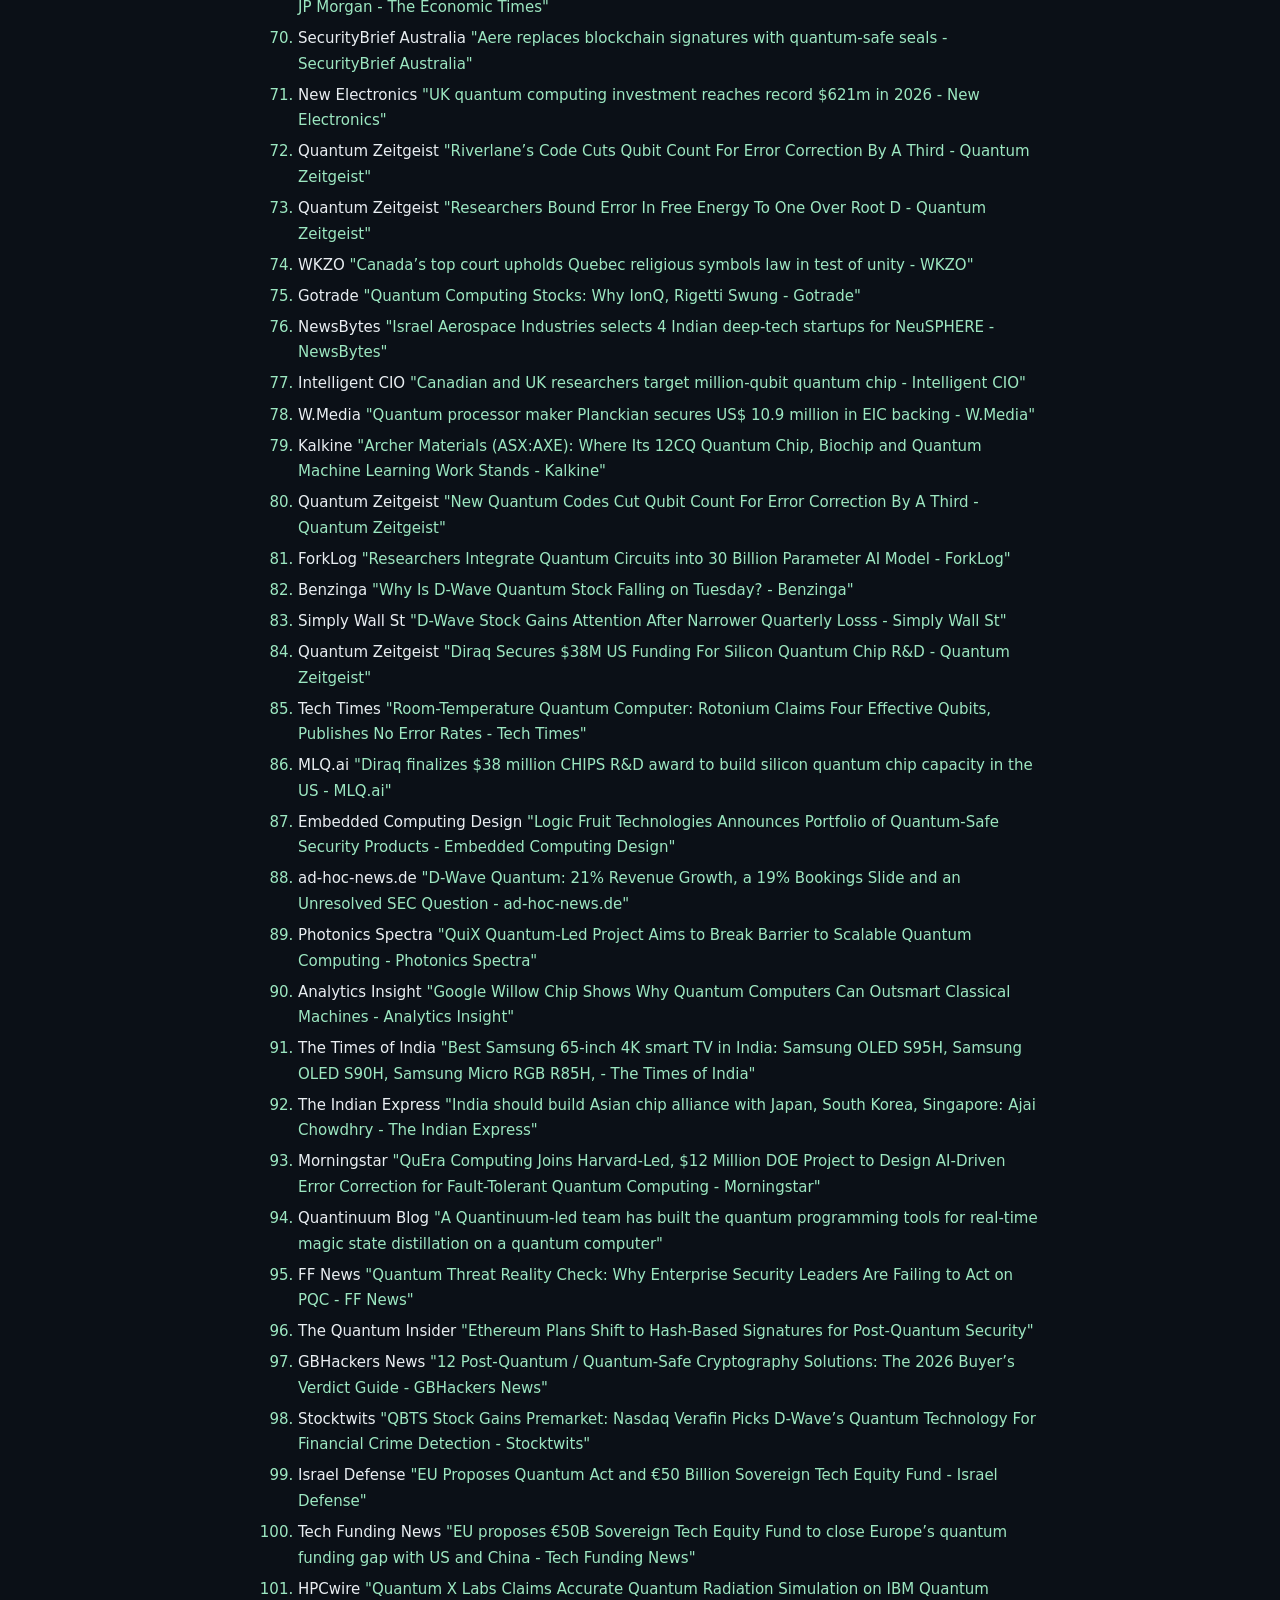
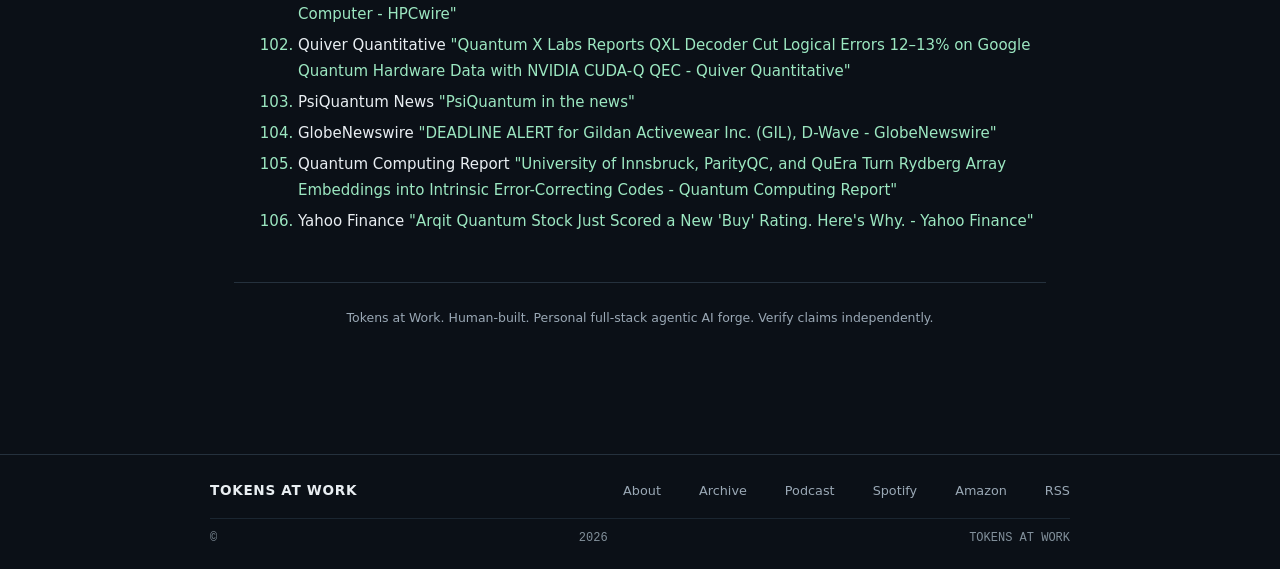
<file: quantum/reports/2026-W48/index.html>
<!DOCTYPE html>
<html lang="en">
<head>
<meta charset="UTF-8">
<meta name="viewport" content="width=device-width,initial-scale=1.0">
<title>The Quantum Signal — Issue #48</title>
<link rel="stylesheet" href="../../../assets/css/styles.css">
<style>
.report-body{
  --bg:#0b1017;--surface:#101720;--line:#25313d;--soft:#1b2631;
  --text:#e9eef2;--muted:#9aa8b5;--accent:#9ce7c1;--accent-dim:#8ed6bd;
  --mono:ui-monospace,SFMono-Regular,Consolas,monospace;
  --sans:system-ui,-apple-system,"Segoe UI",sans-serif;
  --up:#9ce7c1;--neutral:#9aa8b5;--down:#f87171;--max:860px;
  background:var(--bg);color:var(--text);
  font:15px/1.7 var(--sans);
  max-width:var(--max);margin:0 auto;
  padding:2rem 1.5rem 3rem;
  -webkit-font-smoothing:antialiased
}
.report-body h1{font-size:2.8rem;font-weight:750;letter-spacing:-.05em;line-height:1.05;color:var(--text);margin:2rem 0 .4rem;padding-bottom:.6rem;border-bottom:1px solid var(--line)}
.report-body h2{font-size:1.05rem;font-weight:500;color:var(--muted);margin:0 0 1.5rem;font-family:var(--mono);letter-spacing:.12em;text-transform:uppercase;font-size:10px}
.report-body h3{font-size:1.3rem;font-weight:650;color:var(--accent);margin:2rem 0 .75rem;padding-left:.75rem;border-left:2px solid var(--accent);letter-spacing:-.02em}
.report-body h4{font-size:1.05rem;font-weight:600;color:var(--text);margin:1.5rem 0 .5rem}
.report-body p{margin:.5rem 0}
.report-body ul,.report-body ol{margin:.5rem 0 .75rem 1.5rem}
.report-body li{margin:.35rem 0}
.report-body li::marker{color:var(--accent)}
.report-body .table-wrap{overflow-x:auto;-webkit-overflow-scrolling:touch;margin:1rem 0 1.5rem}
.report-body table{width:100%;border-collapse:separate;border-spacing:0;font-size:.85rem;border:1px solid var(--line);min-width:480px}
.report-body th{background:var(--soft);font-weight:600;text-align:left;padding:.6rem .8rem;border-bottom:1px solid var(--line);font-size:.75rem;font-family:var(--mono);letter-spacing:.06em;text-transform:uppercase;color:var(--muted);white-space:nowrap}
.report-body td{padding:.55rem .8rem;border-bottom:1px solid var(--soft);vertical-align:top}
.report-body tr:last-child td{border-bottom:none}
.report-body tr:hover td{background:var(--surface)}
.report-body hr{border:none;border-top:1px solid var(--line);margin:2rem 0}
.report-body a{color:var(--accent);text-decoration:none;border-bottom:1px solid transparent;transition:border-color .2s;overflow-wrap:break-word}
.report-body a:hover{border-bottom-color:var(--accent)}
.report-body .sig-up{color:var(--up);font-weight:700}
.report-body .sig-neutral{color:var(--neutral);font-weight:700}
.report-body .sig-down{color:var(--down);font-weight:700}
.report-body strong{font-weight:600}
.report-body blockquote{border-left:2px solid var(--line);padding-left:1rem;color:var(--muted);font-size:.9rem;margin:1rem 0}
.report-body .report-tagline{margin-top:3rem;padding-top:1.5rem;border-top:1px solid var(--line);font-size:.78rem;color:var(--muted);text-align:center}
body{background:#0b1017;margin:0}
.site-header{background:#0b1017;border-bottom:1px solid #25313d;padding:1rem 1.5rem;font-family:system-ui,-apple-system,"Segoe UI",sans-serif}
.site-header .nav-wrap{max-width:860px;margin:0 auto;display:flex;align-items:center;justify-content:space-between}
.site-header .brand{color:#9ce7c1;text-decoration:none;font-weight:700;font-size:1rem}
.site-header .brand-mark{color:#e9eef2}
.site-header .brand-at{color:#9aa8b5;font-weight:400}
.site-header .primary-nav a{color:#9aa8b5;text-decoration:none;margin-left:1.25rem;font-size:.85rem;transition:color .2s}
.site-header .primary-nav a:hover{color:#9ce7c1}
.site-footer{background:#0b1017;border-top:1px solid #25313d;padding:1.5rem;color:#9aa8b5;font-family:system-ui,-apple-system,"Segoe UI",sans-serif}
.site-footer .footer-main{max-width:860px;margin:0 auto;display:flex;align-items:center;justify-content:space-between}
.site-footer .brand{color:#e9eef2;text-decoration:none;font-weight:700;font-size:.85rem;letter-spacing:.05em}
.site-footer .footer-links a{color:#9aa8b5;text-decoration:none;margin-left:1rem;font-size:.8rem}
.site-footer .footer-links a:hover{color:#9ce7c1}
.site-footer .footer-bottom{max-width:860px;margin:1rem auto 0;padding-top:.75rem;border-top:1px solid #1b2631;font-size:.75rem;text-align:center}
@media print{.report-body{max-width:100%;padding:1cm;font-size:11pt;background:#fff;color:#1a1a2e}.report-body h1,.report-body h3{color:#1a1a2e}.report-body h1{border-bottom-color:#ccc}.report-body h3{border-left-color:#ccc}.report-body th{background:#f5f5f5;color:#333}.report-body td{border-bottom-color:#eee}.report-body a{color:#1a1a2e;border-bottom:none}.report-body a::after{content:" (" attr(href) ")";font-size:.8em;color:#666}}
@media(max-width:640px){.report-body{padding:1.25rem 1rem 2rem;font-size:14px}.report-body h1{font-size:2rem}.report-body h3{font-size:1.1rem;margin-top:1.5rem}.report-body table{font-size:.78rem;min-width:400px}.report-body th,.report-body td{padding:.45rem .6rem}.report-body ul,.report-body ol{margin-left:1.2rem}}</style>
</head>
<body>
<a class="skip-link" href="#main">Skip to content</a>
<header class="site-header">
  <div class="container nav-wrap">
    <a class="brand" href="../../../index.html"><span class="brand-mark">T.</span><span>tokens <span class="brand-at">at</span> work</span></a>
    <nav class="primary-nav" id="primary-nav">
      <a href="../../../archive/index.html">Archive</a>
      <a href="../../../podcast/index.html">Podcast</a>
      <a href="../../../about/index.html">About</a>
    </nav>
  </div>
</header>
<main id="main" class="container section">
<div class="report-body">
<h1>The Quantum Signal</h1>
<h2><a href="https://tokensatwork.com">T.tokens at work</a> · Issue #48 · November 21st to November 28th, 2026</h2>
<h3>Executive Summary</h3>
<p>The week was defined by a convergence of breakthroughs in error correction and significant policy shifts in post-quantum cryptography. Live Science reported on a new record in quantum error correction bringing fault-tolerant systems closer to reality, while Riverlane demonstrated software cuts that reduce qubit counts for error correction by a third. In the security sector, Ethereum plans a shift to hash-based signatures for post-quantum security, and IonQ highlighted the approaching federal contractor PQC deadline. Funding activity remained robust, with QuTech receiving an ERC Synergy Grant and Diraq securing $38M in CHIPS Act backing for silicon quantum chip R&amp;D. Market sentiment showed volatility, with Rigetti surging on NVIDIA&#39;s return to lift the sector while D-Wave faced revenue scrutiny.</p>
<h3>Signal of the Week</h3>
<p>The single most consequential development this week is the validation of full-stack error correction engineering as a viable near-term milestone. Live Science reported that scientists achieved a new record in quantum error correction, signaling that powerful, fault-tolerant quantum computers are closer to reality than previously anticipated. This breakthrough is corroborated by Riverlane&#39;s release of their 2026 Quantum Error Correction Report, which highlights the industry shift toward full-stack engineering and their specific demonstration of code cuts reducing qubit counts by a third. This convergence suggests that the path to logical qubits is accelerating faster than hardware scaling alone would predict, creating a high-conviction opportunity for investors focusing on companies with demonstrated error-correction software stacks or strong partnerships in this space like Riverlane and Google Quantum.</p>
<h3>Key Stories</h3>
<ul>
<li><p><strong>Live Science</strong> — New record in quantum error correction brings fault-tolerant computers closer to reality</p>
<ul>
<li>Scientists announced a breakthrough in quantum error correction, reporting that the technology now brings powerful, fault-tolerant quantum computers significantly closer to practical reality.</li>
<li>This development validates the efficacy of current QEC approaches over pure hardware scaling alone, potentially compressing the timeline for commercial fault tolerance and favoring companies with advanced decoder integration like Google Quantum and NVIDIA.</li>
</ul>
</li>
<li><p><strong>Riverlane</strong> — Software code cuts qubit count for error correction by a third</p>
<ul>
<li>Riverlane and Nature Research Intelligence released their 2026 Quantum Error Correction Report, highlighting a shift to full-stack engineering that reduces the physical qubit requirement for logical operations.</li>
<li>This efficiency gain directly lowers the capital expenditure required to reach fault tolerance, offering a strategic advantage to software-centric players and those integrating advanced decoders like NVIDIA CUDA-Q into their hardware stacks.</li>
</ul>
</li>
<li><p><strong>Ethereum</strong> — Core developers plan shift to hash-based signatures for post-quantum security</p>
<ul>
<li>Ethereum&#39;s core developers are preparing to phase out elliptic-curve cryptography to switch to hash-based signatures, a change designed to protect against attacks powered by future quantum computers.</li>
<li>This move accelerates the industry-wide transition to Post-Quantum Cryptography (PQC), creating immediate demand for PQC solutions and potentially disadvantaging legacy crypto infrastructure providers who fail to migrate quickly enough.</li>
</ul>
</li>
<li><p><strong>IonQ</strong> — Federal contractors face approaching post-quantum deadline</p>
<ul>
<li>IonQ highlighted that the post-quantum deadline for federal contractors is closer than it looks, emphasizing the urgency of migration for government entities.</li>
<li>This regulatory pressure creates a clear revenue opportunity for quantum-safe encryption providers and could accelerate adoption by legacy enterprise clients seeking to avoid compliance risks with federal contracts.</li>
</ul>
</li>
<li><p><strong>Diraq</strong> — Secures $38M US funding for silicon quantum chip R&amp;D via CHIPS Act</p>
<ul>
<li>Diraq finalized a $38 million CHIPS Act award to build silicon quantum chip capacity in the United States, focusing on R&amp;D for their silicon-based architecture.</li>
<li>This substantial government backing positions Diraq as a key beneficiary of federal semiconductor initiatives, reducing its capital burden and validating the commercial viability of silicon spin-qubit approaches against competing technologies like superconducting qubits.</li>
</ul>
</li>
<li><p><strong>D-Wave</strong> — Stock faces scrutiny over revenue growth versus bookings slide</p>
<ul>
<li>D-Wave reported 21% revenue growth but faced a 19% slide in bookings alongside an unresolved SEC question, causing its stock to decline on Tuesday.</li>
<li>The divergence between top-line revenue and booking trends suggests potential churn or recognition issues that investors should monitor closely, as it impacts the sustainability of its quantum annealing business model relative to gate-model competitors.</li>
</ul>
</li>
<li><p><strong>Google Quantum</strong> — Willow chip demonstrates ability to outsmart classical machines</p>
<ul>
<li>Google&#39;s Willow chip demonstrated why quantum computers can outsmart classical machines, showcasing specific computational advantages in error correction and simulation tasks.</li>
<li>This performance metric reinforces the lead of superconducting qubit architectures in near-term utility applications, potentially widening the moat for Google Quantum against emerging rivals like IonQ and Rigetti who rely on ion trap or neutral atom platforms.</li>
</ul>
</li>
</ul>
<h3>Market Pulse</h3>
<p>We are witnessing a critical inflection point where error correction is transitioning from theoretical promise to demonstrated engineering reality. The dominant tension this week is between the accelerating pace of software-driven efficiency gains, exemplified by Riverlane&#39;s and Live Science&#39;s reports, and the slower, capital-intensive hardware scaling required by major players like IBM and Google. While funding flows remain strong with new grants for QuTech and Diraq, market sentiment remains volatile, as seen in the sharp swings of Rigetti and D-Wave stocks. This week&#39;s data suggests that companies solving the &quot;software stack&quot; problem—like Riverlane and NVIDIA via CUDA-Q integration—are becoming de facto essential partners for hardware vendors, regardless of their qubit technology choice. The next 1-3 quarters will likely see a bifurcation where pure hardware playbooks without error-correction software moats struggle to justify valuations, while full-stack players command premium multiples.</p>
<p>I&#39;m confident on the thesis that the &quot;software-defined quantum&quot; era is beginning, where companies like Riverlane and NVIDIA are becoming critical infrastructure for any fault-tolerant roadmap. Early call, but the direction is clear: investors should prioritize entities demonstrating logical qubit efficiency over those boasting raw physical qubit counts alone. The integration of AI-driven control (like the Harvard-QuEra project) and PQC migration services represents a low-hanging fruit for revenue growth in the short term, while the long-term value accrues to those who can integrate these software layers into their physical hardware designs.</p>
<p>The two specific risks that would break this thesis are: 1) If Google&#39;s Willow chip or similar demonstrations fail to show sustained error correction improvements in subsequent quarters, which could reset expectations for the entire sector; and 2) If the EU&#39;s proposed €50B Sovereign Tech Equity Fund faces political delays or if major US CHIPS Act awards like Diraq&#39;s are subject to restrictive usage clauses that limit commercialization speed. The single most important thing to watch next week is whether any of the major hardware vendors (IBM, Google, IonQ) release a formal roadmap update acknowledging these new error correction benchmarks and adjusting their timelines accordingly.</p>
<h3>The Quantum Signal Dashboard</h3>
<div class="table-wrap"><table>
<thead>
<tr>
<th>Category</th>
<th>Key Developments This Week</th>
</tr>
</thead>
<tbody><tr>
<td>QPU Hardware</td>
<td>QuTech awarded €7.4M ERC Synergy Grant for UniQ project; Diraq secures $38M CHIPS Act award for silicon chip capacity; Google Willow chip demonstrates outsmarting classical machines; Rigetti lands CHIPS Act backing and chiplet innovation support</td>
</tr>
<tr>
<td>Error Correction &amp; Fault Tolerance</td>
<td>Live Science reports new record in quantum error correction bringing fault-tolerant reality closer; Riverlane code cuts qubit count for error correction by a third; QuEra joins Harvard-led $12M DOE project for AI-driven error correction</td>
</tr>
<tr>
<td>Quantum Algorithms &amp; Software</td>
<td>Quantinuum-led team built tools for real-time magic state distillation on QIR protocol using Azure Quantum; Stanford physicist uses GPT-6 Astra to propose new quantum gravity framework with 400M tokens; AMD, Rolls-Royce and Xanadu reproduce 40-qubit circuit on supercomputer</td>
</tr>
<tr>
<td>Quantum Networking &amp; Communication</td>
<td>University of Waterloo building critical hardware for Canada&#39;s first quantum satellite mission; NEC and IBM Japan demonstrate first PQC and QKD integrated method for quantum communication</td>
</tr>
<tr>
<td>Post-Quantum Cryptography</td>
<td>Ethereum plans shift to hash-based signatures for post-quantum security; IonQ discusses PQC and QKD needs for mission owners; Aere replaces blockchain signatures with quantum-safe seals</td>
</tr>
<tr>
<td>Industry &amp; Funding</td>
<td>UK quantum computing investment reaches record $621m in 2026; EU proposes €50B Sovereign Tech Equity Fund to close funding gap; D-Wave reports 21% revenue growth but 19% bookings slide; China&#39;s AtomQure raises over 100 million yuan in angel round</td>
</tr>
<tr>
<td>Research &amp; Publications</td>
<td>PhD student wins Best Paper Award for cloud security research at University of Waterloo; Stanford physicist posts preprint on quantum theory of gravity after AI collaboration; Researchers bound error in free energy to one over root D</td>
</tr>
</tbody></table></div>
<h3>Sector Deep Dives</h3>
<h4>QPU Hardware</h4>
<ul>
<li><strong>Google</strong> — Willow chip shows why quantum computers can outsmart classical machines. Investment Implication: Reinforces superconducting lead but requires monitoring for sustained error rates.</li>
<li><strong>Diraq</strong> — Secures $38M CHIPS Act funding to build silicon quantum chip capacity in the US. Investment Implication: Strong government backing validates silicon spin-qubit path and reduces capex risk.</li>
<li><strong>Rigetti</strong> — Lands CHIPS Act backing and demonstrates chiplet innovation for growth plans. Investment Implication: Federal funding supports scaling but stock volatility suggests market skepticism on near-term delivery.</li>
<li><strong>QuTech</strong> — Awarded ERC Synergy Grant to co-integrate spin qubits and cryo-CMOS electronics. Investment Implication: European leadership in semiconductor integration offers diversification from US-centric plays.</li>
<li><strong>Xanadu</strong> — AMD, Rolls-Royce and Xanadu reproduce 40-qubit circuit on supercomputer for aircraft engine design. Investment Implication: Strong enterprise partnerships suggest practical near-term applications beyond pure computation.</li>
</ul>
<h4>Error Correction &amp; Fault Tolerance</h4>
<ul>
<li><strong>Riverlane</strong> — Released 2026 report highlighting shift to full-stack engineering cutting qubit count by a third. Investment Implication: Software efficiency gains lower hardware barriers to entry and favor software-integrated players.</li>
<li><strong>Live Science</strong> — Scientists say breakthrough in error correction brings fault-tolerant quantum computers closer to reality. Investment Implication: Validates current QEC stacks and may accelerate timelines for commercial availability.</li>
<li><strong>QuEra</strong> — Joins Harvard-led $12M DOE project to design AI-driven error correction for fault-tolerant computing. Investment Implication: Collaboration with top academic institutions strengthens R&amp;D pipeline and credibility.</li>
</ul>
<h4>Quantum Algorithms &amp; Software</h4>
<ul>
<li><strong>Quantinuum</strong> — Built quantum programming tools for real-time magic state distillation on QIR protocol using Azure Quantum. Investment Implication: Essential step toward universal, fault-tolerant computing; positions Quantinuum as key software partner.</li>
<li><strong>Stanford (Venkatesa Chandrasekaran)</strong> — Uses GPT-6 Astra to propose new quantum theory of gravity framework. Investment Implication: Highlights deep integration of AI in fundamental research, though commercial application remains distant.</li>
<li><strong>Nvidia</strong> — Used with Quantinuum and others for AI-driven error correction and QEC protocols. Investment Implication: CUDA-Q ecosystem becomes critical infrastructure, making Nvidia a non-negotiable partner for quantum hardware.</li>
</ul>
<h4>Quantum Networking &amp; Communication</h4>
<ul>
<li><strong>University of Waterloo</strong> — Building critical hardware for Canada&#39;s first quantum satellite mission. Investment Implication: Satellite networking is key to distributed quantum computing; positions Canadian startups for export opportunities.</li>
<li><strong>NEC Corporation</strong> — Successfully demonstrates Japan&#39;s first PQC and QKD integrated method for quantum communication. Investment Implication: Validates feasibility of hybrid classical-quantum networks in real-world infrastructure.</li>
</ul>
<h4>Post-Quantum Cryptography</h4>
<ul>
<li><strong>Ethereum</strong> — Core developers preparing to phase out elliptic-curve cryptography for hash-based signatures. Investment Implication: Accelerates PQC market demand; creates opportunity for migration service providers and new signature schemes.</li>
<li><strong>IonQ</strong> — Discusses PQC and QKD needs for mission owners in security briefings. Investment Implication: Highlights regulatory pressure on federal contractors, driving near-term revenue for quantum-safe encryption vendors.</li>
</ul>
<h4>Industry &amp; Funding</h4>
<ul>
<li><strong>EU</strong> — Proposes €50 Billion Sovereign Tech Equity Fund to close Europe&#39;s quantum funding gap with US and China. Investment Implication: Massive public capital injection could reshape competitive landscape in Europe and potentially subsidize global players.</li>
<li><strong>UK Government</strong> — Quantum computing investment reaches record $621m in 2026. Investment Implication: Sustained public investment supports domestic hardware ecosystem but may crowd out private venture if not managed carefully.</li>
<li><strong>D-Wave</strong> — Reports 21% revenue growth alongside a 19% bookings slide and unresolved SEC question. Investment Implication: Revenue recognition issues or churn risks must be resolved to sustain valuation multiples.</li>
</ul>
<h4>Research &amp; Publications</h4>
<ul>
<li><strong>University of Waterloo</strong> — PhD student wins Best Paper Award for cloud security research. Investment Implication: Highlights talent pipeline and academic-industry collaboration in security-focused quantum research.</li>
<li><strong>Stanford</strong> — Physicist uses GPT-6 Astra to propose new quantum theory of gravity after 400 million tokens of AI collaboration. Investment Implication: Demonstrates transformative potential of AI in accelerating fundamental physics discovery, though commercialization path is long.</li>
</ul>
<h4>Applications</h4>
<ul>
<li><strong>BigGo Finance/CNBC</strong> — Quantum computing&#39;s first real-world payoff may come in energy, not drug discovery. Investment Implication: Shifts focus from biotech to materials/energy optimization as primary near-term use cases for hybrid quantum-classical systems.</li>
<li><strong>AMD/Rolls-Royce/Xanadu</strong> — Reproduce 40-qubit circuit on supercomputer in step toward aircraft engine design. Investment Implication: Validates quantum simulation for complex engineering problems like fluid dynamics in aerospace.</li>
</ul>
<h3>Key Developments in the Vendor Ecosystem</h3>
<div class="table-wrap"><table>
<thead>
<tr>
<th>Company</th>
<th>Signal</th>
<th>Key Development</th>
<th>Investment Implication</th>
</tr>
</thead>
<tbody><tr>
<td>IonQ</td>
<td><span class="sig-up">↑</span></td>
<td>Secures federal contractor PQC compliance focus; stock slips after Monday&#39;s surge.</td>
<td>Monitor regulatory deadlines for federal contracts as a key revenue driver.</td>
</tr>
<tr>
<td>Rigetti</td>
<td><span class="sig-up">↑</span></td>
<td>Receives CHIPS Act backing and reports chiplet innovation driving growth.</td>
<td>Strong federal funding support suggests positive momentum for scaling operations.</td>
</tr>
<tr>
<td>D-Wave</td>
<td><span class="sig-neutral">→</span></td>
<td>Stock declines 9% following Monday&#39;s surge; revenue grows despite bookings slide.</td>
<td>Mixed signals on financial performance warrant close monitoring of quarterly results.</td>
</tr>
<tr>
<td>Xanadu</td>
<td><span class="sig-up">↑</span></td>
<td>Demonstrates 40-qubit circuit on supercomputer with AMD/Rolls-Royce for aircraft design.</td>
<td>Successful commercial application in high-value sectors like aerospace boosts prospects.</td>
</tr>
<tr>
<td>Microsoft</td>
<td><span class="sig-down">↓</span></td>
<td>Assessed by DARPA on Majorana 2 platform; may abandon clean energy data center targets.</td>
<td>Potential pivot away from specific sustainability goals could impact long-term strategy.</td>
</tr>
<tr>
<td>Pasqal</td>
<td><span class="sig-up">↑</span></td>
<td>Leads three-year project to correct quantum computer errors via new hardware integration.</td>
<td>Strategic focus on error correction positions the company for future fault-tolerant systems.</td>
</tr>
<tr>
<td>QuTech</td>
<td><span class="sig-up">↑</span></td>
<td>Wins ERC Synergy Grant to co-integrate spin qubits with cryo-CMOS electronics.</td>
<td>Significant funding for UniQ project aids scaling of semiconductor spin-qubit processors.</td>
</tr>
<tr>
<td>Google Quantum</td>
<td><span class="sig-neutral">→</span></td>
<td>Willow chip demonstrates quantum contextuality; decoder cuts logical errors by 12–13%.</td>
<td>Hardware advances in error correction validate the path toward practical, fault-tolerant computing.</td>
</tr>
<tr>
<td>QuEra</td>
<td><span class="sig-up">↑</span></td>
<td>Joins Harvard-led $12M DOE project for AI-driven error correction on Rydberg arrays.</td>
<td>Collaboration with top research institutions strengthens position in fault-tolerance R&amp;D.</td>
</tr>
<tr>
<td>Diraq</td>
<td><span class="sig-up">↑</span></td>
<td>Secures $38M CHIPS R&amp;D award to build silicon quantum chip capacity in the US.</td>
<td>Major government funding supports domestic manufacturing and scaling of silicon qubits.</td>
</tr>
<tr>
<td>IBM Quantum</td>
<td><span class="sig-neutral">→</span></td>
<td>X Labs reports accurate radiation simulation on hardware; QXL decoder improves error rates.</td>
<td>Continued validation of hybrid classical-quantum workflows reinforces ecosystem utility.</td>
</tr>
<tr>
<td>Quantinuum</td>
<td><span class="sig-up">↑</span></td>
<td>Demonstrates real-time magic state distillation using QIR for fault-tolerant protocols.</td>
<td>Achievement in a key element for universal quantum computing enhances platform value.</td>
</tr>
<tr>
<td>Arqit</td>
<td><span class="sig-up">↑</span></td>
<td>Stock scores new &#39;Buy&#39; rating as it positions as a leader in quantum-safe security.</td>
<td>Positive market sentiment driven by growing enterprise demand for post-quantum cryptography.</td>
</tr>
</tbody></table></div>
<h3>References</h3>
<blockquote>
<p>The 100 highest-priority articles this week by strategic importance.</p>
</blockquote>
<ol>
<li>IonQ <a href="https://news.google.com/rss/articles/[base64]?oc=5">&quot;The Post-Quantum Deadline for Federal Contractors Is Closer Than It Looks - IonQ&quot;</a></li>
<li>Live Science <a href="https://news.google.com/rss/articles/[base64]?oc=5">&quot;&#39;A new record in quantum error correction&#39;: Scientists say breakthrough brings powerful, fault-tolerant quantum computers closer to reality - Live Science&quot;</a></li>
<li>Quantum Computing Report <a href="https://news.google.com/rss/articles/[base64]?oc=5">&quot;QuTech and TU Delft Researchers Awarded ERC Synergy Grant to Co-Integrate Spin Qubits and Cryo-CMOS Electronics - Quantum Computing Report&quot;</a></li>
<li>University of Waterloo <a href="https://news.google.com/rss/articles/[base64]?oc=5">&quot;Building critical hardware for Canada’s first quantum satellite mission - University of Waterloo&quot;</a></li>
<li>University of Toronto Athletics <a href="https://news.google.com/rss/articles/[base64]?oc=5">&quot;LIU DELIVERS IN FOUR SET WIN OVER WATERLOO - University of Toronto Athletics&quot;</a></li>
<li>Quantum Commodity Intelligence <a href="https://news.google.com/rss/articles/[base64]?oc=5">&quot;Crude: Benchmarks higher as Mideast tensions inflate risk premium - Quantum Commodity Intelligence&quot;</a></li>
<li>Quantum Commodity Intelligence <a href="https://news.google.com/rss/articles/[base64]?oc=5">&quot;Guyana crude output slips before fifth offshore vessel starts - Quantum Commodity Intelligence&quot;</a></li>
<li>Quantum Commodity Intelligence <a href="https://news.google.com/rss/articles/[base64]?oc=5">&quot;Thailand jet fuel exports hit record as diesel shipments surge - Quantum Commodity Intelligence&quot;</a></li>
<li>Live Science <a href="https://news.google.com/rss/articles/[base64]?oc=5">&quot;DARPA is assessing Microsoft&#39;s controversial quantum computing technology. What will happen if the Majorana 2 platform is vindicated? - Live Science&quot;</a></li>
<li>Nature <a href="https://news.google.com/rss/articles/CBMiX0FVX3lxTFB3cWJoRUYtZnQ3XzJyVUdDcFo1YllYVHg3RjNLWVBPb1ZCQ2hwdlIxb0FKX0lwbHlKMDVrSXlOODhhMnVvMmQ1Qlp1NG1vRUVPT1JzZjI3MmowbDZfQ1dB?oc=5">&quot;Lateral photovoltaic infrared detectors with colloidal quantum dots - Nature&quot;</a></li>
<li>Yahoo Finance <a href="https://news.google.com/rss/articles/[base64]?oc=5">&quot;Rigetti Computing (RGTI) Lands CHIPS Act Backing, Is The Stock Cheap? - Yahoo Finance&quot;</a></li>
<li>Quantum Commodity Intelligence <a href="https://news.google.com/rss/articles/[base64]?oc=5">&quot;Singapore middle distillate stocks fall, offset light end build - Quantum Commodity Intelligence&quot;</a></li>
<li>Nature <a href="https://news.google.com/rss/articles/CBMiX0FVX3lxTFBJTUJBYWZTeDZCWnI1S0Y0NmlJb2JiUTBJTTdKc1JsT1JJYncwR2VoYzl1YnJBd3Z1eWE5RUJIVVhzOWRNbE13VnpKY1lHb3k2TW1pU21VTDdjRzZFb2J3?oc=5">&quot;Submillimetre hot-electron transport in manganese-doped quantum dot solids - Nature&quot;</a></li>
<li>TipRanks <a href="https://news.google.com/rss/articles/[base64]?oc=5">&quot;Quantum Computing Stocks Slip Pre-Market After IonQ, Rigetti and D-Wave Surge Over 12% - TipRanks&quot;</a></li>
<li>Quantum Zeitgeist <a href="https://news.google.com/rss/articles/CBMiiAFBVV95cUxQOXBCZ1E4SWd5aVg0blJaV19BR1NiY2RNQmlVbGZQV0NLd3JmZTRVdHZDTjd3TDF0QndTWUZKby1sQ05uMEN1SnJxN0taTWV3alcxWS1WRDcyb2U1SklXZ3VTWkctbE1vOWlLcEQ2SEdzSWJEd3FzZFdsUTA5cHBXanRMaHFQVGZJ?oc=5">&quot;Topological Qubits May Hold Partial Logical Information, Simulations Suggest - Quantum Zeitgeist&quot;</a></li>
<li>Quantum Commodity Intelligence <a href="https://news.google.com/rss/articles/[base64]?oc=5">&quot;Oil futures: Crude retreats as ample supply offsets Mideast tensions - Quantum Commodity Intelligence&quot;</a></li>
<li>Yahoo Finance <a href="https://news.google.com/rss/articles/[base64]?oc=5">&quot;Rigetti&#39;s Chiplet Innovation and Federal Funding Support Growth Plans - Yahoo Finance&quot;</a></li>
<li>Yahoo Finance <a href="https://news.google.com/rss/articles/[base64]?oc=5">&quot;Xanadu Quantum Technologies And 2 Other Top Quantum Computing Stocks - Yahoo Finance&quot;</a></li>
<li>University World News <a href="https://news.google.com/rss/articles/CBMid0FVX3lxTE9PaFdfb2lKLWNCYmo1RXBqNGlLUEF5eU9wU3I3bFd2eGhjWnc0cnRfZWxhNGRzdUVyUndRSU1Gem0wTTZWdDcydGtDck1XLTMtSFh3TWtEWS1VT1dkVm5faG5kMkJDRk85T2p0NjdaWW96THdZMXBr?oc=5">&quot;AI and the future of the university – A full-on crisis - University World News&quot;</a></li>
<li>IonQ <a href="https://news.google.com/rss/articles/[base64]?oc=5">&quot;PQC and QKD: What Mission Owners Need to Know About Quantum-Era Security - IonQ&quot;</a></li>
<li>Quantum Computing Report <a href="https://news.google.com/rss/articles/[base64]?oc=5">&quot;Dutch HAIQ Consortium Awarded €7.4 Million ($8.1 Million USD) NWO Grant to Combine Human Intuition and AI for Quantum Control and Circuit Optimization - Quantum Computing Report&quot;</a></li>
<li>Yahoo Finance <a href="https://news.google.com/rss/articles/[base64]?oc=5">&quot;D-Wave Declines 9% as Quantum Stocks Reverse Monday’s Surge; Rigetti Drops 7%, IonQ Falls 5% - Yahoo Finance&quot;</a></li>
<li>Yahoo Finance <a href="https://news.google.com/rss/articles/[base64]?oc=5">&quot;Rigetti Surges 17% as Jensen Huang’s Return to NVIDIA Lifts Quantum Stocks; D-Wave Rallies 15%, IonQ Jumps 14% - Yahoo Finance&quot;</a></li>
<li>University of Waterloo <a href="https://news.google.com/rss/articles/[base64]?oc=5">&quot;PhD student wins Best Paper Award for cloud security research - University of Waterloo&quot;</a></li>
<li>BigGo Finance <a href="https://news.google.com/rss/articles/CBMidkFVX3lxTFBHc1A3WkVhaDVSam4tY284SF96QnBWRHFmcy1ZYTRDSkVrTFVFTHRBQVpDbjdYTXA4TXdZejNqelVnT3Y2MUIxVXpPakdfM1RGUFpIRGdnLWwxQVJVUFJDTnNRTEszWDRQeDAtWWZyamY0di1oM3c?oc=5">&quot;Quantum Computing&#39;s First Commercial Payoff May Be in Energy, Not Drug Discovery - BigGo Finance&quot;</a></li>
<li>Quantum Computing Report <a href="https://quantumcomputingreport.com/qutech-and-tu-delft-researchers-awarded-erc-synergy-grant-to-co-integrate-spin-qubits-and-cryo-cmos-electronics/">&quot;QuTech and TU Delft Researchers Awarded ERC Synergy Grant to Co-Integrate Spin Qubits and Cryo-CMOS Electronics&quot;</a></li>
<li>University of Toronto Athletics <a href="https://news.google.com/rss/articles/[base64]?oc=5">&quot;TORONTO SCORES STRAIGHT SETS WIN OVER WATERLOO - University of Toronto Athletics&quot;</a></li>
<li>ScienceAlert <a href="https://news.google.com/rss/articles/[base64]?oc=5">&quot;A 367-Year-Old Physics Problem Just Got a Surprising Quantum Twist - ScienceAlert&quot;</a></li>
<li>EnergyNow.com <a href="https://news.google.com/rss/articles/[base64]?oc=5">&quot;Microsoft May Abandon its Clean Energy Powered Data Centre Targets - EnergyNow.com&quot;</a></li>
<li>Town-Crier Newspaper <a href="https://news.google.com/rss/articles/[base64]?oc=5">&quot;County Commission Creates Data Center Advisory Committee - Town-Crier Newspaper&quot;</a></li>
<li>Quantum Computing Report <a href="https://news.google.com/rss/articles/[base64]?oc=5">&quot;Riverlane and Nature Research Intelligence Release 2026 Quantum Error Correction Report Highlighting Shift to Full-Stack Engineering - Quantum Computing Report&quot;</a></li>
<li>Yahoo! Finance Canada <a href="https://news.google.com/rss/articles/[base64]?oc=5">&quot;Xanadu Quantum Technologies Limited (XNDU) Options Chain - Yahoo Finance - Yahoo! Finance Canada&quot;</a></li>
<li>Phys.org <a href="https://news.google.com/rss/articles/CBMijAFBVV95cUxPOVd4bkotY1VManRfYV9EZFRCY0kybGlQUC1hX21nN08tbUI4bk9XMzFGREljYmVWRTUyWVA5TjM0R2EzbVJZS1FwT2Z4Y29WS3pHQllzV0gtYnN1anM5NGxQY0hTdGVxeVkyN2lzbTR6a1FPdHR3eFBhZG85Zkx2REJGdHNPYmF1MnU0VA?oc=5">&quot;New theoretical model allows for sustained entanglement between diamond qubits at greater separations - Phys.org&quot;</a></li>
<li>Stock Titan <a href="https://news.google.com/rss/articles/[base64]?oc=5">&quot;A three-year project aims to help quantum computers correct their own errors. Pasqal leads it. - Stock Titan&quot;</a></li>
<li>Stock Titan <a href="https://news.google.com/rss/articles/[base64]?oc=5">&quot;Error-correction software cut quantum-computer errors 12–13% versus a standard tool on Google&#39;s hardware data. - Stock Titan&quot;</a></li>
<li>University of Waterloo <a href="https://news.google.com/rss/articles/CBMiWkFVX3lxTE81cUUwcGd2Z2M2WjA3cHNFdExGMkxKVlIyaWxZNGJjRWx6WVBlUUN6T1hqTnVrZm5rWjZjdEJwXzBta3hhMFdpTk85bHpPN2FjclptdHppV1JrUQ?oc=5">&quot;Tuesday, November 24, 2026 - University of Waterloo&quot;</a></li>
<li>BigGo Finance <a href="https://news.google.com/rss/articles/CBMidkFVX3lxTE9wcllkS2FZa0w5QmdLRC1fRFdhR2dyVjhRVUxWeXY0QnhOdnc3N2I4WkszQWlGZkI5MGFCSWtiYkthVHlaUFc3SUU4TklyZkJMem1jVUVabUdoWVhrMVY2dXFvdGdZb2Rjd2Y1ZzdDQ3puUVpEamc?oc=5">&quot;AMD, Rolls-Royce and Xanadu Reproduce 40-Qubit Circuit on Supercomputer in Step Toward Aircraft Engine Design - BigGo Finance&quot;</a></li>
<li>NewswireToday <a href="https://news.google.com/rss/articles/[base64]?oc=5">&quot;NEC and IBM Japan Successfully Demonstrate Japan&#39;s First PQC and QKD Integrated Method for Quantum... - Telecom / Wireless / VoIP / IPTV - NEC Corporation - NewswireToday&quot;</a></li>
<li>BigGo Finance <a href="https://news.google.com/rss/articles/CBMidkFVX3lxTE5adzNmeF9MY2hBMm9LM1VrNDRaejZ5Z1RGdTJMRi1HQWNSdkZlZU1URVItT1ZwNEhqNC1VODVKYllROVA0YVFuaDBOWHBBbGd0T3MzVk9naUt6UTBnN2RDU0lWVFFodzBnYWNfMXVwN1k5aHBrV1E?oc=5">&quot;Nvidia and IBM to Use AI to Correct Quantum Computing Errors, Paving Way for Practical Drug and Materials Discovery - BigGo Finance&quot;</a></li>
<li>DongA Science <a href="https://news.google.com/rss/articles/CBMiVEFVX3lxTE9YY0w2NXFOTzFaTHZNdmxjVVdqMzRIRmVkTHFqbjJ6eWtTbVpIczRaNFBuZDNrelRIX1JXTTJrUXF0bWcwV01neV82eDBOTGt0M25PMA?oc=5">&quot;[Science Through Covers] Google Demonstrates Quantum Contextuality on 71-Qubit Processor - DongA Science&quot;</a></li>
<li>Science Daily <a href="https://news.google.com/rss/articles/CBMib0FVX3lxTE1JUG1ZNlNrTGpnOU1kZWlsS3M3clRra0EzcTBsZTVwOWtqNDFNTzR6UjNncnRlWC1SZjZaRS0zaHVXbHVJMVp1SEt5alVMTWUxT1VJMlNOVkN2dkUzV2NnTjhXaGU3S3pEb1NoRF85dw?oc=5">&quot;Time may be far stranger than we realize. Scientists have a way to test it - Science Daily&quot;</a></li>
<li>Quantum Computing Report <a href="https://news.google.com/rss/articles/[base64]?oc=5">&quot;Riverlane and Nature Research Intelligence Release 2026 Quantum Error Correction Report Highlighting Shift to Full-Stack Engineering - Quantum Computing Report&quot;</a></li>
<li>The Manila Times <a href="https://news.google.com/rss/articles/[base64]?oc=5">&quot;Quantum X Labs’s Decoder Delivered Lowest Logical Error Rates by integrating NVIDIA CUDA-Q QEC in Comparison to Benchmarked Decoders - The Manila Times&quot;</a></li>
<li>University of Toronto Athletics <a href="https://news.google.com/rss/articles/[base64]?oc=5">&quot;MEN&#39;S VOLLEYBALL BATTLE TO ROAD WIN AT WESTERN - University of Toronto Athletics&quot;</a></li>
<li>University of Waterloo <a href="https://news.google.com/rss/articles/CBMijAFBVV95cUxNMHVZemE4ZjdNdENJeDkyUkt5QUFpZ1p3N2l0Z1RCTjV0ZHE3Qk8tZW5WdTFCbE90SVljMVItM0xaX2ZXSFhSS3E5aWxnSnRacERGcGRPeVE1amgzd1lSSVRpWm1fSXpBZk5mZ2tob0lsSWZVZ01aOVVwWXF5MndRdmlobkI5SmZRRlpFSg?oc=5">&quot;Building critical hardware for Canada’s first quantum satellite mission - University of Waterloo&quot;</a></li>
<li>Yahoo Finance UK <a href="https://news.google.com/rss/articles/CBMiY0FVX3lxTE9mZUJlaFVZN0lUVXc2aE9rZzl6UTNjU0xMdTRpSnR6WElReV9veF9MMkdaLU9xbjZmY3hfY2tmM3dwdF9UQmRwV0hVX0FLeWgwQ2xsdy1sR3g3Z21EY0hteWtINA?oc=5">&quot;Quantum Secure Encryption Corp (VN80.HM) cash flow - Yahoo Finance UK&quot;</a></li>
<li>fundsforNGOs <a href="https://news.google.com/rss/articles/[base64]?oc=5">&quot;Request for Applications: Quantum-Safe Kickstarter Grant (Singapore) - fundsforNGOs&quot;</a></li>
<li>University of Waterloo <a href="https://news.google.com/rss/articles/[base64]?oc=5">&quot;Faculty honours alumni and partner at awards dinner - University of Waterloo&quot;</a></li>
<li>Yahoo Finance UK <a href="https://news.google.com/rss/articles/CBMiYkFVX3lxTE5vSGJlOTc1NHJpY2YyNWtVWG5OLTZUWVhvdDJOcnVRNm1lYTZqVnJRa0hueHJGSXFyd2pQT3lZbTROY1pQX2xCZG1aenZaTWRMTVJ5ek4zUm5KYjRGTUZ4UlhB?oc=5">&quot;Rigetti Computing, Inc. (RGTI) stock price, news, quote and history - Yahoo Finance UK&quot;</a></li>
<li>Stocktwits <a href="https://news.google.com/rss/articles/[base64]?oc=5">&quot;IONQ, RGTI, QBTS Stocks Lag In 2026, But Retail Traders Continue To Buy The Quantum Vision - Stocktwits&quot;</a></li>
<li>Stock Traders Daily <a href="https://news.google.com/rss/articles/[base64]?oc=5">&quot;(RGTI) Volatility Zones as Tactical Triggers - Stock Traders Daily&quot;</a></li>
<li>Yahoo Finance Singapore <a href="https://news.google.com/rss/articles/CBMiekFVX3lxTE85SUlYQWRzdThmYy1Mdk9jUG9sVGpIbTYzUmRBV3YwaVFCdzFxYzRIVDZHOWNUeERyUWtzeEcxVGViUzBhR2p4YlRoSnBfcUkxV2NVMEhOZmtyQ3kta1dQVlJfdml0dnhJaVl1MEpuazByNXZhdkdfcXhR?oc=5">&quot;3 Top Stocks to Buy Before 2027 as Quantum Enters AI Data Centers - Yahoo Finance Singapore&quot;</a></li>
<li>Zacks Investment Research <a href="https://news.google.com/rss/articles/[base64]?oc=5">&quot;3 Top Stocks to Buy Before 2027 as Quantum Enters AI Data Centers - Zacks Investment Research&quot;</a></li>
<li>BigGo Finance <a href="https://news.google.com/rss/articles/CBMidkFVX3lxTFBfekZNZlFfR05YYld1U2VneXJuNkYtbTRQa3ZuZmNlWU1OOU5LRkpGQ053TFRuSmpjNHRIeXpwTkY5dFptaHc1U2liaXljdmo1ZVhsN3k1MFAtZTFQQWNDX1J6TC1ja3p1eUJwSjVITlJkQzlKd3c?oc=5">&quot;China&#39;s AtomQure (原子芯光) raises over 100 million yuan in angel round led by Legend Star, Shanghai Future Industry Fund - BigGo Finance&quot;</a></li>
<li>Yahoo! Finance Canada <a href="https://news.google.com/rss/articles/CBMiUkFVX3lxTE1DU29Nd2x3ZFFXMVdEd0p5TmJsSy15MTlOeUdjX0Z0aGM2cDUwbjhkOE5vZ2x0NnBjUDRtR0VHN0JlMDgzX2pWQWV0NnpZUmxDanc?oc=5">&quot;Quantum Computing Inc. (QUBT) Stock Price, News, Quote &amp; History - Yahoo! Finance Canada&quot;</a></li>
<li>Zacks Investment Research <a href="https://news.google.com/rss/articles/[base64]?oc=5">&quot;Quantum Stocks Face a 2026 Reset: 2 Picks to Consider for 2027 - Zacks Investment Research&quot;</a></li>
<li>Yahoo Finance UK <a href="https://news.google.com/rss/articles/CBMiYEFVX3lxTE5kbUVtWE5IbU0yUU5aSG1JaW5YbThValp3RFVtQTdFV2g2ZmxvVEJfRGRrNEs3NlRMOE1GM24zQk9TWFZ5Q0hHTlAxWXlyWWt4ZHJIM3RQbm9RM3QteDBKdg?oc=5">&quot;Rigetti Computing, Inc. (RGTI34.SA) interactive stock chart - Yahoo Finance UK&quot;</a></li>
<li>StockStory <a href="https://news.google.com/rss/articles/[base64]?oc=5">&quot;Keel Infrastructure, Nebius Group, D-Wave Quantum, Rigetti Computing, and VNET Group stocks trade up, what you need to know - StockStory&quot;</a></li>
<li>Yahoo Finance Australia <a href="https://news.google.com/rss/articles/CBMiXEFVX3lxTE41R3hwZWtYLXQtVWdDRDBzM2pOY3BxUno3T3hYZHBBYlpCYXI3Ti1tZXNYU2JsbkYtaXJ1Z3VDb3N5anU0QmJGZXQ2ak9Hd1ZnY0phZTB2VGRreVB2?oc=5">&quot;Rigetti Computing, Inc. (A00.DE) interactive stock chart - Yahoo Finance Australia&quot;</a></li>
<li>Education Times <a href="https://news.google.com/rss/articles/[base64]?oc=5">&quot;Stanford physicist Venkatesa Chandrasekaran uses GPT-6 Astra to propose a new quantum theory of gravity; posts research preprint on arXiv after 400 million tokens of AI collaboration - Education Times&quot;</a></li>
<li>BigGo Finance <a href="https://news.google.com/rss/articles/CBMidkFVX3lxTFB5V3FTSlV3WVRXSTF2RFFsZVpyNzIyeXVLSnU1UFFQbEJtcFN1RFM2blQ0NG5zWkM3YlBUSFlubVQwXzdPLVVPOUc5cVNhVXNQRC1oRWo3Ti1fVl9jemk3Nk1EN2tZc2ZkbDFtM3puX2ZNek5TMmc?oc=5">&quot;400 Million Tokens for an 83-Page Paper: Stanford Scholar Uses GPT-6 Astra to Propose New Quantum Gravity Framework - BigGo Finance&quot;</a></li>
<li>University of Alberta <a href="https://news.google.com/rss/articles/[base64]?oc=5">&quot;College dean and vice-provost of Natural and Applied Sciences moving to the University of Waterloo - University of Alberta&quot;</a></li>
<li>The Record <a href="https://news.google.com/rss/articles/[base64]?oc=5">&quot;University of Waterloo names new provost for five-year term - The Record&quot;</a></li>
<li>The Record <a href="https://news.google.com/rss/articles/[base64]?oc=5">&quot;From fish guts to fame: Giller Prize winner Nicholas Herring returns to Waterloo - The Record&quot;</a></li>
<li>University of Toronto Athletics <a href="https://news.google.com/rss/articles/[base64]?oc=5">&quot;BLUES FALL TO MUSTANGS TO CLOSE OUT WESTERN SERIES - University of Toronto Athletics&quot;</a></li>
<li>CNBC <a href="https://news.google.com/rss/articles/[base64]?oc=5">&quot;Quantum computing’s first real-world payoff may come in energy, not drug discovery - CNBC&quot;</a></li>
<li>IBM Quantum Blog <a href="https://www.ibm.com/think/ai-agents?lnk=thinkhpaipi1us">&quot;Latest in artificial intelligence&quot;</a></li>
<li>ForkLog <a href="https://news.google.com/rss/articles/CBMif0FVX3lxTE5wRXZ1RE1aZlFYdFhmWkJMVm5qcTNuLWp2a3lzc3ZDeHNNOUFiaDMwdHNJYVNFQmVZcE56OWVsbE5YbUFhaUZRZ09RQkdseWRjT2V0OW5aSEdRb2d2bk9kb3ZSMW5ERnMtNEpLQlJZLXRVeHhLWDZGV2NXbk9faVU?oc=5">&quot;AI-assisted quantum gravity approach sparks debate - ForkLog&quot;</a></li>
<li>The Economic Times <a href="https://news.google.com/rss/articles/[base64]?oc=5">&quot;AI may put 24 million knowledge-worker jobs at risk globally over five years: JP Morgan - The Economic Times&quot;</a></li>
<li>SecurityBrief Australia <a href="https://news.google.com/rss/articles/[base64]?oc=5">&quot;Aere replaces blockchain signatures with quantum-safe seals - SecurityBrief Australia&quot;</a></li>
<li>New Electronics <a href="https://news.google.com/rss/articles/[base64]?oc=5">&quot;UK quantum computing investment reaches record $621m in 2026 - New Electronics&quot;</a></li>
<li>Quantum Zeitgeist <a href="https://news.google.com/rss/articles/CBMifkFVX3lxTFBOM0h0NUdzdGpGTHljdGxoZFBVdDlmZS1hSUVHUVZ4UExDU19NSFVpLTE0cksyMW9ENG1VQjREd3E5SWRVMGFtVXhpckV3OWF3UDlrZksxTGw5OHN0LXFrTXU5aFJKNTBfbjFfUkd3b0RwUFlsZTNwZFhVb2tRUQ?oc=5">&quot;Riverlane’s Code Cuts Qubit Count For Error Correction By A Third - Quantum Zeitgeist&quot;</a></li>
<li>Quantum Zeitgeist <a href="https://news.google.com/rss/articles/CBMiigFBVV95cUxPOEQ2VUdIa3VkRFhqMU94SERjQlFDYmJzT0NSa0MxNkRhN1V3T1hvRlJuVWpzVGJ1Z2pndXZxWkNxZlN0T252V0docVlkc1RweUV3Rm1FemQ1UlpCT1VlY01oY3ZabWVVaGhpdE9HSmRGaXBlM0oxNmJCcFJKSHpxUzZFaVdmZElydUE?oc=5">&quot;Researchers Bound Error In Free Energy To One Over Root D - Quantum Zeitgeist&quot;</a></li>
<li>WKZO <a href="https://news.google.com/rss/articles/[base64]?oc=5">&quot;Canada’s top court upholds Quebec religious symbols law in test of unity - WKZO&quot;</a></li>
<li>Gotrade <a href="https://news.google.com/rss/articles/CBMigAFBVV95cUxORGw0VEtLeFZGMDdnd0ZGTGFubFEwOXJZWW45TkNaZEVSUlpkcDdxdVRZT051VGZhNVMwRUg2dXNRVFJEWFF1SmNPaUdWT2laUXlkRHJpNHdCWGU0RFpwblFaNFdDMWZEWVdKa2Q0NnN4Nl81MUY5NmxuSDd5MlV1bQ?oc=5">&quot;Quantum Computing Stocks: Why IonQ, Rigetti Swung - Gotrade&quot;</a></li>
<li>NewsBytes <a href="https://news.google.com/rss/articles/[base64]?oc=5">&quot;Israel Aerospace Industries selects 4 Indian deep-tech startups for NeuSPHERE - NewsBytes&quot;</a></li>
<li>Intelligent CIO <a href="https://news.google.com/rss/articles/[base64]?oc=5">&quot;Canadian and UK researchers target million-qubit quantum chip - Intelligent CIO&quot;</a></li>
<li>W.Media <a href="https://news.google.com/rss/articles/[base64]?oc=5">&quot;Quantum processor maker Planckian secures US$ 10.9 million in EIC backing - W.Media&quot;</a></li>
<li>Kalkine <a href="https://news.google.com/rss/articles/[base64]?oc=5">&quot;Archer Materials (ASX:AXE): Where Its 12CQ Quantum Chip, Biochip and Quantum Machine Learning Work Stands - Kalkine&quot;</a></li>
<li>Quantum Zeitgeist <a href="https://news.google.com/rss/articles/CBMif0FVX3lxTE9wVnZ0dFFzNDRuQnFCaGZ6b0JGaG00bzVjbWxXRlZ5SWprQkRER0xSaDJhSkF4LWVvWVR2ajlEX3ZyMGpmVlJVV2YtQ2p0bWYxVUxXSEs4cHlQMjd0WXpGaThqM3B1T0R1d2pRUFc2WkxvQ2hhNnYtUFZsWFkzRVE?oc=5">&quot;New Quantum Codes Cut Qubit Count For Error Correction By A Third - Quantum Zeitgeist&quot;</a></li>
<li>ForkLog <a href="https://news.google.com/rss/articles/[base64]?oc=5">&quot;Researchers Integrate Quantum Circuits into 30 Billion Parameter AI Model - ForkLog&quot;</a></li>
<li>Benzinga <a href="https://news.google.com/rss/articles/[base64]?oc=5">&quot;Why Is D-Wave Quantum Stock Falling on Tuesday? - Benzinga&quot;</a></li>
<li>Simply Wall St <a href="https://news.google.com/rss/articles/[base64]?oc=5">&quot;D-Wave Stock Gains Attention After Narrower Quarterly Losss - Simply Wall St&quot;</a></li>
<li>Quantum Zeitgeist <a href="https://news.google.com/rss/articles/CBMid0FVX3lxTFB5MmtjV2cwWEp0UktTamhOWTh4RU1KamNuT0tyVVBaX0JReTZkeE8zMkI2RVA4UEUzLW1NT0JsT0hZcVVwYUpseHctQ2lDTUhkT1pZVDc4NzFULXA4cW80ZGRUcGdwc09KZ1B5bVU3QVNTa253MXZF?oc=5">&quot;Diraq Secures $38M US Funding For Silicon Quantum Chip R&amp;D - Quantum Zeitgeist&quot;</a></li>
<li>Tech Times <a href="https://news.google.com/rss/articles/[base64]?oc=5">&quot;Room-Temperature Quantum Computer: Rotonium Claims Four Effective Qubits, Publishes No Error Rates - Tech Times&quot;</a></li>
<li>MLQ.ai <a href="https://news.google.com/rss/articles/[base64]?oc=5">&quot;Diraq finalizes $38 million CHIPS R&amp;D award to build silicon quantum chip capacity in the US - MLQ.ai&quot;</a></li>
<li>Embedded Computing Design <a href="https://news.google.com/rss/articles/[base64]?oc=5">&quot;Logic Fruit Technologies Announces Portfolio of Quantum-Safe Security Products - Embedded Computing Design&quot;</a></li>
<li>ad-hoc-news.de <a href="https://news.google.com/rss/articles/[base64]?oc=5">&quot;D-Wave Quantum: 21% Revenue Growth, a 19% Bookings Slide and an Unresolved SEC Question - ad-hoc-news.de&quot;</a></li>
<li>Photonics Spectra <a href="https://news.google.com/rss/articles/[base64]?oc=5">&quot;QuiX Quantum-Led Project Aims to Break Barrier to Scalable Quantum Computing - Photonics Spectra&quot;</a></li>
<li>Analytics Insight <a href="https://news.google.com/rss/articles/[base64]?oc=5">&quot;Google Willow Chip Shows Why Quantum Computers Can Outsmart Classical Machines - Analytics Insight&quot;</a></li>
<li>The Times of India <a href="https://news.google.com/rss/articles/[base64]?oc=5">&quot;Best Samsung 65-inch 4K smart TV in India: Samsung OLED S95H, Samsung OLED S90H, Samsung Micro RGB R85H, - The Times of India&quot;</a></li>
<li>The Indian Express <a href="https://news.google.com/rss/articles/[base64]?oc=5">&quot;India should build Asian chip alliance with Japan, South Korea, Singapore: Ajai Chowdhry - The Indian Express&quot;</a></li>
<li>Morningstar <a href="https://news.google.com/rss/articles/[base64]?oc=5">&quot;QuEra Computing Joins Harvard-Led, $12 Million DOE Project to Design AI-Driven Error Correction for Fault-Tolerant Quantum Computing - Morningstar&quot;</a></li>
<li>Quantinuum Blog <a href="https://www.quantinuum.com/blog/a-quantinuum-led-team-has-built-the-quantum-programming-tools-for-real-time-magic-state-distillation-on-a-quantum-computer">&quot;A Quantinuum-led team has built the quantum programming tools for real-time magic state distillation on a quantum computer&quot;</a></li>
<li>FF News <a href="https://news.google.com/rss/articles/[base64]?oc=5">&quot;Quantum Threat Reality Check: Why Enterprise Security Leaders Are Failing to Act on PQC - FF News&quot;</a></li>
<li>The Quantum Insider <a href="https://thequantuminsider.com/2026/11/27/ethereum-shift-hash-based-signatures-post-quantum-security/">&quot;Ethereum Plans Shift to Hash-Based Signatures for Post-Quantum Security&quot;</a></li>
<li>GBHackers News <a href="https://news.google.com/rss/articles/[base64]?oc=5">&quot;12 Post-Quantum / Quantum-Safe Cryptography Solutions: The 2026 Buyer’s Verdict Guide - GBHackers News&quot;</a></li>
<li>Stocktwits <a href="https://news.google.com/rss/articles/[base64]?oc=5">&quot;QBTS Stock Gains Premarket: Nasdaq Verafin Picks D-Wave’s Quantum Technology For Financial Crime Detection - Stocktwits&quot;</a></li>
<li>Israel Defense <a href="https://news.google.com/rss/articles/CBMiWEFVX3lxTE1BeHRxTVhISkRza0RqVlQ0a29pRmo2ZEhvMTdYeVNBYjFTQVVucWJrZjgyVzhhSFIxVWw3RHhhZzRGb1BIV01FclVXQThEZlBMYU1PN2t0dmU?oc=5">&quot;EU Proposes Quantum Act and €50 Billion Sovereign Tech Equity Fund - Israel Defense&quot;</a></li>
<li>Tech Funding News <a href="https://news.google.com/rss/articles/[base64]?oc=5">&quot;EU proposes €50B Sovereign Tech Equity Fund to close Europe’s quantum funding gap with US and China - Tech Funding News&quot;</a></li>
<li>HPCwire <a href="https://news.google.com/rss/articles/[base64]?oc=5">&quot;Quantum X Labs Claims Accurate Quantum Radiation Simulation on IBM Quantum Computer - HPCwire&quot;</a></li>
<li>Quiver Quantitative <a href="https://news.google.com/rss/articles/[base64]?oc=5">&quot;Quantum X Labs Reports QXL Decoder Cut Logical Errors 12–13% on Google Quantum Hardware Data with NVIDIA CUDA-Q QEC - Quiver Quantitative&quot;</a></li>
<li>PsiQuantum News <a href="https://www.psiquantum.com/press-materials">&quot;PsiQuantum in the news&quot;</a></li>
<li>GlobeNewswire <a href="https://news.google.com/rss/articles/[base64]?oc=5">&quot;DEADLINE ALERT for Gildan Activewear Inc. (GIL), D-Wave - GlobeNewswire&quot;</a></li>
<li>Quantum Computing Report <a href="https://news.google.com/rss/articles/[base64]?oc=5">&quot;University of Innsbruck, ParityQC, and QuEra Turn Rydberg Array Embeddings into Intrinsic Error-Correcting Codes - Quantum Computing Report&quot;</a></li>
<li>Yahoo Finance <a href="https://news.google.com/rss/articles/[base64]?oc=5">&quot;Arqit Quantum Stock Just Scored a New &#39;Buy&#39; Rating. Here&#39;s Why. - Yahoo Finance&quot;</a></li>
</ol>

<p class="report-tagline">Tokens at Work. Human-built. Personal full-stack agentic AI forge. Verify claims independently.</p>
</div>
</main>
<footer class="site-footer">
  <div class="container footer-main">
    <a class="brand" href="../../../index.html">TOKENS AT WORK</a>
    <div class="footer-links">
      <a href="../../../about/index.html">About</a>
      <a href="../../../archive/index.html">Archive</a>
      <a href="../../../podcast/index.html">Podcast</a>
      <a href="https://open.spotify.com/show/3bOcmE7u4HKrQO4NXwn1r5" target="_blank" rel="noopener">Spotify</a>
      <a href="https://music.amazon.com/podcasts/a71db7b2-f0c7-4c31-a400-b7e5cb474611/tokens-at-work" target="_blank" rel="noopener">Amazon</a>
      <a href="https://media.rss.com/tokens-at-work/feed.xml" target="_blank" rel="noopener">RSS</a>
    </div>
  </div>
  <div class="container footer-bottom">© <span data-year>2026</span> TOKENS AT WORK</div>
</footer>
</body>
</html>
</file>
<file: assets/css/styles.css>
@charset "UTF-8";

:root {
  color-scheme: dark;
  --bg: #0b1017;
  --surface: #101720;
  --line: #25313d;
  --soft: #1b2631;
  --text: #e9eef2;
  --muted: #9aa8b5;
  --accent: #9ce7c1;
  --mono: ui-monospace, SFMono-Regular, Consolas, monospace;
  --sans: system-ui, -apple-system, "Segoe UI", sans-serif;
  --max: 1120px;
}

* { box-sizing: border-box; }

body {
  margin: 0;
  background: var(--bg);
  color: var(--text);
  font: 15px/1.7 var(--sans);
}

a { color: inherit; text-decoration: none; }
a:hover { color: var(--accent); }

.container {
  width: min(var(--max), calc(100% - 48px));
  margin: auto;
}

.skip-link {
  position: absolute;
  top: -100px;
  left: 1rem;
  background: var(--accent);
  color: #07110d;
  padding: .5rem;
}
.skip-link:focus { top: 1rem; }

.site-header { border-bottom: 1px solid var(--soft); }

.nav-wrap {
  min-height: 70px;
  display: flex;
  align-items: center;
  justify-content: space-between;
}

.brand { font-weight: 750; letter-spacing: .04em; }
.brand-mark { color: var(--accent); padding-right: 8px; }
.brand-at { color: var(--muted); }

.primary-nav,
.footer-links {
  display: flex;
  gap: 22px;
}

.primary-nav a,
.footer-links a {
  font-size: 12px;
  color: #aab5bf;
}

.menu-toggle { display: none; }

.hero {
  min-height: 470px;
  display: grid;
  grid-template-columns: 1fr 1fr;
  gap: 40px;
  align-items: center;
}

.hero h1,
.page-hero h1 {
  font-size: clamp(2.8rem, 6vw, 4.7rem);
  line-height: 1.05;
  letter-spacing: -.05em;
}

.accent-text { color: var(--accent); }

.hero-lede {
  max-width: 620px;
  color: var(--muted);
  font-size: 17px;
}

.eyebrow,
.section-kicker,
.mono,
.metric-card span {
  font: 10px var(--mono);
  letter-spacing: .12em;
  color: #8da09c;
}

.button {
  display: inline-block;
  margin-top: 18px;
  padding: 12px 16px;
  background: var(--accent);
  color: #07110d;
  font-size: 12px;
  font-weight: 700;
}

.section { padding-block: 70px; }

.section-border,
.metrics-section {
  border-block: 1px solid var(--line);
  background: #0e151c;
}

.mission-content,
.split-section {
  display: grid;
  grid-template-columns: 1fr 1fr;
  gap: 48px;
  margin-top: 22px;
}

.mission-content h2,
.section h2 { line-height: 1.15; }

.muted { color: #74818c; }
.body-large { font-size: 19px; color: #d5dde1; }

.metrics-section { padding: 30px 0; }

.metrics-grid {
  display: grid;
  grid-template-columns: repeat(5, 1fr);
  margin-top: 16px;
  border: 1px solid var(--line);
}

.metric-card {
  padding: 18px;
  display: flex;
  flex-direction: column;
  border-right: 1px solid var(--line);
}
.metric-card:last-child { border-right: 0; }
.metric-card strong { font-size: 28px; color: var(--accent); }

.section-heading {
  display: flex;
  justify-content: space-between;
  align-items: center;
}

.text-link {
  color: var(--accent);
  font-size: 12px;
  font-weight: 650;
}

.report-grid {
  display: grid;
  grid-template-columns: 1fr 1fr;
  gap: 14px;
}

.report-card,
.episode-preview {
  padding: 22px;
  border: 1px solid var(--line);
  background: var(--surface);
}

.card-topline,
.card-footer {
  display: flex;
  justify-content: space-between;
  gap: 10px;
}

.topic-tag { font: 9px var(--mono); color: var(--accent); }
.tag-quantum { color: #c3a6ff; }

.report-card p,
.episode-row p {
  color: var(--muted);
  font-size: 13px;
}

.card-footer {
  border-top: 1px solid var(--soft);
  padding-top: 12px;
  font: 10px var(--mono);
  color: #9aa8b5;
}

.topics-grid {
  display: grid;
  grid-template-columns: 1fr 1fr;
  gap: 10px;
  margin-top: 22px;
}

.topic-tile {
  padding: 17px;
  border: 1px solid var(--line);
  color: #dce4e7;
}

.hero-visual {
  height: 320px;
  position: relative;
  display: grid;
  place-items: center;
  overflow: hidden;
  border: 1px solid var(--line);
  background: radial-gradient(ellipse, #1b3330, #101720 70%);
}

.visual-grid {
  position: absolute;
  inset: 0;
  background-image:
    linear-gradient(#8ed6bd10 1px, transparent 1px),
    linear-gradient(90deg, #8ed6bd10 1px, transparent 1px);
  background-size: 32px 32px;
}

.visual-core {
  z-index: 1;
  width: 100px;
  height: 100px;
  border: 1px solid var(--accent);
  border-radius: 50%;
  display: grid;
  place-content: center;
  font-size: 36px;
}
.visual-core span { color: var(--accent); }

.signal {
  position: absolute;
  padding: 5px 8px;
  background: #111922;
  border: 1px solid var(--line);
  font: 9px var(--mono);
  color: var(--accent);
}
.signal-a { top: 20%; left: 8%; }
.signal-b { right: 7%; bottom: 22%; }

.site-footer {
  border-top: 1px solid var(--line);
  padding: 26px 0;
}

.footer-main,
.footer-bottom {
  display: flex;
  justify-content: space-between;
  gap: 20px;
  align-items: center;
}

.footer-bottom {
  margin-top: 22px;
  border-top: 1px solid var(--soft);
  padding-top: 14px;
  font: 9px var(--mono);
  color: #82909b;
}

.page-hero { padding-block: 70px; }

.archive-year {
  padding: 15px 0;
  border-bottom: 1px solid var(--line);
}

.week-group {
  padding: 12px;
  border-top: 1px solid var(--soft);
}

.archive-row,
.episode-row {
  display: flex;
  align-items: center;
  justify-content: space-between;
  gap: 16px;
  padding: 10px 0;
}

.empty-state {
  padding: 16px;
  border: 1px solid var(--line);
  color: var(--muted);
}

.platform-links {
  display: flex;
  gap: 15px;
  flex-wrap: wrap;
  padding: 16px 0;
}
.platform-links a {
  border: 1px solid var(--line);
  padding: 10px;
}

.report-document { max-width: 800px; }
.report-document li { margin: .5rem 0; }
.sample-note { font-size: 12px; color: var(--muted); }

/* --- Expanding topics line --- */
.expanding {
  text-align: center;
  font-size: .85rem;
  color: var(--muted);
  font-style: italic;
  margin-top: 1rem;
}

/* --- Per-report metrics --- */
.report-metrics {
  display: grid;
  grid-template-columns: repeat(auto-fit, minmax(140px, 1fr));
  gap: 1rem;
  margin: 1.5rem 0 2rem;
  padding: 1rem 1.25rem;
  background: var(--surface);
  border: 1px solid var(--line);
  border-radius: 8px;
}
.report-metric { text-align: center; }
.report-metric strong {
  display: block;
  font-size: 1.3rem;
  font-weight: 700;
  color: var(--text);
  margin-bottom: .25rem;
}
.report-metric span {
  font-size: .65rem;
  font-family: var(--mono);
  letter-spacing: .08em;
  text-transform: uppercase;
  color: var(--muted);
}

/* --- Responsive --- */
@media (max-width: 720px) {
  .container { width: calc(100% - 32px); }
  .hero { grid-template-columns: 1fr; padding-block: 45px; }
  .hero-visual { height: 260px; }
  .primary-nav { gap: 10px; flex-wrap: wrap; }
  .primary-nav a { font-size: 10px; }
  .mission-content,
  .split-section { grid-template-columns: 1fr; gap: 15px; }
  .report-grid { grid-template-columns: 1fr; }
  .metrics-grid { grid-template-columns: 1fr 1fr; }
  .metric-card { border-bottom: 1px solid var(--line); }
  .metric-card:nth-child(even) { border-right: 0; }
  .metric-card:nth-last-child(-n+2) { border-bottom: 0; }
  .topics-grid { grid-template-columns: 1fr; }
  .footer-main { align-items: flex-start; flex-direction: column; }
  .section { padding-block: 48px; }
}
</file>
